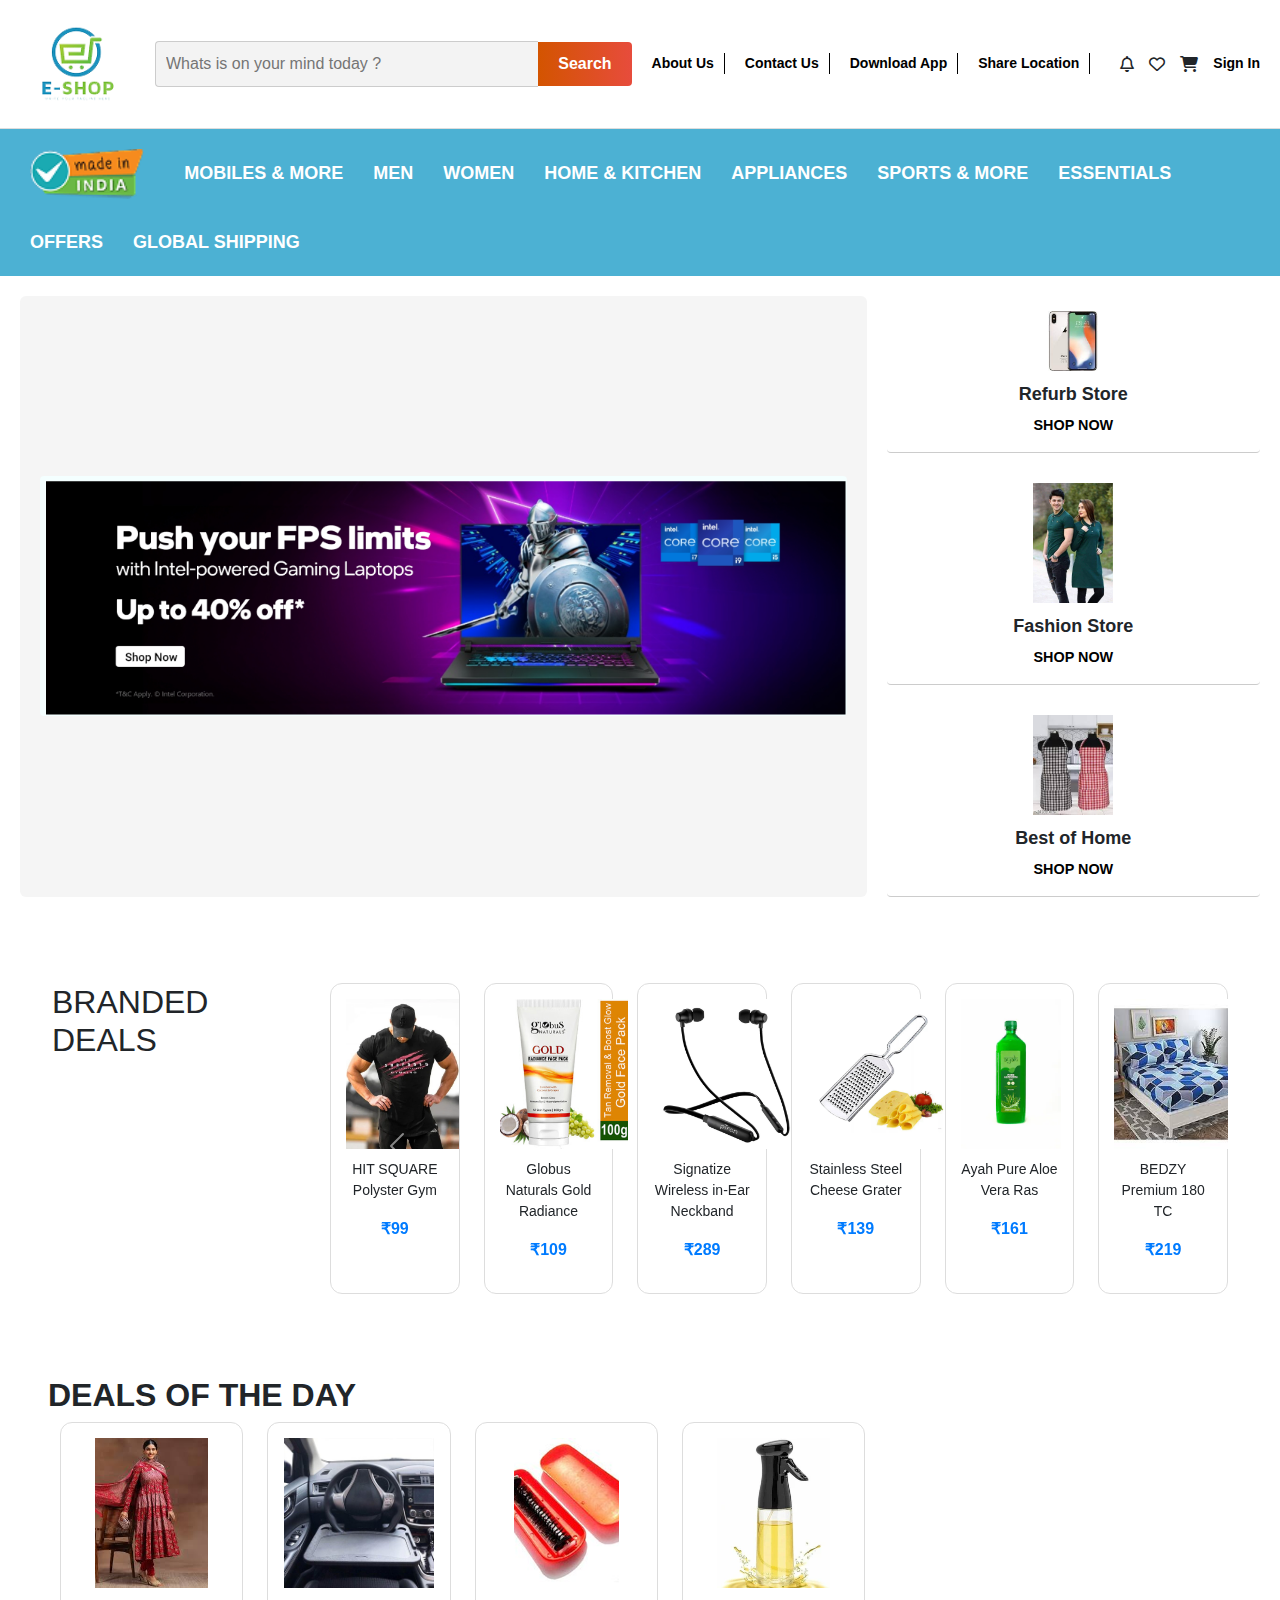
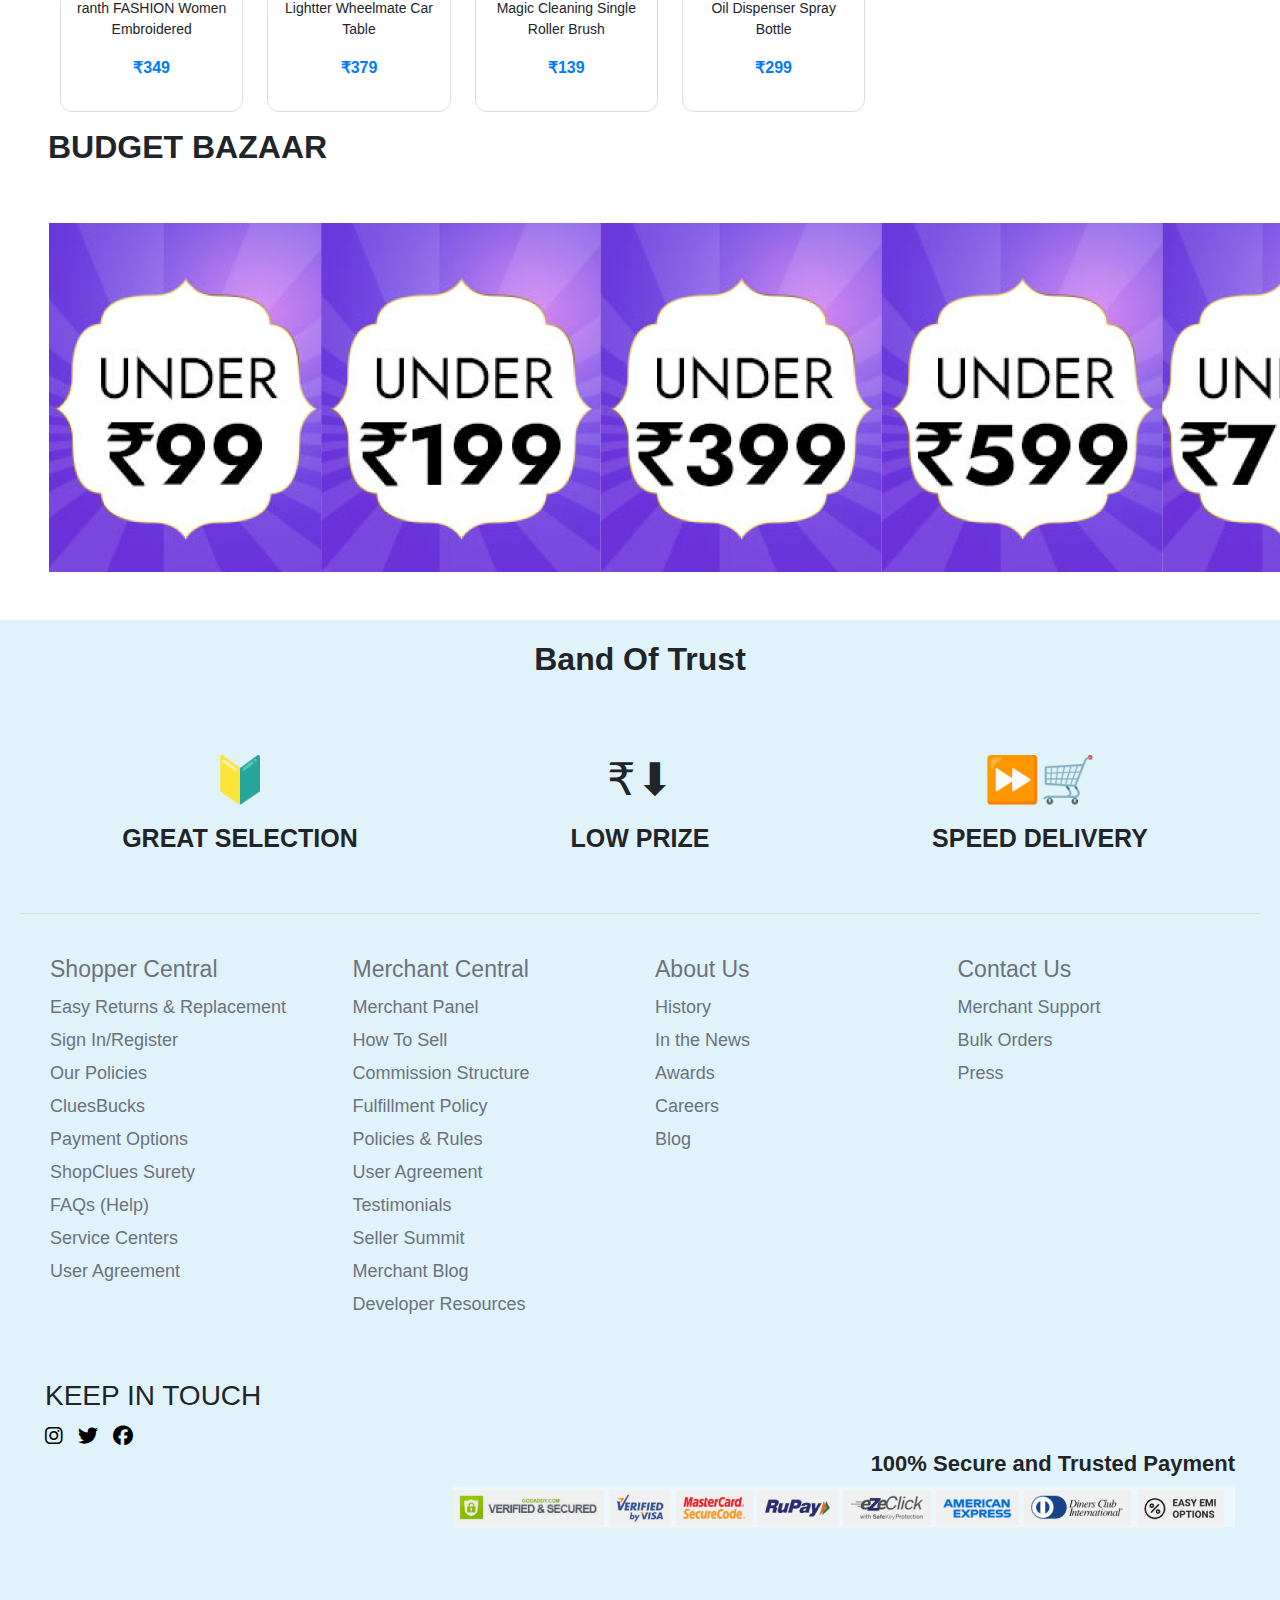
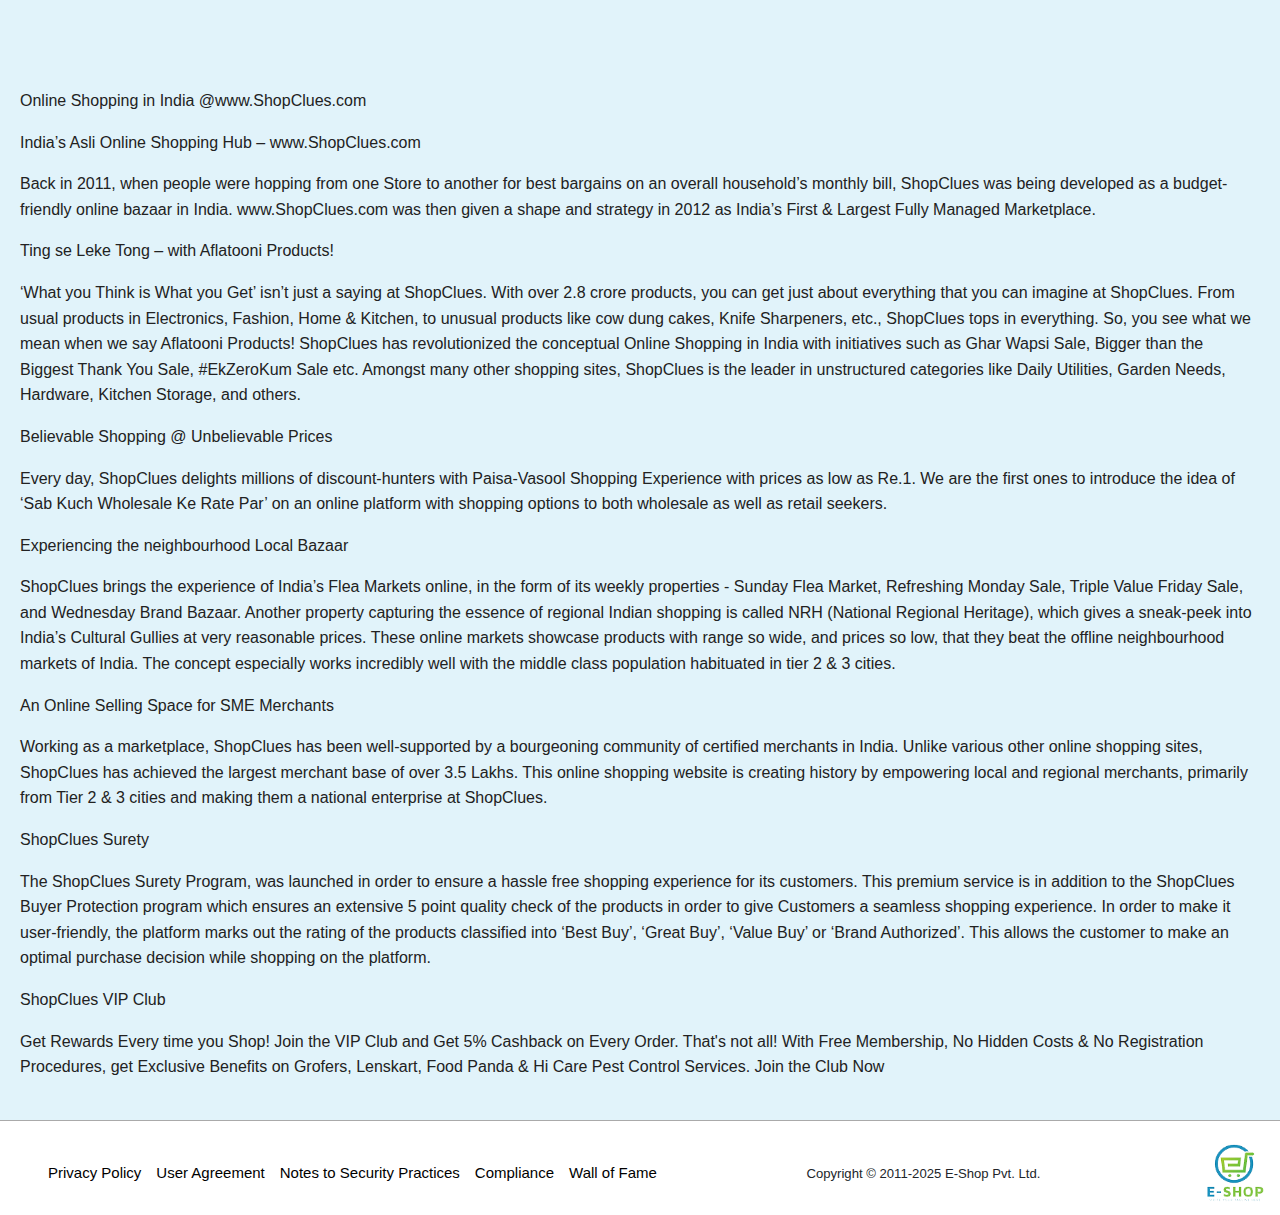
<file: html/index.html>
<!DOCTYPE html>
<html lang="en">
<head>
    <meta charset="UTF-8">
    <meta name="viewport" content="width=device-width, initial-scale=1.0">
    <title>E-SHOP</title>
    <link href="https://cdn.jsdelivr.net/npm/bootstrap@5.3.3/dist/css/bootstrap.min.css" rel="stylesheet">
    <link rel="stylesheet" href="https://cdnjs.cloudflare.com/ajax/libs/font-awesome/6.4.0/css/all.min.css">
    <link rel="stylesheet" href="../css/index.css" />
</head>
<body>
    <!-- HEADER -->
  <header>
    <!-- Logo -->
    <div class="logo">
      <img src="../images/image.png" alt="Logo">
    </div>

    <!-- Search -->
    <div class="search-bar">
      <input type="text" placeholder="Whats is on your mind today ?">
      <button>Search</button>
    </div>

    <!-- Navigation + Icons -->
    <nav>
      <a href="about.html">About Us</a>
      <a href="contact.html">Contact Us</a>
      <a href="#">Download App</a>
      <a href="#">Share Location</a>

      <div class="icons">
        <i class="fa-regular fa-bell"></i>
        <i class="fa-regular fa-heart"></i>
        <i class="fa-solid fa-cart-shopping"></i>
        <a href="#"><strong>Sign In</strong></a>
      </div>
    </nav>
  </header>

  <!-- CATEGORY NAVIGATION -->
  <div class="category-nav">
    <img src="../images/image 1dd.png" alt="Made in India">
    <a href="allmobile.html">MOBILES & MORE</a>
    <a href="#">MEN</a>
    <a href="#">WOMEN</a>
    <a href="#">HOME & KITCHEN</a>
    <a href="#">APPLIANCES</a>
    <a href="#">SPORTS & MORE</a>
    <a href="#">ESSENTIALS</a>
    <a href="#">OFFERS</a>
    <a href="#">GLOBAL SHIPPING</a>
  </div>

    <section class="promo-section">
    <div class="promo-container">
      <!-- Left Big Banner -->
      <div class="big-banner">
        <div class="banner-image">
          <img id="bannerImg" src="../images/home1.png" alt="Smartphones">
        </div>
      </div>

      <!-- Right Categories -->
      <div class="categories">
        <div class="category-card">
          <img src="../images/mobile.jpeg" alt="Refurb">
          <p class="title">Refurb Store</p>
          <a href="mobile.html">SHOP NOW</a>
        </div>
        <div class="category-card">
          <img src="../images/dress.jpg" alt="Fashion">
          <p class="title">Fashion Store</p>
          <a href="#">SHOP NOW</a>
        </div>
        <div class="category-card">
          <img src="../images/april.jpeg" alt="Home">
          <p class="title">Best of Home</p>
          <a href="#">SHOP NOW</a>
        </div>
      </div>
    </div>
  </section>

  <div class="container py-5">
  <h2 class="mb-4">BRANDED DEALS</h2>

  <div id="productCarousel" class="carousel slide" data-bs-ride="carousel">
    <div class="carousel-inner">

      <!-- Slide 1 -->
      <div class="carousel-item active">
        <div class="row">
          <div class="col-md-2 col-sm-6 mb-3">
            <a href="#" class="product-card1">
              <img src="../images/gym.webp" alt="Product">
              <p class="product-name1">HIT SQUARE Polyster Gym</p>
              <p class="product-price1">₹99</p>
            </a>
          </div>
          <div class="col-md-2 col-sm-6 mb-3">
            <a href="gold.html" class="product-card1">
              <img src="../images/hdh.png" alt="Product">
              <p class="product-name1">Globus Naturals Gold Radiance</p>
              <p class="product-price1">₹109</p>
            </a>
          </div>
          <div class="col-md-2 col-sm-6 mb-3">
            <a href="#" class="product-card1">
              <img src="../images/headphone.webp" alt="Product">
              <p class="product-name1">Signatize Wireless in-Ear Neckband</p>
              <p class="product-price1">₹289</p>
            </a>
          </div>
          <div class="col-md-2 col-sm-6 mb-3">
            <a href="#" class="product-card1">
              <img src="../images/steel.jpg" alt="Product">
              <p class="product-name1">Stainless Steel Cheese Grater</p>
              <p class="product-price1">₹139</p>
            </a>
          </div>
           <div class="col-md-2 col-sm-6 mb-3">
            <a href="#" class="product-card1">
              <img src="../images/ayah.webp" alt="Product">
              <p class="product-name1">Ayah Pure Aloe Vera Ras</p>
              <p class="product-price1">₹161</p>
            </a>
          </div>
           <div class="col-md-2 col-sm-6 mb-3">
            <a href="#" class="product-card1">
              <img src="../images/bed.jpeg" alt="Product">
              <p class="product-name1">BEDZY Premium 180 TC</p>
              <p class="product-price1">₹219</p>
            </a>
          </div>
        </div>
      </div>

      <!-- Slide 2 -->
      <div class="carousel-item">
        <div class="row">
          <div class="col-md-2 col-sm-6 mb-3">
            <a href="#" class="product-card1">
              <img src="../images/charger.webp" alt="Product">
              <p class="product-name1">TP TROOPSFast Charger Fusion Charge</p>
              <p class="product-price1">₹99</p>
            </a>
          </div>
          <div class="col-md-2 col-sm-6 mb-3">
            <a href="#" class="product-card1">
              <img src="../images/plier.webp" alt="Product">
              <p class="product-name1">Best Quality Combination Plier 8</p>
              <p class="product-price1">₹99</p>
            </a>
          </div>
          <div class="col-md-2 col-sm-6 mb-3">
            <a href="#" class="product-card1">
              <img src="../images/glass.webp" alt="Product">
              <p class="product-name1">UV Protection, Riding Glasses</p>
              <p class="product-price1">₹169</p>
            </a>
          </div>
          <div class="col-md-2 col-sm-6 mb-3">
            <a href="#" class="product-card1">
              <img src="../images/watch.jpg" alt="Product">
              <p class="product-name1">Miss Perfect Analog Watch</p>
              <p class="product-price1">₹249</p>
            </a>
          </div>
           <div class="col-md-2 col-sm-6 mb-3">
            <a href="#" class="product-card1">
              <img src="../images/mackup.jpeg" alt="Product">
              <p class="product-name1">Lotus Make-Up Botanical Spf - 25</p>
              <p class="product-price1">₹289</p>
            </a>
          </div>
           <div class="col-md-2 col-sm-6 mb-3">
            <a href="#" class="product-card1">
              <img src="../images/green.webp" alt="Product">
              <p class="product-name1">PrintCultr Soild Men Round Neck Polyester Dark Green T-Shirt</p>
              <p class="product-price1">₹99</p>
            </a>
          </div>
        </div>
      </div>
    </div>

    <!-- Controls -->
    <button class="carousel-control-prev" type="button" data-bs-target="#productCarousel" data-bs-slide="prev">
      <span class="carousel-control-prev-icon"></span>
    </button>
    <button class="carousel-control-next" type="button" data-bs-target="#productCarousel" data-bs-slide="next">
      <span class="carousel-control-next-icon"></span>
    </button>
  </div>
</div>

<!-- Bootstrap JS -->
<script src="https://cdn.jsdelivr.net/npm/bootstrap@5.3.2/dist/js/bootstrap.bundle.min.js"></script>

    <h2 class="fw-bold ms-5">DEALS OF THE DAY</h2>
        <div class="row ms-5">
          <div class="col-md-2 col-sm-6 mb-3">
            <a href="#" class="product-card1">
              <img src="../images/churidar.jpeg" alt="Product">
              <p class="product-name1">ranth FASHION Women Embroidered</p>
              <p class="product-price1">₹349</p>
            </a>
          </div>
          <div class="col-md-2 col-sm-6 mb-3">
            <a href="#" class="product-card1">
              <img src="../images/car.jpg" alt="Product">
              <p class="product-name1">Lightter Wheelmate Car Table</p>
              <p class="product-price1">₹379</p>
            </a>
          </div>
          <div class="col-md-2 col-sm-6 mb-3">
            <a href="#" class="product-card1">
              <img src="../images/image jjj.png" alt="Product">
              <p class="product-name1">Magic Cleaning Single Roller Brush </p>
              <p class="product-price1">₹139</p>
            </a>
          </div>
          <div class="col-md-2 col-sm-6 mb-3">
            <a href="#" class="product-card1">
              <img src="../images/oil.webp" alt="Product">
              <p class="product-name1">Oil Dispenser Spray Bottle</p>
              <p class="product-price1">₹299</p>
            </a>
          </div>
        </div>
      </div>
    </div>

    <h2 class="fw-bold ms-5">BUDGET BAZAAR</h2>
    <img src="../images/rate.png" alt="rate" class="m-5">

  <footer>
    <div class="top">
    <!-- Top Band -->
  <h2 class="fw-bold text-center">Band Of Trust</h2>   
  <section class="trust-band">
    <div class="trust-item">
      <div class="icon">🔰</div>
      <h3>GREAT SELECTION</h3>
    </div>
    <div class="trust-item">
      <div class="icon">₹⬇</div>
      <h3>LOW PRIZE</h3>
    </div>
    <div class="trust-item">
      <div class="icon">⏩🛒</div>
      <h3>SPEED DELIVERY</h3>
    </div>
  </section>

  <!-- Footer Links -->
  <div class="footer">
    <div class="footer-col">
      <h4>Shopper Central</h4>
      <ul>
        <li>Easy Returns & Replacement</li>
        <li>Sign In/Register</li>
        <li>Our Policies</li>
        <li>CluesBucks</li>
        <li>Payment Options</li>
        <li>ShopClues Surety</li>
        <li>FAQs (Help)</li>
        <li>Service Centers</li>
        <li>User Agreement</li>
      </ul>
    </div>

    <div class="footer-col">
      <h4>Merchant Central</h4>
      <ul>
        <li>Merchant Panel</li>
        <li>How To Sell</li>
        <li>Commission Structure</li>
        <li>Fulfillment Policy</li>
        <li>Policies & Rules</li>
        <li>User Agreement</li>
        <li>Testimonials</li>
        <li>Seller Summit</li>
        <li>Merchant Blog</li>
        <li>Developer Resources</li>
      </ul>
    </div>

    <div class="footer-col">
      <h4>About Us</h4>
      <ul>
        <li>History</li>
        <li>In the News</li>
        <li>Awards</li>
        <li>Careers</li>
        <li>Blog</li>
      </ul>
    </div>

    <div class="footer-col">
      <h4>Contact Us</h4>
      <ul>
        <li>Merchant Support</li>
        <li>Bulk Orders</li>
        <li>Press</li>
      </ul>
    </div>
  </div>
    <!-- Top Section -->
     <div class="back">
      <div>
        <h3>KEEP IN TOUCH</h3>
        <div class="social-icons">
          <a href="#"><i class="fab fa-instagram"></i></a>
          <a href="#"><i class="fab fa-twitter"></i></a>
          <a href="#"><i class="fab fa-facebook"></i></a>
        </div>
      </div>

      <div class="payments">
        <h3>100% Secure and Trusted Payment</h3>
        <img src="../images/footer.png" alt="Payment Methods">
      </div>
    </div>

    <!-- Middle Content -->
    <div class="footer-content">
    <p>Online Shopping in India @www.ShopClues.com</p>
    <p>India’s Asli Online Shopping Hub – www.ShopClues.com</p>
    <p>Back in 2011, when people were hopping from one Store to another for best bargains on an overall household’s 
        monthly bill, ShopClues was being developed as a budget-friendly online bazaar in India. www.ShopClues.com was 
        then given a shape and strategy in 2012 as India’s First & Largest Fully Managed Marketplace.</p>
    <p>Ting se Leke Tong – with Aflatooni Products!</p>
    <p>‘What you Think is What you Get’ isn’t just a saying at ShopClues. With over 2.8 crore products, you can get 
        just about everything that you can imagine at ShopClues. From usual products in Electronics, Fashion, Home & Kitchen, 
        to unusual products like cow dung cakes, Knife Sharpeners, etc., ShopClues tops in everything. So, you see what we mean 
        when we say Aflatooni Products! ShopClues has revolutionized the conceptual Online Shopping in India with initiatives 
        such as Ghar Wapsi Sale, Bigger than the Biggest Thank You Sale, #EkZeroKum Sale etc. Amongst many other shopping sites, 
        ShopClues is the leader in unstructured categories like Daily Utilities, Garden Needs, Hardware, Kitchen Storage, and 
        others.</p>
    <p>Believable Shopping @ Unbelievable Prices</p>
    <p>Every day, ShopClues delights millions of discount-hunters with Paisa-Vasool Shopping Experience with prices as low as 
        Re.1. We are the first ones to introduce the idea of ‘Sab Kuch Wholesale Ke Rate Par’ on an online platform with shopping 
        options to both wholesale as well as retail seekers.</p>
    <p>Experiencing the neighbourhood Local Bazaar</p>
    <p>ShopClues brings the experience of India’s Flea Markets online, in the form of its weekly properties - Sunday Flea Market, 
        Refreshing Monday Sale, Triple Value Friday Sale, and Wednesday Brand Bazaar. Another property capturing the essence of 
        regional Indian shopping is called NRH (National Regional Heritage), which gives a sneak-peek into India’s Cultural 
        Gullies at very reasonable prices. These online markets showcase products with range so wide, and prices so low, that 
        they beat the offline neighbourhood markets of India. The concept especially works incredibly well with the middle class 
        population habituated in tier 2 & 3 cities.</p>
    <p>An Online Selling Space for SME Merchants</p>
    <p>Working as a marketplace, ShopClues has been well-supported by a bourgeoning community of certified merchants in India. 
        Unlike various other online shopping sites, ShopClues has achieved the largest merchant base of over 3.5 Lakhs. This 
        online shopping website is creating history by empowering local and regional merchants, primarily from Tier 2 & 3 cities 
        and making them a national enterprise at ShopClues.</p>
    <p>ShopClues Surety</p>
    <p>The ShopClues Surety Program, was launched in order to ensure a hassle free shopping experience for its customers. 
        This premium service is in addition to the ShopClues Buyer Protection program which ensures an extensive 5 point quality 
        check of the products in order to give Customers a seamless shopping experience. In order to make it user-friendly, 
        the platform marks out the rating of the products classified into ‘Best Buy’, ‘Great Buy’, ‘Value Buy’ or ‘Brand 
        Authorized’. This allows the customer to make an optimal purchase decision while shopping on the platform.</p>
    <p>ShopClues VIP Club</p>
    <p>Get Rewards Every time you Shop! Join the VIP Club and Get 5% Cashback on Every Order. That's not all! With Free 
        Membership, No Hidden Costs & No Registration Procedures, get Exclusive Benefits on Grofers, Lenskart, Food Panda & 
        Hi Care Pest Control Services. Join the Club Now
      </p>
    </div>
    </div>

    <!-- Bottom Section -->
    <div class="footer-bottom ps-5">
      <div class="footer-links">
        <a href="#">Privacy Policy</a>
        <a href="#">User Agreement</a>
        <a href="#">Notes to Security Practices</a>
        <a href="#">Compliance</a>
        <a href="#">Wall of Fame</a>
      </div>
      <div>
        <small>Copyright © 2011-2025 E-Shop Pvt. Ltd.</small>
      </div>
      <div class="footer-logo">
        <img src="../images/image.png" alt="E-Shop Logo">
      </div>
    </div>
  </div>

  <script>
    // List of banner images to rotate
const images = [
  '../images/home1.png',
  '../images/home2.png',
  '../images/home3.png',
  '../images/home4.png'
];

let index = 0;
const imgElement = document.getElementById('bannerImg');

setInterval(() => {
  index = (index + 1) % images.length;
  imgElement.style.opacity = 0;             // fade out
  setTimeout(() => {
    imgElement.src = images[index];
    imgElement.style.opacity = 1;           // fade in
  }, 300);
}, 3000); // changes every 3 seconds

</script>

</body>
</html>
</file>
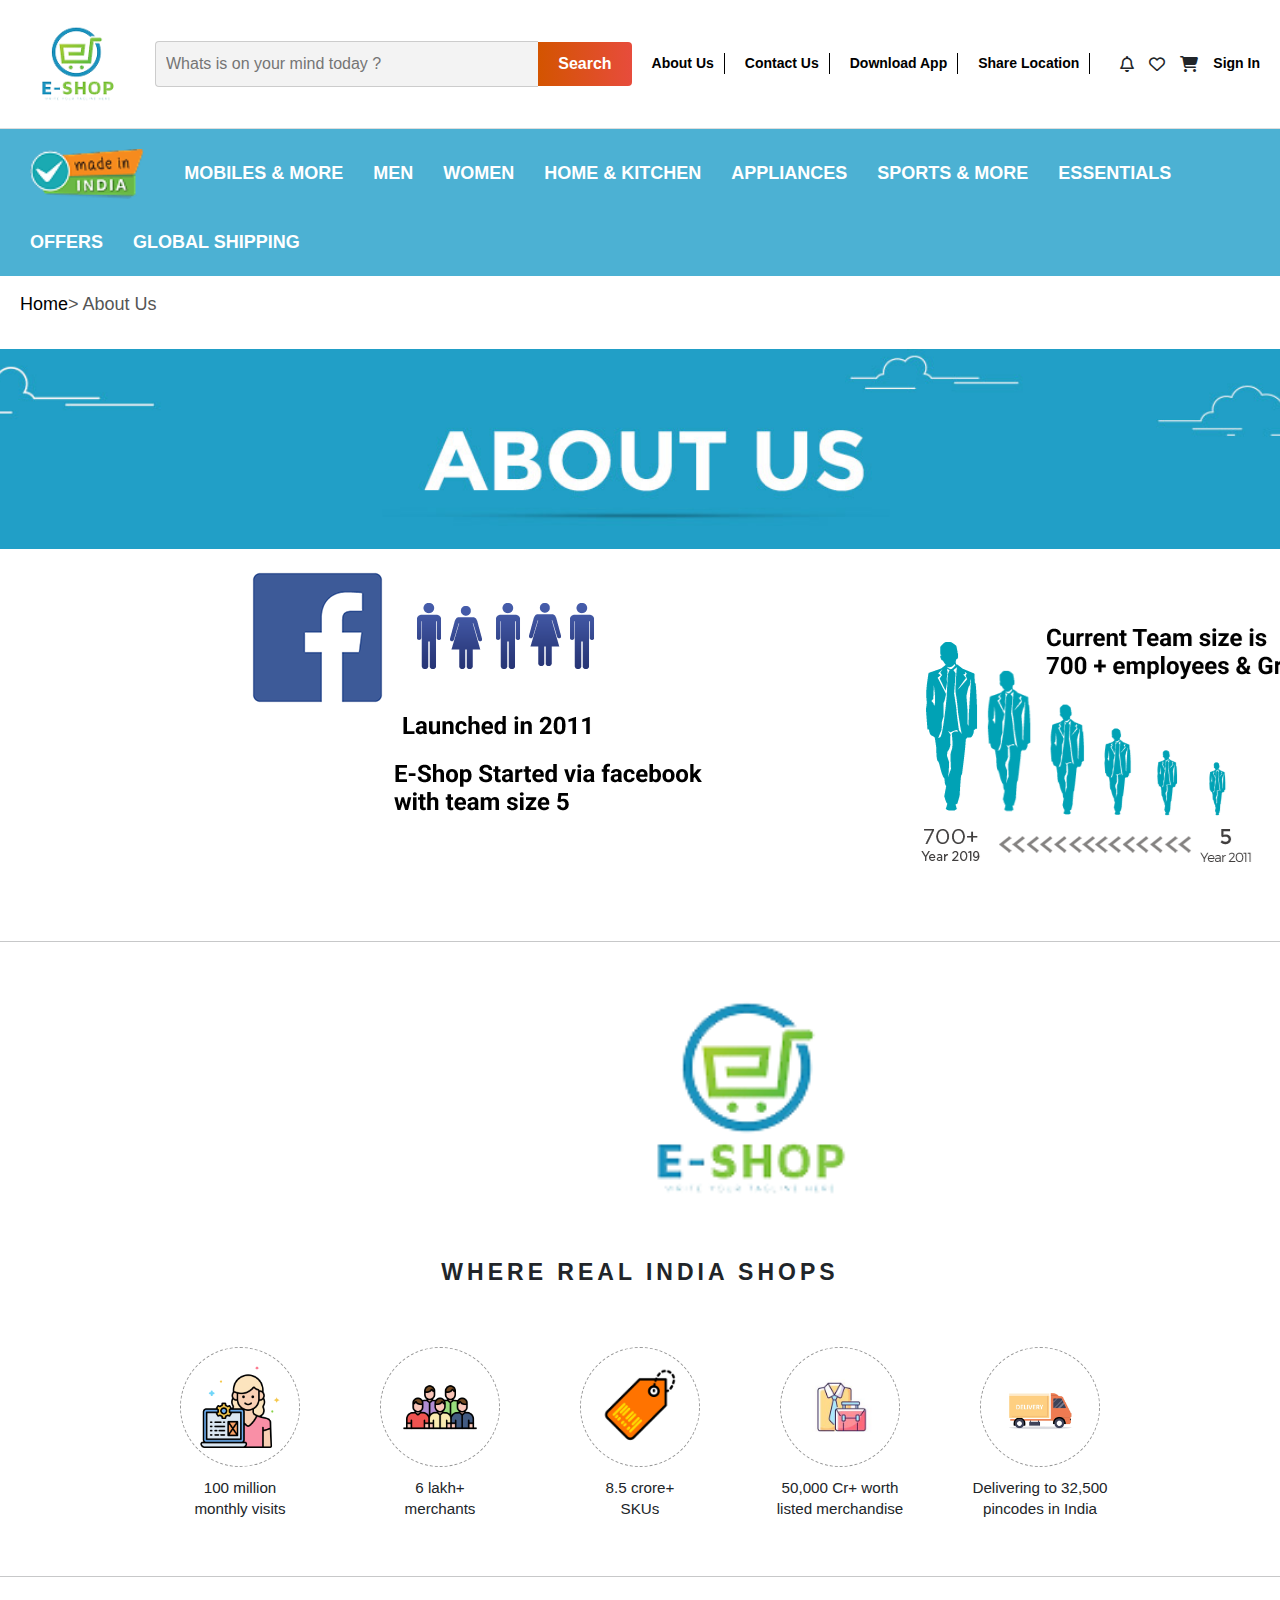
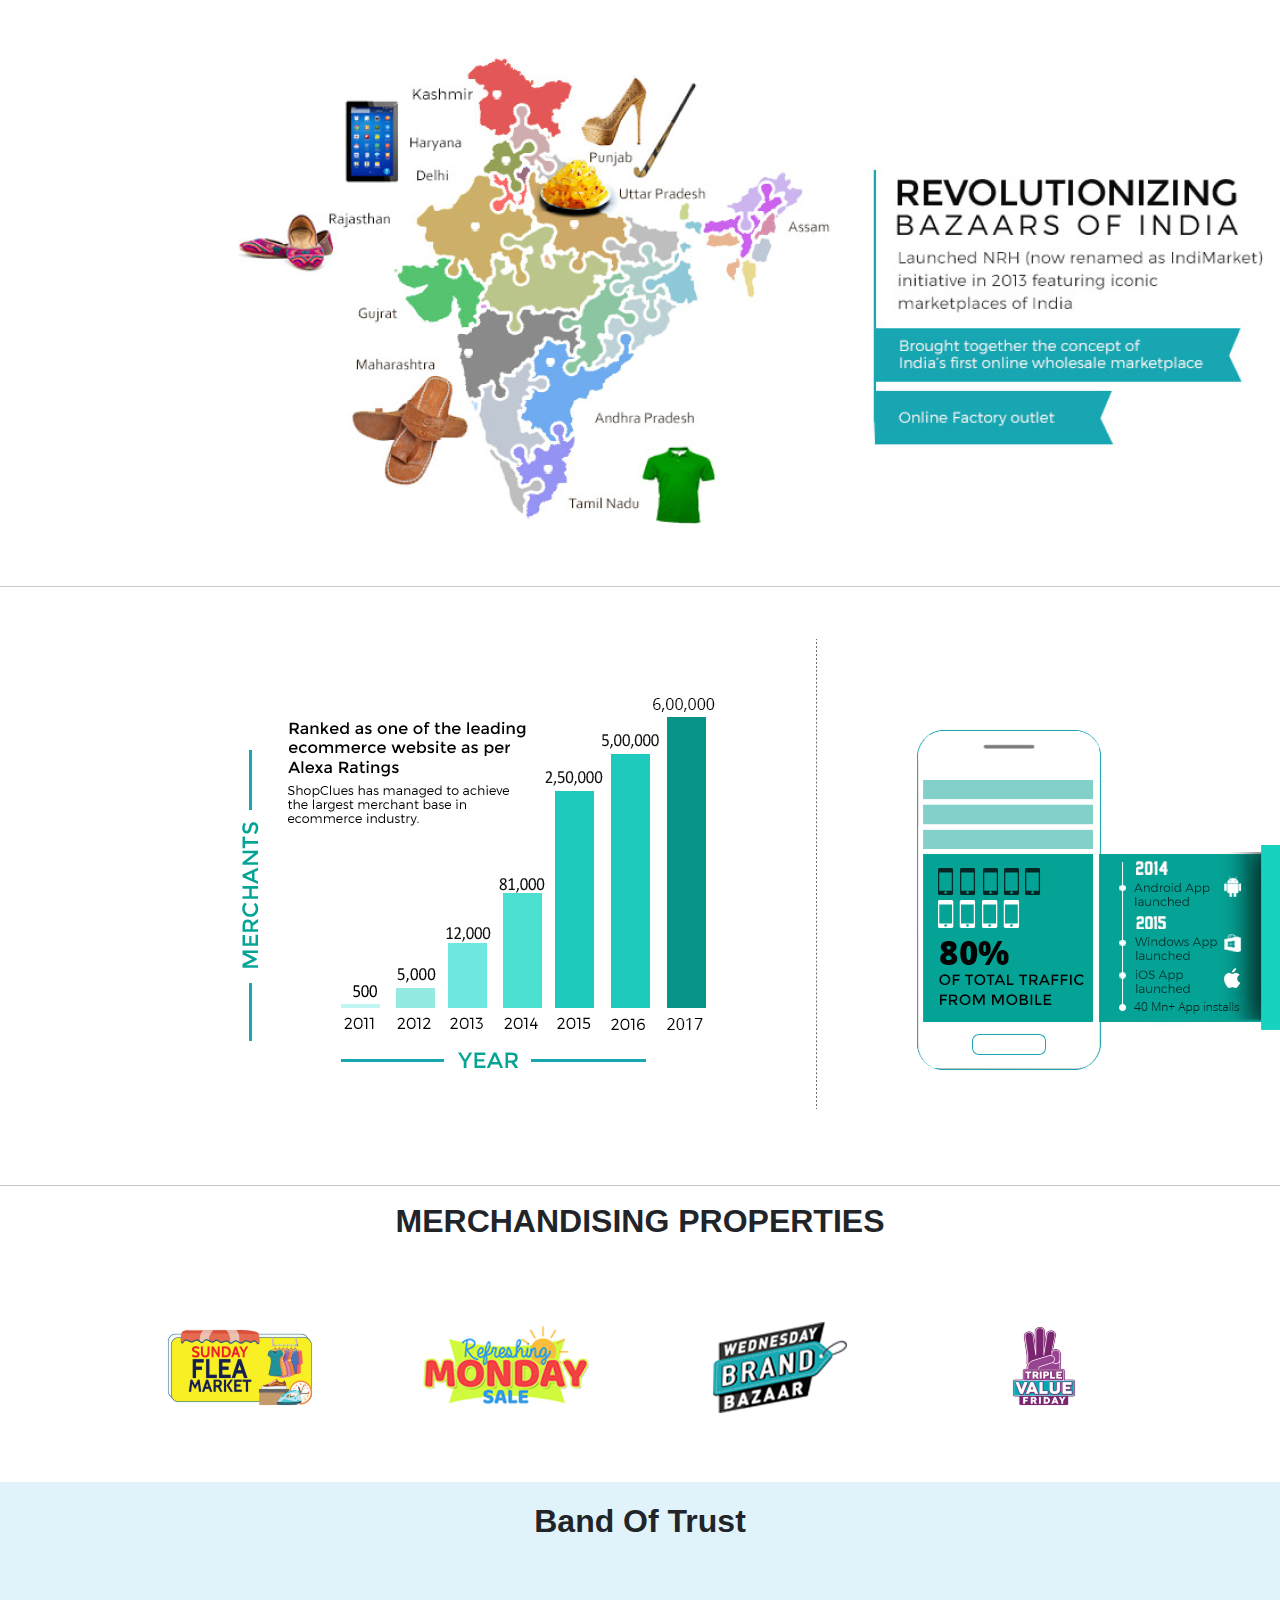
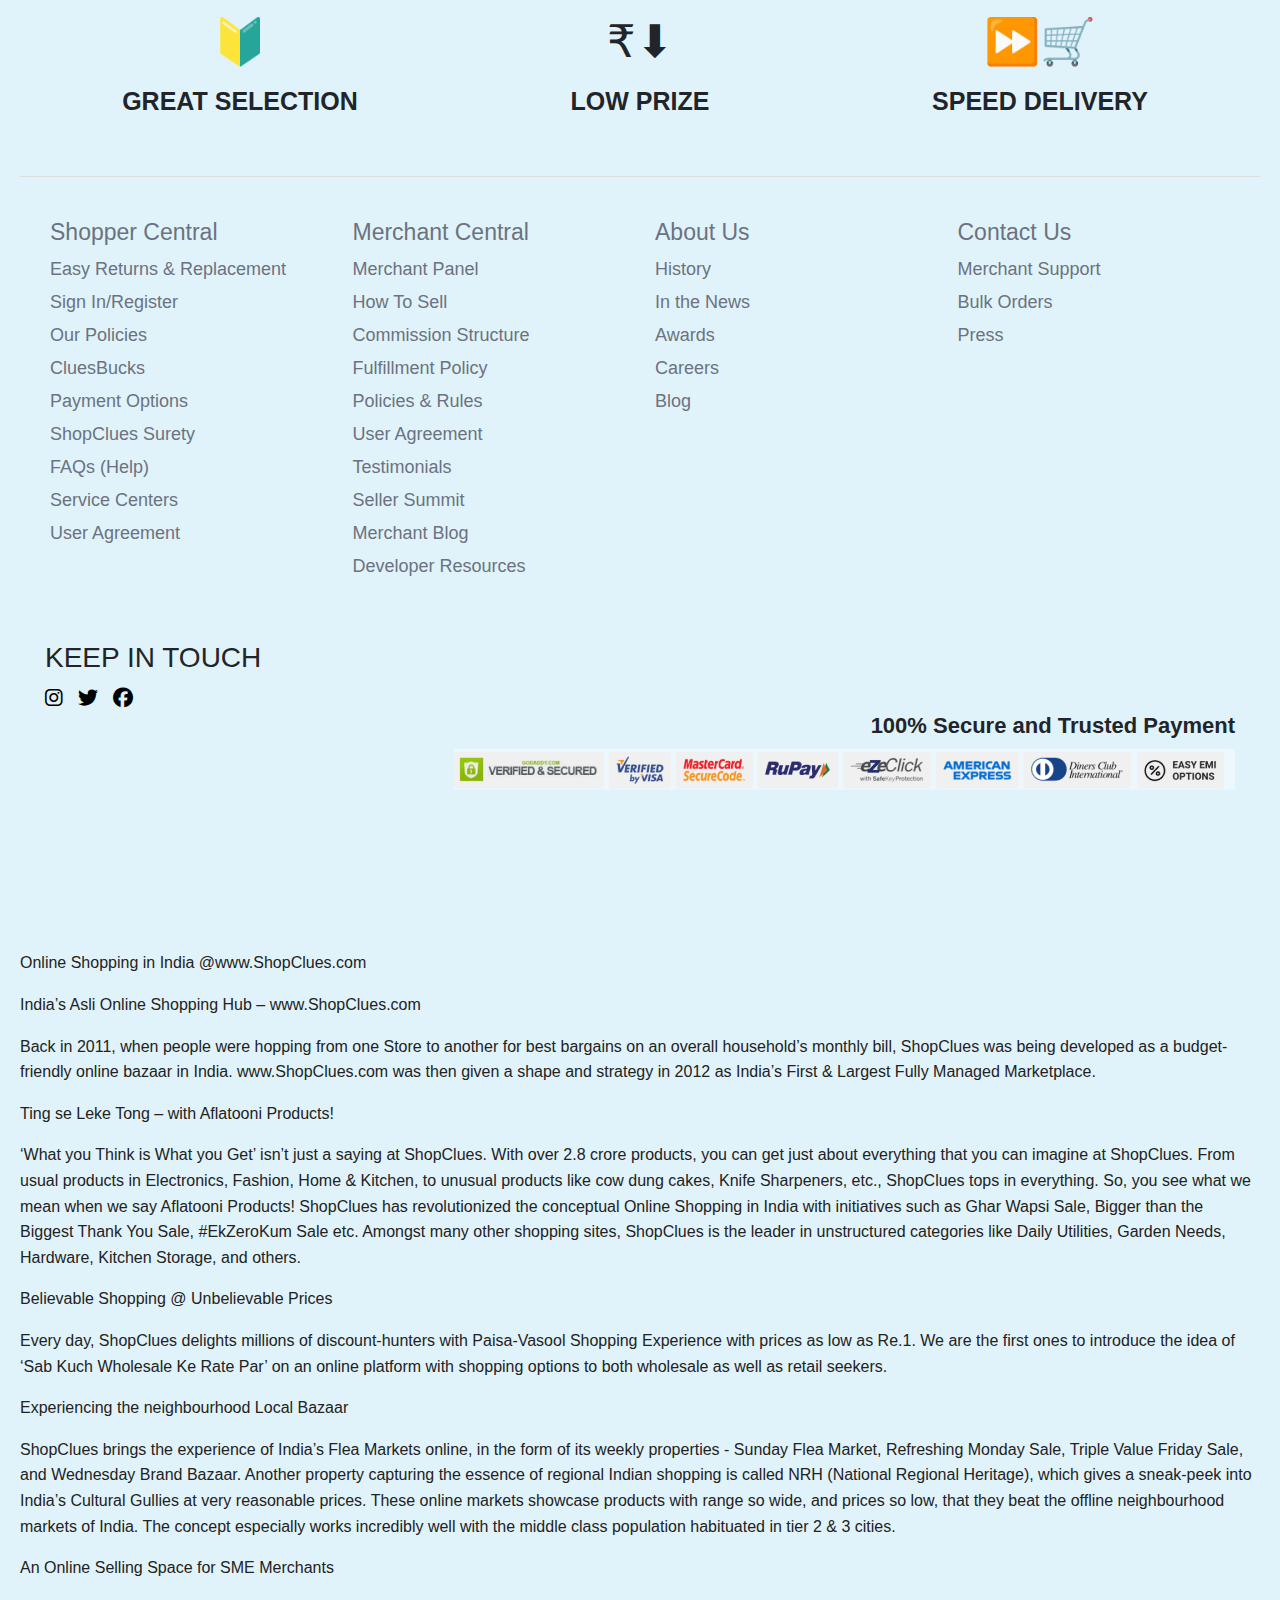
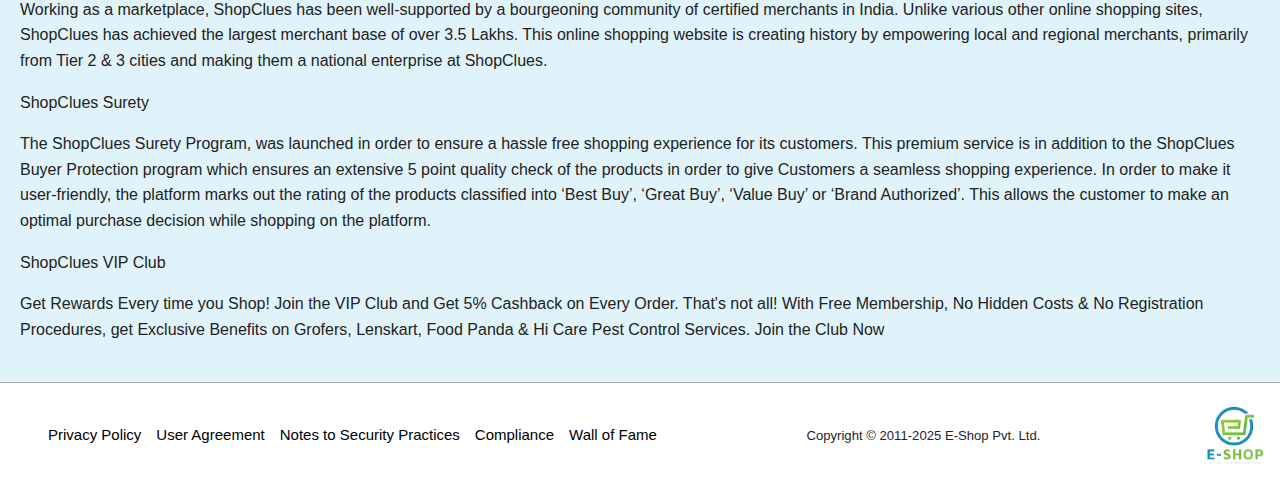
<file: html/about.html>
<!DOCTYPE html>
<html lang="en">
<head>
    <meta charset="UTF-8">
    <meta name="viewport" content="width=device-width, initial-scale=1.0">
    <title>About Us</title>
    <link href="https://cdn.jsdelivr.net/npm/bootstrap@5.3.3/dist/css/bootstrap.min.css" rel="stylesheet">
    <link rel="stylesheet" href="https://cdnjs.cloudflare.com/ajax/libs/font-awesome/6.4.0/css/all.min.css">
    <link rel="stylesheet" href="../css/index.css" />
</head>
<body>
    <!-- HEADER -->
  <header>
    <!-- Logo -->
    <div class="logo">
      <img src="../images/image.png" alt="Logo">
    </div>

    <!-- Search -->
    <div class="search-bar">
      <input type="text" placeholder="Whats is on your mind today ?">
      <button>Search</button>
    </div>

    <!-- Navigation + Icons -->
    <nav>
      <a href="about.html">About Us</a>
      <a href="contact.html">Contact Us</a>
      <a href="#">Download App</a>
      <a href="#">Share Location</a>

      <div class="icons">
        <i class="fa-regular fa-bell"></i>
        <i class="fa-regular fa-heart"></i>
        <i class="fa-solid fa-cart-shopping"></i>
        <a href="#"><strong>Sign In</strong></a>
      </div>
    </nav>
  </header>

  <!-- CATEGORY NAVIGATION -->
  <div class="category-nav">
    <img src="../images/image 1dd.png" alt="Made in India">
    <a href="allmobile.html">MOBILES & MORE</a>
    <a href="#">MEN</a>
    <a href="#">WOMEN</a>
    <a href="#">HOME & KITCHEN</a>
    <a href="#">APPLIANCES</a>
    <a href="#">SPORTS & MORE</a>
    <a href="#">ESSENTIALS</a>
    <a href="#">OFFERS</a>
    <a href="#">GLOBAL SHIPPING</a>
  </div>

  <!-- BREADCRUMB -->
  <div class="breadcrumb">
    <a href="index.html">Home</a> > About Us
  </div>

  <!-- ABOUT US BANNER -->
  <div class="about-banner">
  </div>

  <div>
    <img src="../images/about 1.png" alt="About Us Banner">
  </div>
  <hr>

  <div class="about-logo">
  <img src="../images/image.png" alt="E-Shop Logo">
  <h2>WHERE REAL INDIA SHOPS</h2>
  </div>
  <section class="stats">
  <div class="stat-item">
    <div class="circle">
      <img src="../images/women.png" alt="Monthly Visits">
    </div>
    <p>100 million<br>monthly visits</p>
  </div>

  <div class="stat-item">
    <div class="circle">
      <img src="../images/groupabout.png" alt="Merchants">
    </div>
    <p>6 lakh+<br>merchants</p>
  </div>

  <div class="stat-item">
    <div class="circle">
      <img src="../images/tag.jpg" alt="SKUs">
    </div>
    <p>8.5 crore+<br>SKUs</p>
  </div>

  <div class="stat-item">
    <div class="circle">
      <img src="../images/bag.jpg" alt="Merchandise">
    </div>
    <p>50,000 Cr+ worth<br>listed merchandise</p>
  </div>

  <div class="stat-item">
    <div class="circle">
      <img src="../images/delivery.png" alt="Delivery">
    </div>
    <p>Delivering to 32,500<br>pincodes in India</p>
  </div>
</section>
<hr>

<div>
    <img src="../images/about 2.png" alt="About Us Banner">
</div>
<hr>

<div>
    <img src="../images/about 3.png" alt="About Us Banner">
</div>
<hr>
<h2 class="fw-bold text-center">MERCHANDISING PROPERTIES</h2>
<div class="d-flex justify-content-center p-5">
    <img src="../images/image 38.png" alt="logo 1">
    <img src="../images/image 39.png" alt="logo 2">
    <img src="../images/image 40.png" alt="logo 3">
    <img src="../images/image 41.png" alt="logo 4">
</div>

  <footer>
    <div class="top">
    <!-- Top Band -->
  <h2 class="fw-bold text-center">Band Of Trust</h2>   
  <section class="trust-band">
    <div class="trust-item">
      <div class="icon">🔰</div>
      <h3>GREAT SELECTION</h3>
    </div>
    <div class="trust-item">
      <div class="icon">₹⬇</div>
      <h3>LOW PRIZE</h3>
    </div>
    <div class="trust-item">
      <div class="icon">⏩🛒</div>
      <h3>SPEED DELIVERY</h3>
    </div>
  </section>

  <!-- Footer Links -->
  <div class="footer">
    <div class="footer-col">
      <h4>Shopper Central</h4>
      <ul>
        <li>Easy Returns & Replacement</li>
        <li>Sign In/Register</li>
        <li>Our Policies</li>
        <li>CluesBucks</li>
        <li>Payment Options</li>
        <li>ShopClues Surety</li>
        <li>FAQs (Help)</li>
        <li>Service Centers</li>
        <li>User Agreement</li>
      </ul>
    </div>

    <div class="footer-col">
      <h4>Merchant Central</h4>
      <ul>
        <li>Merchant Panel</li>
        <li>How To Sell</li>
        <li>Commission Structure</li>
        <li>Fulfillment Policy</li>
        <li>Policies & Rules</li>
        <li>User Agreement</li>
        <li>Testimonials</li>
        <li>Seller Summit</li>
        <li>Merchant Blog</li>
        <li>Developer Resources</li>
      </ul>
    </div>

    <div class="footer-col">
      <h4>About Us</h4>
      <ul>
        <li>History</li>
        <li>In the News</li>
        <li>Awards</li>
        <li>Careers</li>
        <li>Blog</li>
      </ul>
    </div>

    <div class="footer-col">
      <h4>Contact Us</h4>
      <ul>
        <li>Merchant Support</li>
        <li>Bulk Orders</li>
        <li>Press</li>
      </ul>
    </div>
  </div>
    <!-- Top Section -->
     <div class="back">
      <div>
        <h3>KEEP IN TOUCH</h3>
        <div class="social-icons">
          <a href="#"><i class="fab fa-instagram"></i></a>
          <a href="#"><i class="fab fa-twitter"></i></a>
          <a href="#"><i class="fab fa-facebook"></i></a>
        </div>
      </div>

      <div class="payments">
        <h3>100% Secure and Trusted Payment</h3>
        <img src="../images/footer.png" alt="Payment Methods">
      </div>
    </div>

    <!-- Middle Content -->
    <div class="footer-content">
    <p>Online Shopping in India @www.ShopClues.com</p>
    <p>India’s Asli Online Shopping Hub – www.ShopClues.com</p>
    <p>Back in 2011, when people were hopping from one Store to another for best bargains on an overall household’s 
        monthly bill, ShopClues was being developed as a budget-friendly online bazaar in India. www.ShopClues.com was 
        then given a shape and strategy in 2012 as India’s First & Largest Fully Managed Marketplace.</p>
    <p>Ting se Leke Tong – with Aflatooni Products!</p>
    <p>‘What you Think is What you Get’ isn’t just a saying at ShopClues. With over 2.8 crore products, you can get 
        just about everything that you can imagine at ShopClues. From usual products in Electronics, Fashion, Home & Kitchen, 
        to unusual products like cow dung cakes, Knife Sharpeners, etc., ShopClues tops in everything. So, you see what we mean 
        when we say Aflatooni Products! ShopClues has revolutionized the conceptual Online Shopping in India with initiatives 
        such as Ghar Wapsi Sale, Bigger than the Biggest Thank You Sale, #EkZeroKum Sale etc. Amongst many other shopping sites, 
        ShopClues is the leader in unstructured categories like Daily Utilities, Garden Needs, Hardware, Kitchen Storage, and 
        others.</p>
    <p>Believable Shopping @ Unbelievable Prices</p>
    <p>Every day, ShopClues delights millions of discount-hunters with Paisa-Vasool Shopping Experience with prices as low as 
        Re.1. We are the first ones to introduce the idea of ‘Sab Kuch Wholesale Ke Rate Par’ on an online platform with shopping 
        options to both wholesale as well as retail seekers.</p>
    <p>Experiencing the neighbourhood Local Bazaar</p>
    <p>ShopClues brings the experience of India’s Flea Markets online, in the form of its weekly properties - Sunday Flea Market, 
        Refreshing Monday Sale, Triple Value Friday Sale, and Wednesday Brand Bazaar. Another property capturing the essence of 
        regional Indian shopping is called NRH (National Regional Heritage), which gives a sneak-peek into India’s Cultural 
        Gullies at very reasonable prices. These online markets showcase products with range so wide, and prices so low, that 
        they beat the offline neighbourhood markets of India. The concept especially works incredibly well with the middle class 
        population habituated in tier 2 & 3 cities.</p>
    <p>An Online Selling Space for SME Merchants</p>
    <p>Working as a marketplace, ShopClues has been well-supported by a bourgeoning community of certified merchants in India. 
        Unlike various other online shopping sites, ShopClues has achieved the largest merchant base of over 3.5 Lakhs. This 
        online shopping website is creating history by empowering local and regional merchants, primarily from Tier 2 & 3 cities 
        and making them a national enterprise at ShopClues.</p>
    <p>ShopClues Surety</p>
    <p>The ShopClues Surety Program, was launched in order to ensure a hassle free shopping experience for its customers. 
        This premium service is in addition to the ShopClues Buyer Protection program which ensures an extensive 5 point quality 
        check of the products in order to give Customers a seamless shopping experience. In order to make it user-friendly, 
        the platform marks out the rating of the products classified into ‘Best Buy’, ‘Great Buy’, ‘Value Buy’ or ‘Brand 
        Authorized’. This allows the customer to make an optimal purchase decision while shopping on the platform.</p>
    <p>ShopClues VIP Club</p>
    <p>Get Rewards Every time you Shop! Join the VIP Club and Get 5% Cashback on Every Order. That's not all! With Free 
        Membership, No Hidden Costs & No Registration Procedures, get Exclusive Benefits on Grofers, Lenskart, Food Panda & 
        Hi Care Pest Control Services. Join the Club Now
      </p>
    </div>
    </div>

    <!-- Bottom Section -->
    <div class="footer-bottom ps-5">
      <div class="footer-links">
        <a href="#">Privacy Policy</a>
        <a href="#">User Agreement</a>
        <a href="#">Notes to Security Practices</a>
        <a href="#">Compliance</a>
        <a href="#">Wall of Fame</a>
      </div>
      <div>
        <small>Copyright © 2011-2025 E-Shop Pvt. Ltd.</small>
      </div>
      <div class="footer-logo">
        <img src="../images/image.png" alt="E-Shop Logo">
      </div>
    </div>
  </div>

</body>
</html>
</file>
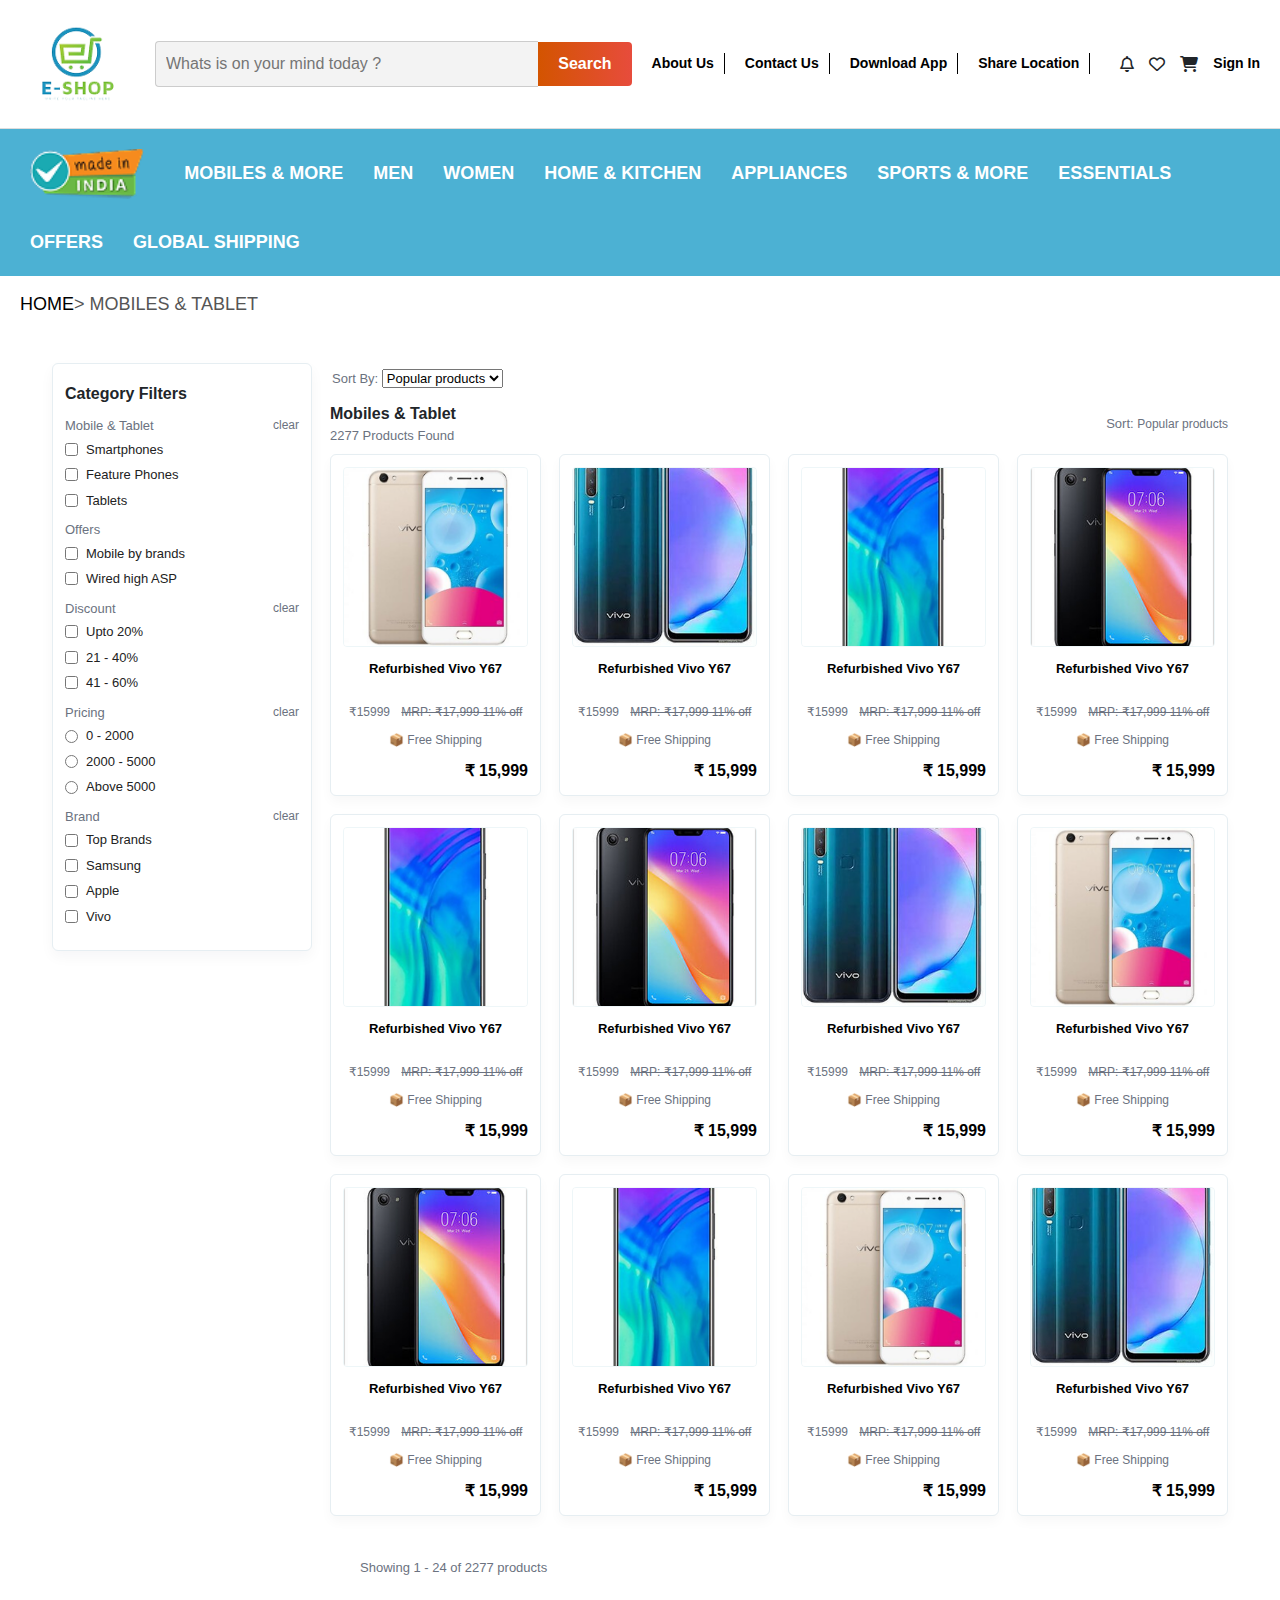
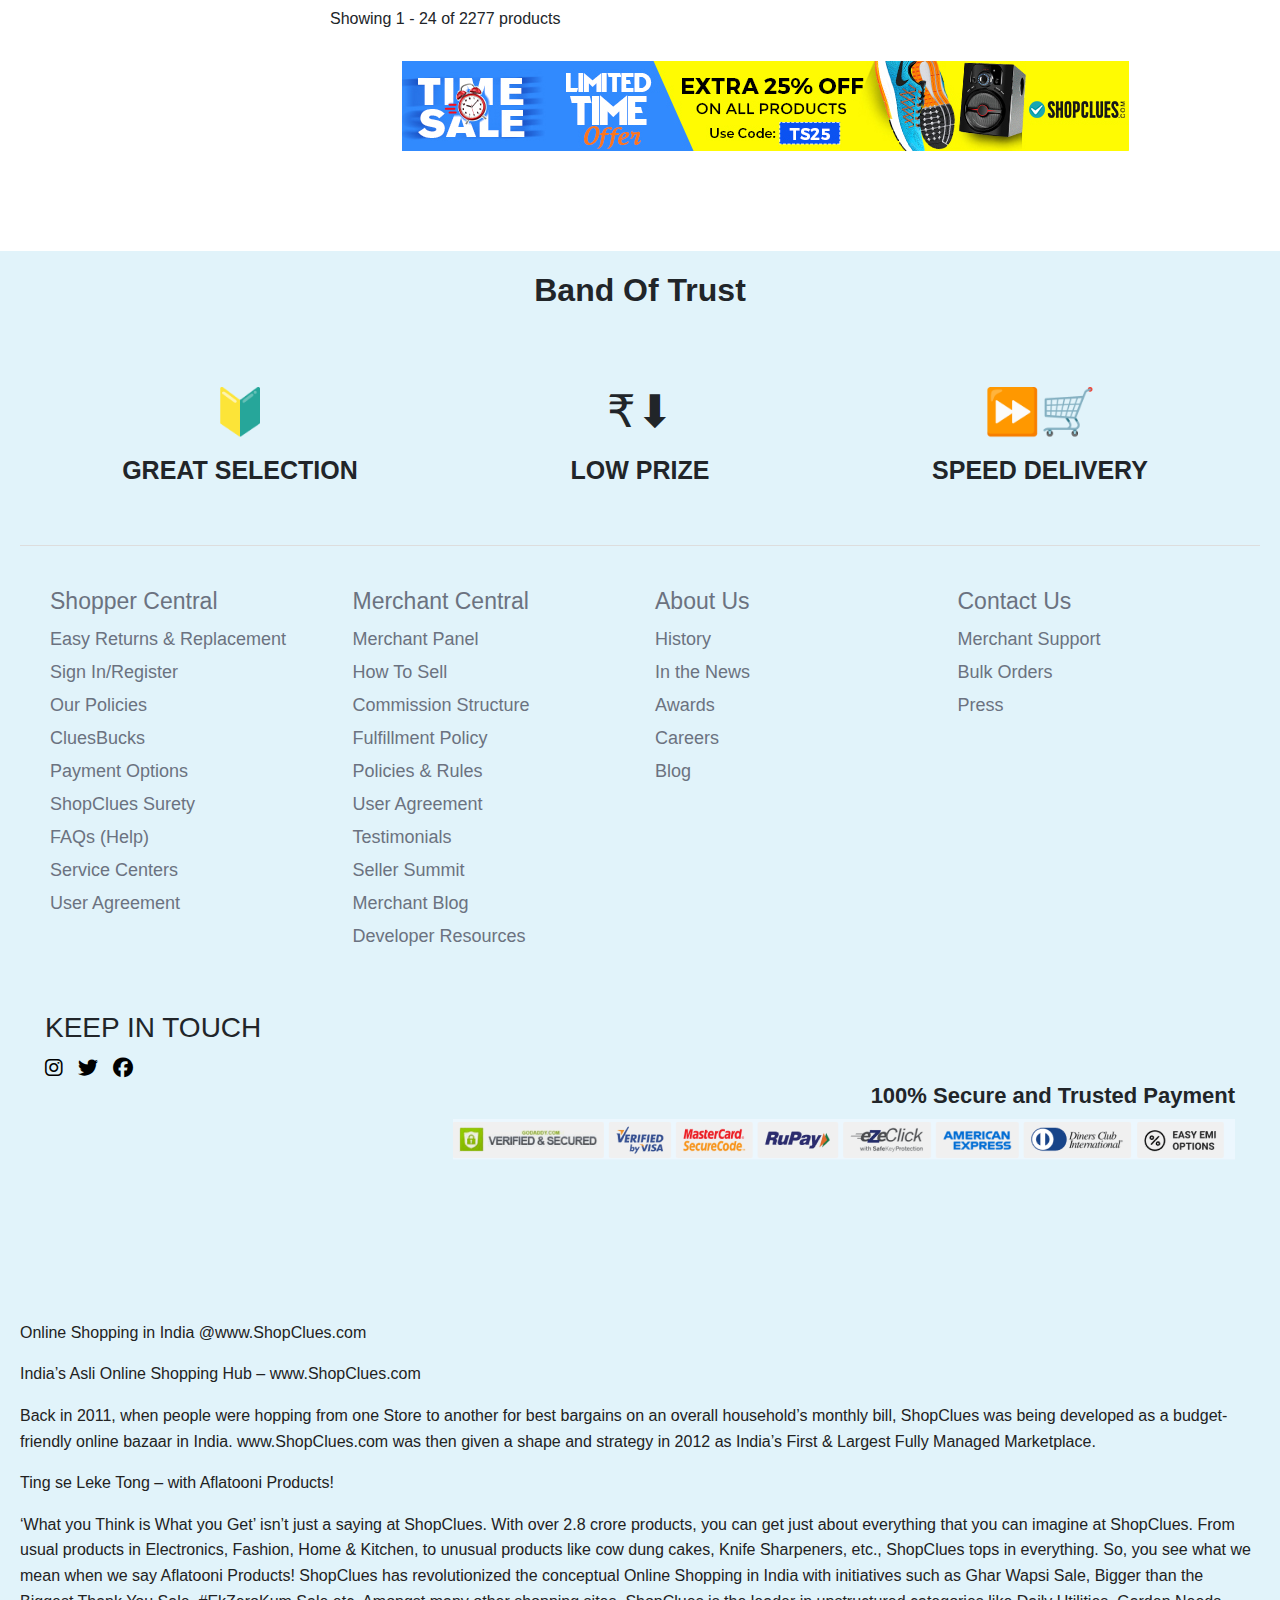
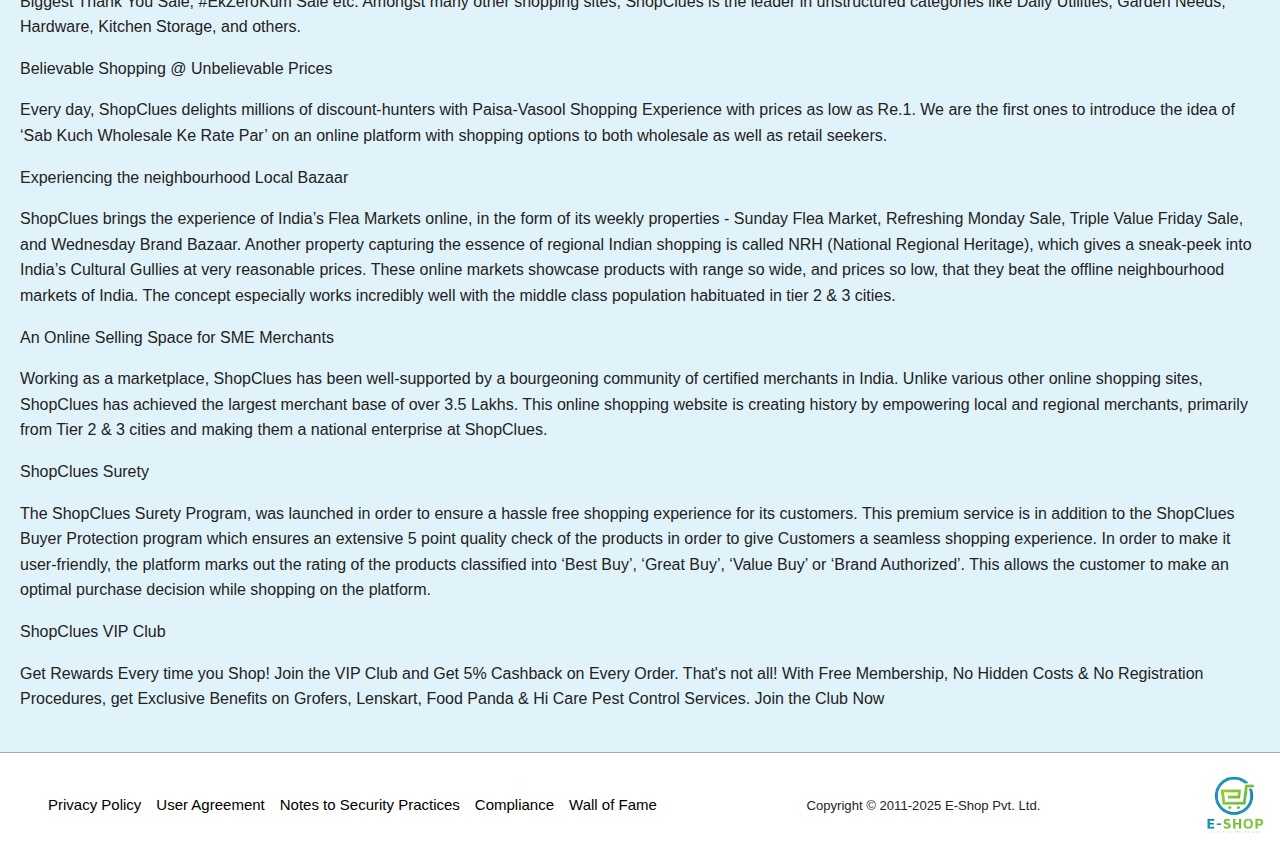
<file: html/allmobile.html>
<!DOCTYPE html>
<html lang="en">
<head>
    <meta charset="UTF-8">
    <meta name="viewport" content="width=device-width, initial-scale=1.0">
    <title>Mobiles</title>
    <link href="https://cdn.jsdelivr.net/npm/bootstrap@5.3.3/dist/css/bootstrap.min.css" rel="stylesheet">
    <link rel="stylesheet" href="https://cdnjs.cloudflare.com/ajax/libs/font-awesome/6.4.0/css/all.min.css">
    <link rel="stylesheet" href="../css/index.css" />
</head>
<body>
    <!-- HEADER -->
  <header>
    <!-- Logo -->
    <div class="logo">
      <img src="../images/image.png" alt="Logo">
    </div>

    <!-- Search -->
    <div class="search-bar">
      <input type="text" placeholder="Whats is on your mind today ?">
      <button>Search</button>
    </div>

    <!-- Navigation + Icons -->
    <nav>
      <a href="about.html">About Us</a>
      <a href="contact.html">Contact Us</a>
      <a href="#">Download App</a>
      <a href="#">Share Location</a>

      <div class="icons">
        <i class="fa-regular fa-bell"></i>
        <i class="fa-regular fa-heart"></i>
        <i class="fa-solid fa-cart-shopping"></i>
        <a href="#"><strong>Sign In</strong></a>
      </div>
    </nav>
  </header>

  <!-- CATEGORY NAVIGATION -->
  <div class="category-nav">
    <img src="../images/image 1dd.png" alt="Made in India">
    <a href="allmobile.html">MOBILES & MORE</a>
    <a href="#">MEN</a>
    <a href="#">WOMEN</a>
    <a href="#">HOME & KITCHEN</a>
    <a href="#">APPLIANCES</a>
    <a href="#">SPORTS & MORE</a>
    <a href="#">ESSENTIALS</a>
    <a href="#">OFFERS</a>
    <a href="#">GLOBAL SHIPPING</a>
  </div>

  <!-- BREADCRUMB -->
  <div class="breadcrumb">
    <a href="index.html">HOME</a> > MOBILES & TABLET 
  </div>

<div class="container">
  <!-- Sidebar filters -->
  <aside class="sidebar" aria-label="Category filters">
    <div class="filter-title">Category Filters</div>

    <div class="filter-section">
      <h4>Mobile & Tablet <span class="clear" onclick="clearSection(this)">clear</span></h4>
      <label><input type="checkbox"> Smartphones</label>
      <label><input type="checkbox"> Feature Phones</label>
      <label><input type="checkbox"> Tablets</label>
    </div>

    <div class="filter-section">
      <h4>Offers</h4>
      <label><input type="checkbox"> Mobile by brands</label>
      <label><input type="checkbox"> Wired high ASP</label>
    </div>

    <div class="filter-section">
      <h4>Discount <span class="clear" onclick="clearSection(this)">clear</span></h4>
      <label><input type="checkbox"> Upto 20%</label>
      <label><input type="checkbox"> 21 - 40%</label>
      <label><input type="checkbox"> 41 - 60%</label>
    </div>

    <div class="filter-section">
      <h4>Pricing <span class="clear" onclick="clearSection(this)">clear</span></h4>
      <label><input type="radio" name="price"> 0 - 2000</label>
      <label><input type="radio" name="price"> 2000 - 5000</label>
      <label><input type="radio" name="price"> Above 5000</label>
    </div>

    <div class="filter-section">
      <h4>Brand <span class="clear" onclick="clearSection(this)">clear</span></h4>
      <label><input type="checkbox"> Top Brands</label>
      <label><input type="checkbox"> Samsung</label>
      <label><input type="checkbox"> Apple</label>
      <label><input type="checkbox"> Vivo</label>
    </div>
  </aside>

  <!-- Main content -->
  <div>
    <div class="topbar">
      <div class="sort">
        Sort By:
        <select onchange="applySort(this.value)">
          <option>Popular products</option>
          <option>High Price</option>
          <option>Low Price</option>
          <option>New Arrivals</option>
        </select>
      </div>
    </div>

    <!-- Main content -->
    <main>
      <div class="main-head">
        <div>
          <div class="title">Mobiles & Tablet</div>
          <div class="meta">2277 Products Found</div>
        </div>
        <div class="meta">Sort: <span class="muted-sm">Popular products</span></div>
      </div>

      <section class="grid" aria-label="Product grid">
        <!-- Card 1 -->
        <article class="card">
          <div class="thumb">
            <a href="mobile.html">
            <img src="../images/image 7.png" alt="Refurbished Vivo Y67">
          </div>
          <div class="pname">Refurbished Vivo Y67</div>
          <div class="pmisc">₹15999 <span class="mrp">MRP: ₹17,999 11% off</span></div>
          <div class="pmisc muted-sm">📦 Free Shipping</div>
          <div class="price-row"><div></div><div class="price">₹ 15,999</div></div></a>
        </article>

        <!-- Card 2 (copy) -->
        <article class="card">
          <div class="thumb"><a href="#">
            <img src="../images/image 11.png" alt="Refurbished Vivo Y67">
          </div>
          <div class="pname">Refurbished Vivo Y67</div>
          <div class="pmisc">₹15999 <span class="mrp">MRP: ₹17,999 11% off</span></div>
          <div class="pmisc muted-sm">📦 Free Shipping</div>
          <div class="price-row"><div></div><div class="price">₹ 15,999</div></div></a>
        </article>

        <!-- Card 3 -->
        <article class="card">
          <div class="thumb"><a href="#">
            <img src="../images/image 44.png" alt="Refurbished Vivo Y67">
          </div>
          <div class="pname">Refurbished Vivo Y67</div>
          <div class="pmisc">₹15999 <span class="mrp">MRP: ₹17,999 11% off</span></div>
          <div class="pmisc muted-sm">📦 Free Shipping</div>
          <div class="price-row"><div></div><div class="price">₹ 15,999</div></div></a>
        </article>

        <!-- Card 4 -->
        <article class="card">
          <div class="thumb"><a href="#">
            <img src="../images/image 66.png" alt="Refurbished Vivo Y67">
          </div>
          <div class="pname">Refurbished Vivo Y67</div>
          <div class="pmisc">₹15999 <span class="mrp">MRP: ₹17,999 11% off</span></div>
          <div class="pmisc muted-sm">📦 Free Shipping</div>
          <div class="price-row"><div></div><div class="price">₹ 15,999</div></div></a>
        </article>

        <!-- Card 5 -->
        <article class="card">
          <div class="thumb"><a href="#">
            <img src="../images/image 44.png" alt="Refurbished Vivo Y67">
          </div>
          <div class="pname">Refurbished Vivo Y67</div>
          <div class="pmisc">₹15999 <span class="mrp">MRP: ₹17,999 11% off</span></div>
          <div class="pmisc muted-sm">📦 Free Shipping</div>
          <div class="price-row"><div></div><div class="price">₹ 15,999</div></div></a>
        </article>

        <!-- Card 6 -->
        <article class="card">
          <div class="thumb"><a href="#">
            <img src="../images/image 66.png" alt="Refurbished Vivo Y67">
          </div>
          <div class="pname">Refurbished Vivo Y67</div>
          <div class="pmisc">₹15999 <span class="mrp">MRP: ₹17,999 11% off</span></div>
          <div class="pmisc muted-sm">📦 Free Shipping</div>
          <div class="price-row"><div></div><div class="price">₹ 15,999</div></div></a>
        </article>

        <!-- Card 7 -->
        <article class="card">
          <div class="thumb"><a href="#">
            <img src="../images/image 11.png" alt="Refurbished Vivo Y67">
          </div>
          <div class="pname">Refurbished Vivo Y67</div>
          <div class="pmisc">₹15999 <span class="mrp">MRP: ₹17,999 11% off</span></div>
          <div class="pmisc muted-sm">📦 Free Shipping</div>
          <div class="price-row"><div></div><div class="price">₹ 15,999</div></div></a>
        </article>

        <!-- Card 8 -->
        <article class="card">
          <div class="thumb"><a href="#">
            <img src="../images/image 7.png" alt="Refurbished Vivo Y67">
          </div>
          <div class="pname">Refurbished Vivo Y67</div>
          <div class="pmisc">₹15999 <span class="mrp">MRP: ₹17,999 11% off</span></div>
          <div class="pmisc muted-sm">📦 Free Shipping</div>
          <div class="price-row"><div></div><div class="price">₹ 15,999</div></div></a>
        </article>

        <!-- Card 9 -->
        <article class="card">
          <div class="thumb"><a href="#">
            <img src="../images/image 66.png" alt="Refurbished Vivo Y67">
          </div>
          <div class="pname">Refurbished Vivo Y67</div>
          <div class="pmisc">₹15999 <span class="mrp">MRP: ₹17,999 11% off</span></div>
          <div class="pmisc muted-sm">📦 Free Shipping</div>
          <div class="price-row"><div></div><div class="price">₹ 15,999</div></div></a>
        </article>

        <!-- Card 10 -->
        <article class="card">
          <div class="thumb"><a href="#">
            <img src="../images/image 44.png" alt="Refurbished Vivo Y67">
          </div>
          <div class="pname">Refurbished Vivo Y67</div>
          <div class="pmisc">₹15999 <span class="mrp">MRP: ₹17,999 11% off</span></div>
          <div class="pmisc muted-sm">📦 Free Shipping</div>
          <div class="price-row"><div></div><div class="price">₹ 15,999</div></div></a>
        </article>

        <!-- Card 11 -->
        <article class="card">
          <div class="thumb"><a href="#">
            <img src="../images/image 7.png" alt="Refurbished Vivo Y67">
          </div>
          <div class="pname">Refurbished Vivo Y67</div>
          <div class="pmisc">₹15999 <span class="mrp">MRP: ₹17,999 11% off</span></div>
          <div class="pmisc muted-sm">📦 Free Shipping</div>
          <div class="price-row"><div></div><div class="price">₹ 15,999</div></div></a>
        </article>

        <!-- Card 12 -->
        <article class="card">
          <div class="thumb"><a href="#">
            <img src="../images/image 11.png" alt="Refurbished Vivo Y67">
          </div>
          <div class="pname">Refurbished Vivo Y67</div>
          <div class="pmisc">₹15999 <span class="mrp">MRP: ₹17,999 11% off</span></div>
          <div class="pmisc muted-sm">📦 Free Shipping</div>
          <div class="price-row"><div></div><div class="price">₹ 15,999</div></div></a>
        </article>
      </section>

      <div class="footer">Showing 1 - 24 of 2277 products</div>
    </main>

    <div class="footerbar">Showing 1 - 24 of 2277 products</div>
  </div>
</div>

<div class="timesale">
<img src="../images/timesale.png" alt="Timesale Banner">
</div>
  <footer>
    <div class="top">
    <!-- Top Band -->
  <h2 class="fw-bold text-center">Band Of Trust</h2>   
  <section class="trust-band">
    <div class="trust-item">
      <div class="icon">🔰</div>
      <h3>GREAT SELECTION</h3>
    </div>
    <div class="trust-item">
      <div class="icon">₹⬇</div>
      <h3>LOW PRIZE</h3>
    </div>
    <div class="trust-item">
      <div class="icon">⏩🛒</div>
      <h3>SPEED DELIVERY</h3>
    </div>
  </section>

  <!-- Footer Links -->
  <div class="footer">
    <div class="footer-col">
      <h4>Shopper Central</h4>
      <ul>
        <li>Easy Returns & Replacement</li>
        <li>Sign In/Register</li>
        <li>Our Policies</li>
        <li>CluesBucks</li>
        <li>Payment Options</li>
        <li>ShopClues Surety</li>
        <li>FAQs (Help)</li>
        <li>Service Centers</li>
        <li>User Agreement</li>
      </ul>
    </div>

    <div class="footer-col">
      <h4>Merchant Central</h4>
      <ul>
        <li>Merchant Panel</li>
        <li>How To Sell</li>
        <li>Commission Structure</li>
        <li>Fulfillment Policy</li>
        <li>Policies & Rules</li>
        <li>User Agreement</li>
        <li>Testimonials</li>
        <li>Seller Summit</li>
        <li>Merchant Blog</li>
        <li>Developer Resources</li>
      </ul>
    </div>

    <div class="footer-col">
      <h4>About Us</h4>
      <ul>
        <li>History</li>
        <li>In the News</li>
        <li>Awards</li>
        <li>Careers</li>
        <li>Blog</li>
      </ul>
    </div>

    <div class="footer-col">
      <h4>Contact Us</h4>
      <ul>
        <li>Merchant Support</li>
        <li>Bulk Orders</li>
        <li>Press</li>
      </ul>
    </div>
  </div>
    <!-- Top Section -->
     <div class="back">
      <div>
        <h3>KEEP IN TOUCH</h3>
        <div class="social-icons">
          <a href="#"><i class="fab fa-instagram"></i></a>
          <a href="#"><i class="fab fa-twitter"></i></a>
          <a href="#"><i class="fab fa-facebook"></i></a>
        </div>
      </div>

      <div class="payments">
        <h3>100% Secure and Trusted Payment</h3>
        <img src="../images/footer.png" alt="Payment Methods">
      </div>
    </div>

    <!-- Middle Content -->
    <div class="footer-content">
    <p>Online Shopping in India @www.ShopClues.com</p>
    <p>India’s Asli Online Shopping Hub – www.ShopClues.com</p>
    <p>Back in 2011, when people were hopping from one Store to another for best bargains on an overall household’s 
        monthly bill, ShopClues was being developed as a budget-friendly online bazaar in India. www.ShopClues.com was 
        then given a shape and strategy in 2012 as India’s First & Largest Fully Managed Marketplace.</p>
    <p>Ting se Leke Tong – with Aflatooni Products!</p>
    <p>‘What you Think is What you Get’ isn’t just a saying at ShopClues. With over 2.8 crore products, you can get 
        just about everything that you can imagine at ShopClues. From usual products in Electronics, Fashion, Home & Kitchen, 
        to unusual products like cow dung cakes, Knife Sharpeners, etc., ShopClues tops in everything. So, you see what we mean 
        when we say Aflatooni Products! ShopClues has revolutionized the conceptual Online Shopping in India with initiatives 
        such as Ghar Wapsi Sale, Bigger than the Biggest Thank You Sale, #EkZeroKum Sale etc. Amongst many other shopping sites, 
        ShopClues is the leader in unstructured categories like Daily Utilities, Garden Needs, Hardware, Kitchen Storage, and 
        others.</p>
    <p>Believable Shopping @ Unbelievable Prices</p>
    <p>Every day, ShopClues delights millions of discount-hunters with Paisa-Vasool Shopping Experience with prices as low as 
        Re.1. We are the first ones to introduce the idea of ‘Sab Kuch Wholesale Ke Rate Par’ on an online platform with shopping 
        options to both wholesale as well as retail seekers.</p>
    <p>Experiencing the neighbourhood Local Bazaar</p>
    <p>ShopClues brings the experience of India’s Flea Markets online, in the form of its weekly properties - Sunday Flea Market, 
        Refreshing Monday Sale, Triple Value Friday Sale, and Wednesday Brand Bazaar. Another property capturing the essence of 
        regional Indian shopping is called NRH (National Regional Heritage), which gives a sneak-peek into India’s Cultural 
        Gullies at very reasonable prices. These online markets showcase products with range so wide, and prices so low, that 
        they beat the offline neighbourhood markets of India. The concept especially works incredibly well with the middle class 
        population habituated in tier 2 & 3 cities.</p>
    <p>An Online Selling Space for SME Merchants</p>
    <p>Working as a marketplace, ShopClues has been well-supported by a bourgeoning community of certified merchants in India. 
        Unlike various other online shopping sites, ShopClues has achieved the largest merchant base of over 3.5 Lakhs. This 
        online shopping website is creating history by empowering local and regional merchants, primarily from Tier 2 & 3 cities 
        and making them a national enterprise at ShopClues.</p>
    <p>ShopClues Surety</p>
    <p>The ShopClues Surety Program, was launched in order to ensure a hassle free shopping experience for its customers. 
        This premium service is in addition to the ShopClues Buyer Protection program which ensures an extensive 5 point quality 
        check of the products in order to give Customers a seamless shopping experience. In order to make it user-friendly, 
        the platform marks out the rating of the products classified into ‘Best Buy’, ‘Great Buy’, ‘Value Buy’ or ‘Brand 
        Authorized’. This allows the customer to make an optimal purchase decision while shopping on the platform.</p>
    <p>ShopClues VIP Club</p>
    <p>Get Rewards Every time you Shop! Join the VIP Club and Get 5% Cashback on Every Order. That's not all! With Free 
        Membership, No Hidden Costs & No Registration Procedures, get Exclusive Benefits on Grofers, Lenskart, Food Panda & 
        Hi Care Pest Control Services. Join the Club Now
      </p>
    </div>
    </div>

    <!-- Bottom Section -->
    <div class="footer-bottom ps-5">
      <div class="footer-links">
        <a href="#">Privacy Policy</a>
        <a href="#">User Agreement</a>
        <a href="#">Notes to Security Practices</a>
        <a href="#">Compliance</a>
        <a href="#">Wall of Fame</a>
      </div>
      <div>
        <small>Copyright © 2011-2025 E-Shop Pvt. Ltd.</small>
      </div>
      <div class="footer-logo">
        <img src="../images/image.png" alt="E-Shop Logo">
      </div>
    </div>
  </div>

  
</body>
</html>
</file>
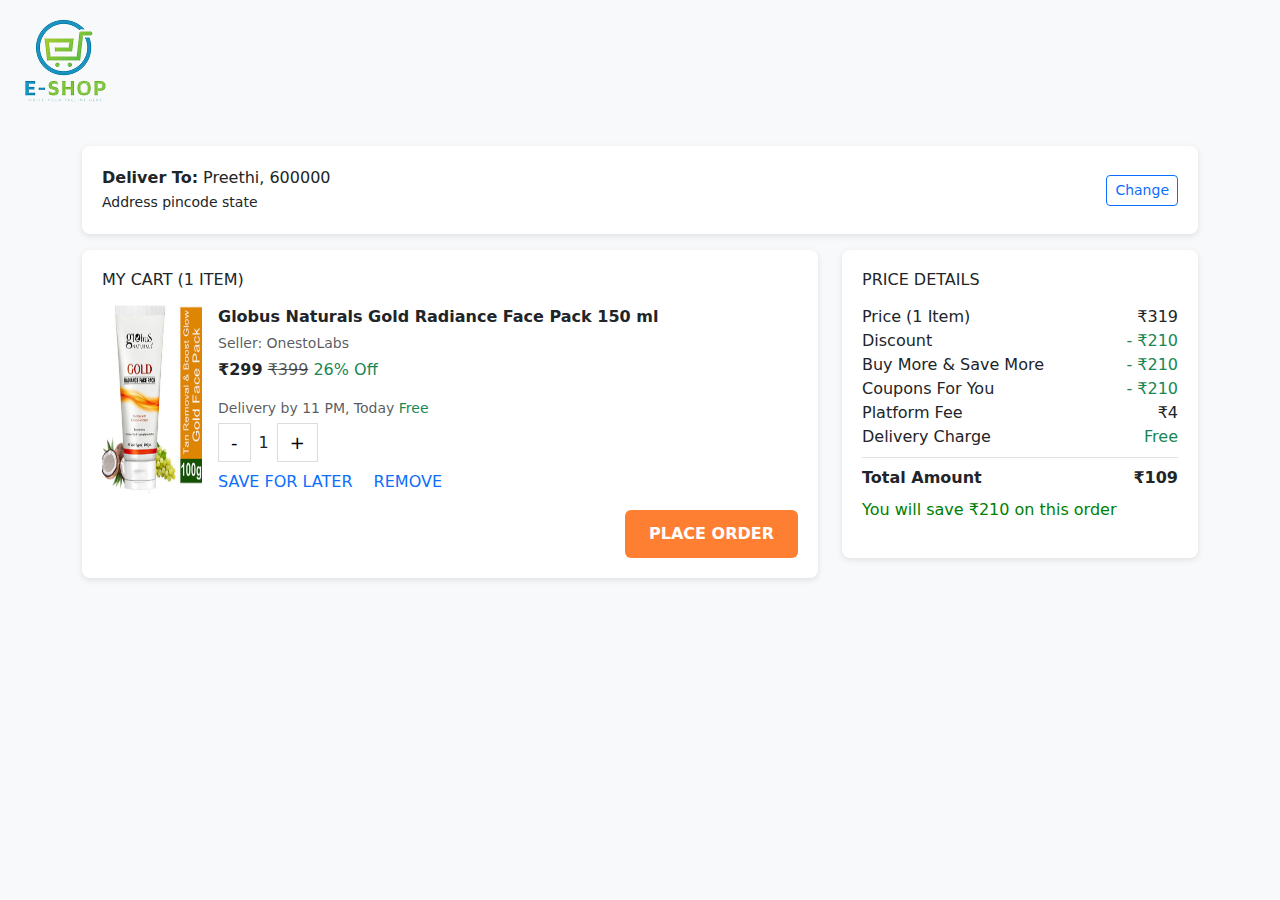
<file: html/cart.html>
<!DOCTYPE html>
<html lang="en">
<head>
  <meta charset="UTF-8">
  <meta name="viewport" content="width=device-width, initial-scale=1.0">
  <title>Shopping Cart</title>
  <link href="https://cdn.jsdelivr.net/npm/bootstrap@5.3.2/dist/css/bootstrap.min.css" rel="stylesheet">
  <style>
    body { background-color: #f8f9fa; }
    .cart-box {
      background: #fff;
      border-radius: 8px;
      padding: 20px;
      margin-bottom: 20px;
      box-shadow: 0 2px 6px rgba(0,0,0,0.1);
    }
    .price-details {
      background: #fff;
      border-radius: 8px;
      padding: 20px;
      box-shadow: 0 2px 6px rgba(0,0,0,0.1);
    }
    .product-img {
      max-width: 100px;
    }
    .btn-qty {
      border: 1px solid #ddd;
      padding: 5px 12px;
      font-size: 18px;
      background: #fff;
      cursor: pointer;
    }
    .btn-place-order {
      background-color: #ff7f32;
      color: #fff;
      font-weight: 600;
      border: none;
      padding: 12px 24px;
      border-radius: 6px;
    }
    .btn-place-order:hover {
      background-color: #e66a1e;
    }
    .total-save {
      color: green;
      font-weight: 500;
    }
  </style>
</head>
<body>
<img src="../images/image.png" alt="E-Shop Logo">
<div class="container py-4">
  
  <!-- Delivery Section -->
  <div class="cart-box mb-3">
    <div class="d-flex justify-content-between align-items-center">
      <div>
        <strong>Deliver To:</strong> Preethi, 600000 <br>
        <small>Address pincode state</small>
      </div>
      <button class="btn btn-outline-primary btn-sm">Change</button>
    </div>
  </div>

  <div class="row">
    <!-- Cart Items -->
    <div class="col-md-8">
      <div class="cart-box">
        <h6 class="mb-3">MY CART (1 ITEM)</h6>
        <div class="d-flex">
          <img src="../images/imagebb.png" alt="Product" class="product-img me-3">
          <div class="flex-grow-1">
            <p class="mb-1 fw-bold">Globus Naturals Gold Radiance Face Pack 150 ml</p>
            <p class="text-muted small mb-1">Seller: OnestoLabs</p>
            <p>
              <span class="fw-bold">₹299</span> 
              <del class="text-muted">₹399</del> 
              <span class="text-success">26% Off</span>
            </p>
            <p class="small text-muted mb-1">Delivery by 11 PM, Today <span class="text-success">Free</span></p>

            <!-- Quantity -->
            <div class="d-flex align-items-center mb-2">
              <button class="btn-qty">-</button>
              <span class="mx-2">1</span>
              <button class="btn-qty">+</button>
            </div>

            <!-- Actions -->
            <div>
              <a href="#" class="me-3 text-decoration-none">SAVE FOR LATER</a>
              <a href="#" class="text-decoration-none">REMOVE</a>
            </div>
          </div>
        </div>

        <!-- Place Order Button -->
        <div class="mt-3 text-end">
          <a href="shipping.html"><button class="btn-place-order">PLACE ORDER</button></a>
        </div>
      </div>
    </div>

    <!-- Price Details -->
    <div class="col-md-4">
      <div class="price-details">
        <h6 class="mb-3">PRICE DETAILS</h6>
        <div class="d-flex justify-content-between">
          <span>Price (1 Item)</span><span>₹319</span>
        </div>
        <div class="d-flex justify-content-between">
          <span>Discount</span><span class="text-success">- ₹210</span>
        </div>
        <div class="d-flex justify-content-between">
          <span>Buy More & Save More</span><span class="text-success">- ₹210</span>
        </div>
        <div class="d-flex justify-content-between">
          <span>Coupons For You</span><span class="text-success">- ₹210</span>
        </div>
        <div class="d-flex justify-content-between">
          <span>Platform Fee</span><span>₹4</span>
        </div>
        <div class="d-flex justify-content-between border-bottom pb-2">
          <span>Delivery Charge</span><span class="text-success">Free</span>
        </div>
        <div class="d-flex justify-content-between mt-2 fw-bold">
          <span>Total Amount</span><span>₹109</span>
        </div>
        <p class="mt-2 total-save">You will save ₹210 on this order</p>
      </div>
    </div>
  </div>

</div>

</body>
</html>
</file>
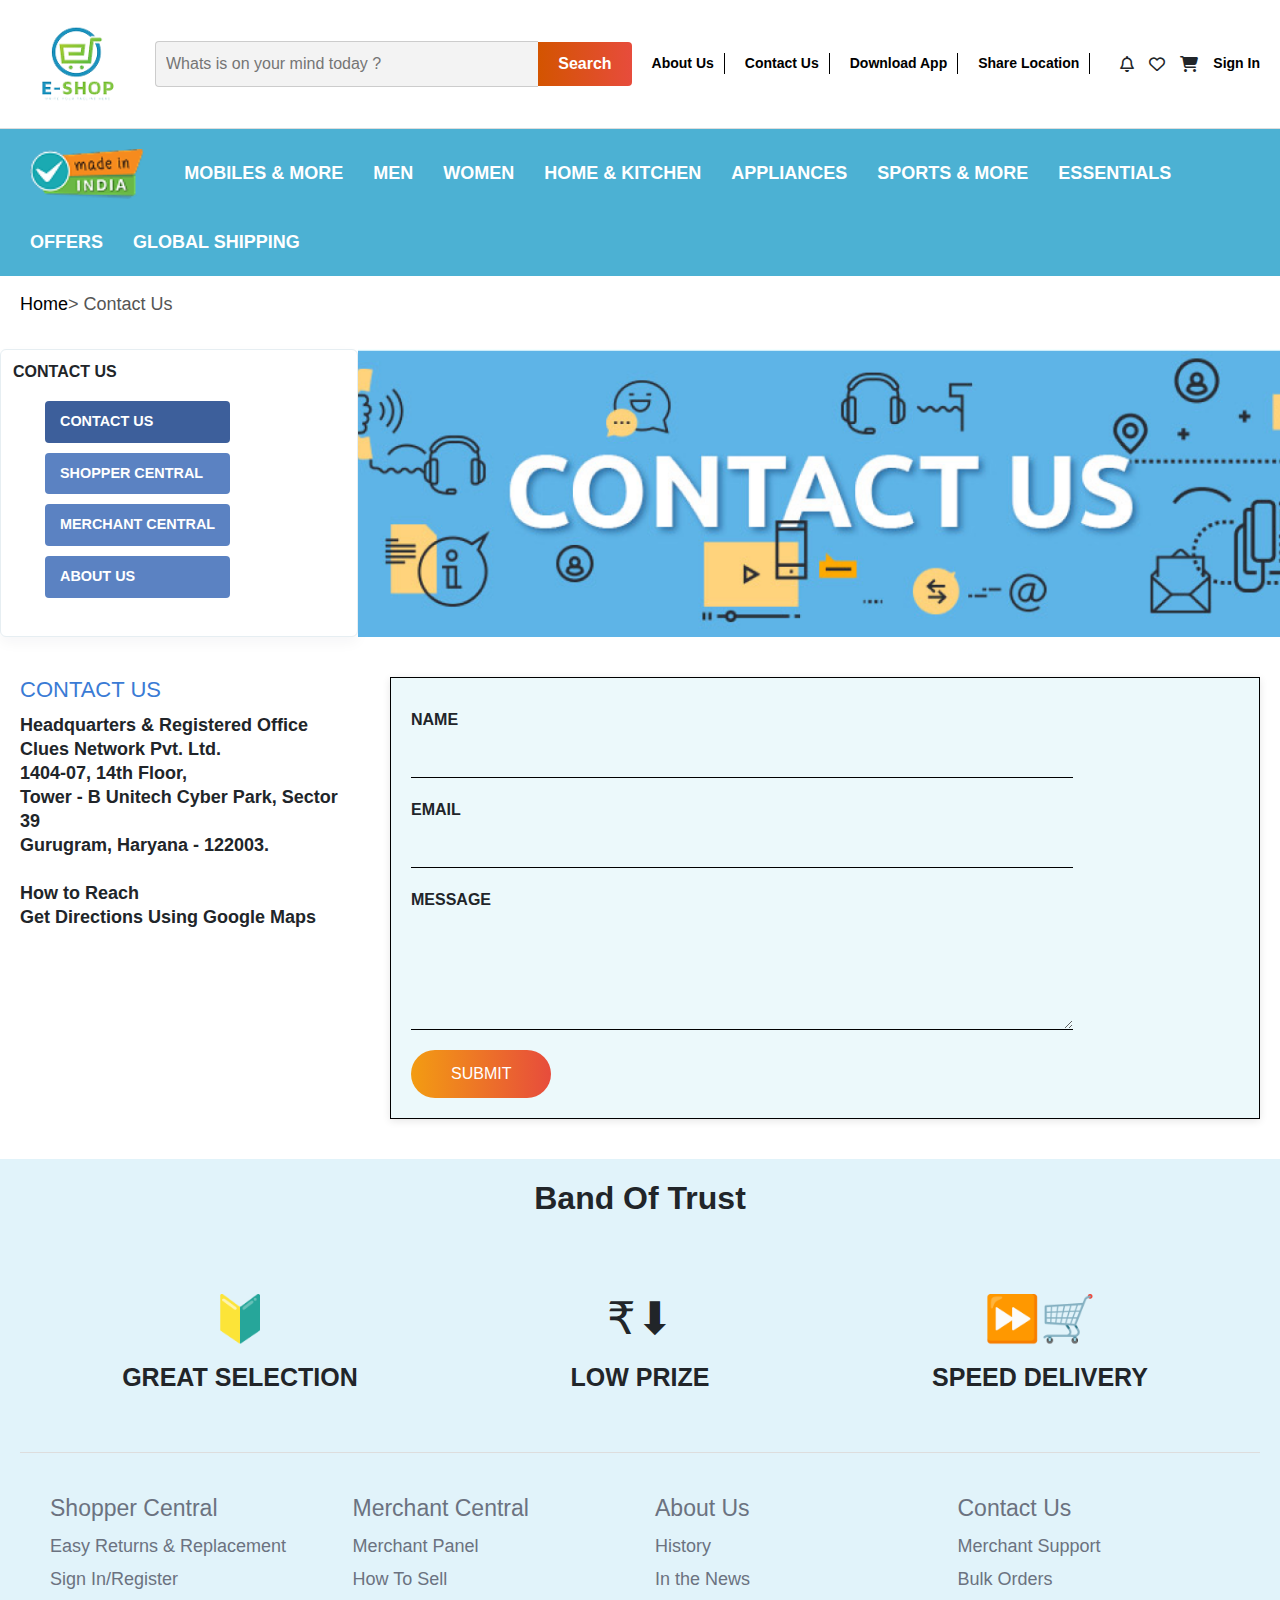
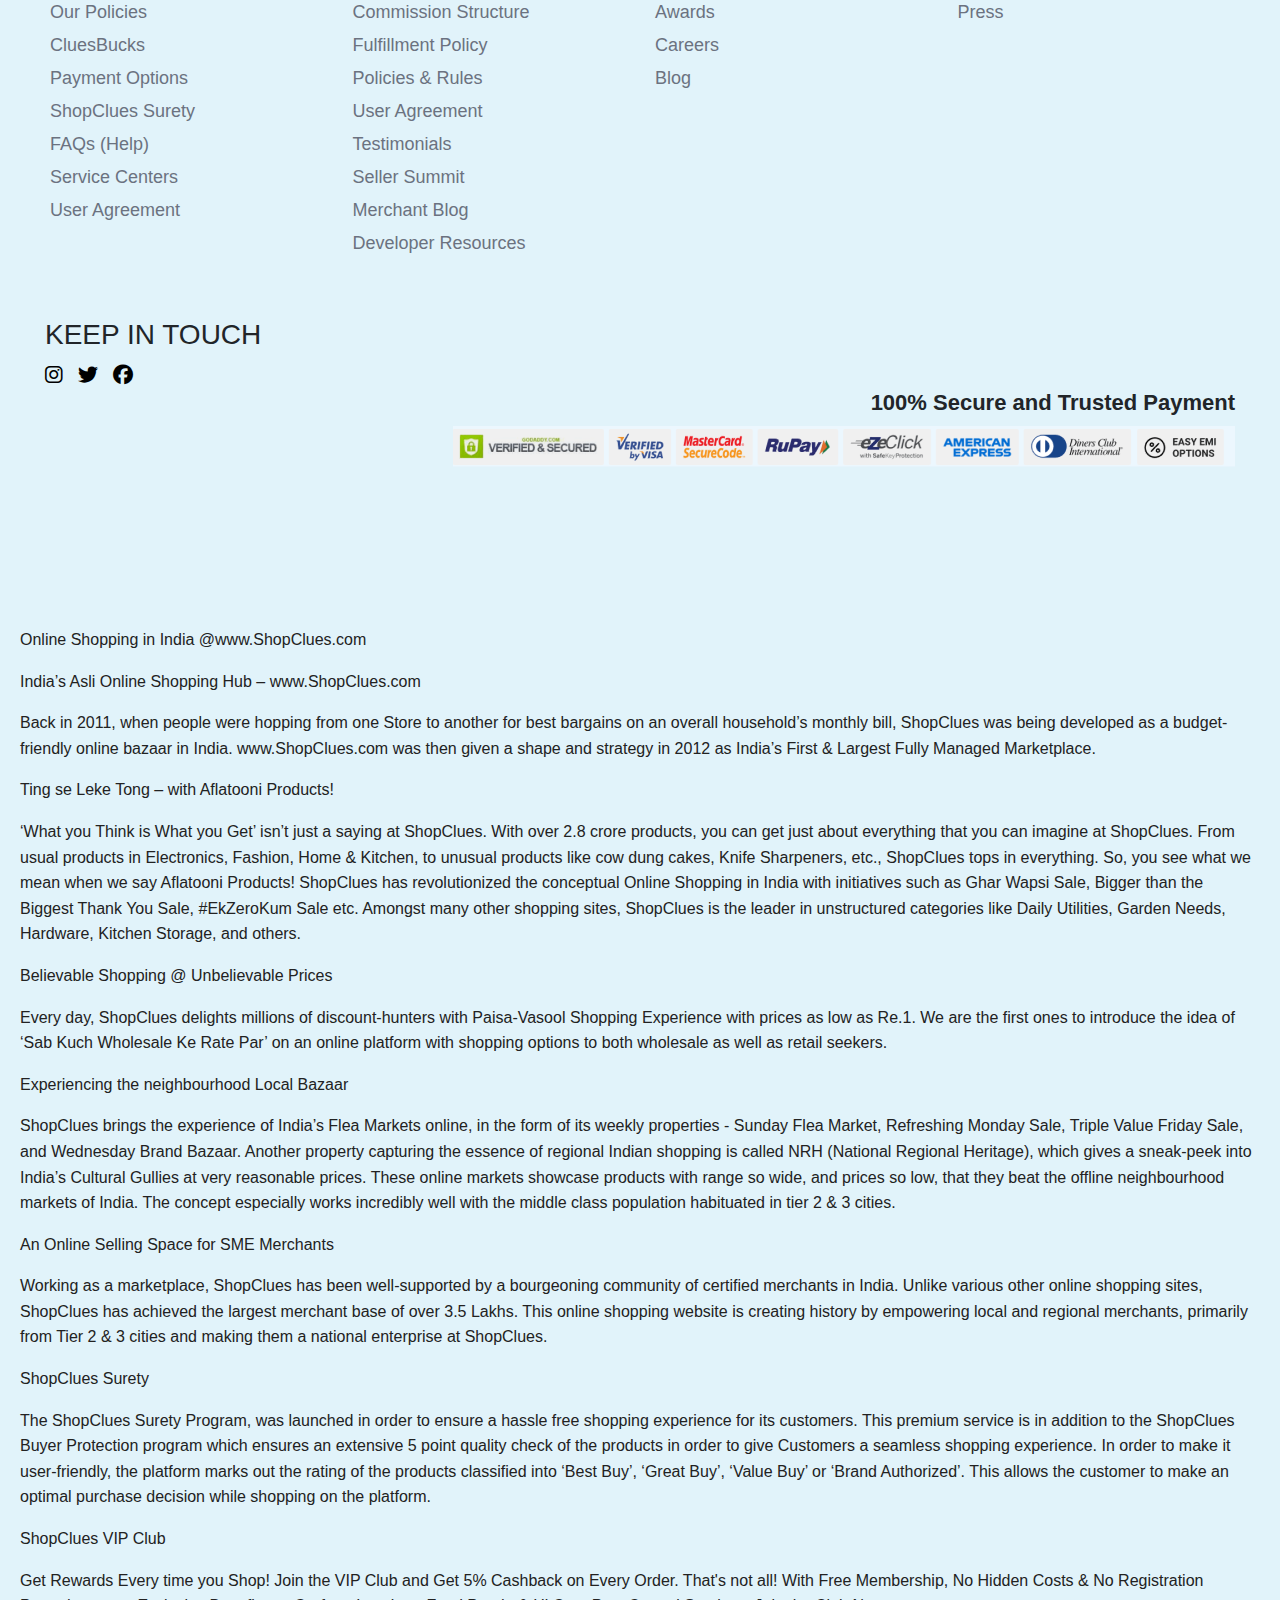
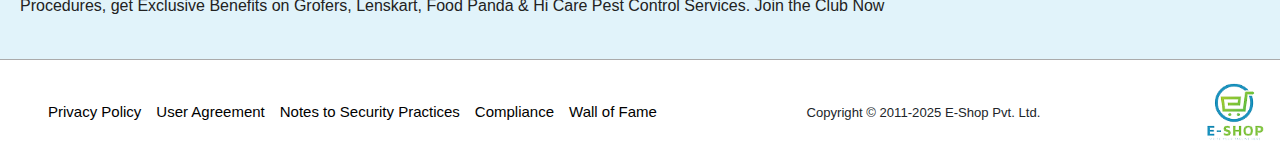
<file: html/contact.html>
<!DOCTYPE html>
<html lang="en">
<head>
    <meta charset="UTF-8">
    <meta name="viewport" content="width=device-width, initial-scale=1.0">
    <title>Contact Us</title>
    <link href="https://cdn.jsdelivr.net/npm/bootstrap@5.3.3/dist/css/bootstrap.min.css" rel="stylesheet">
    <link rel="stylesheet" href="https://cdnjs.cloudflare.com/ajax/libs/font-awesome/6.4.0/css/all.min.css">
    <link rel="stylesheet" href="../css/index.css" />
</head>
<body>
    <!-- HEADER -->
  <header>
    <!-- Logo -->
    <div class="logo">
      <img src="../images/image.png" alt="Logo">
    </div>

    <!-- Search -->
    <div class="search-bar">
      <input type="text" placeholder="Whats is on your mind today ?">
      <button>Search</button>
    </div>

    <!-- Navigation + Icons -->
    <nav>
      <a href="about.html">About Us</a>
      <a href="contact.html">Contact Us</a>
      <a href="#">Download App</a>
      <a href="#">Share Location</a>

      <div class="icons">
        <i class="fa-regular fa-bell"></i>
        <i class="fa-regular fa-heart"></i>
        <i class="fa-solid fa-cart-shopping"></i>
        <a href="#"><strong>Sign In</strong></a>
      </div>
    </nav>
  </header>

  <!-- CATEGORY NAVIGATION -->
  <div class="category-nav">
    <img src="../images/image 1dd.png" alt="Made in India">
    <a href="allmobile.html">MOBILES & MORE</a>
    <a href="#">MEN</a>
    <a href="#">WOMEN</a>
    <a href="#">HOME & KITCHEN</a>
    <a href="#">APPLIANCES</a>
    <a href="#">SPORTS & MORE</a>
    <a href="#">ESSENTIALS</a>
    <a href="#">OFFERS</a>
    <a href="#">GLOBAL SHIPPING</a>
  </div>

  <!-- BREADCRUMB -->
  <div class="breadcrumb">
    <a href="index.html">Home</a> > Contact Us
  </div>

  <div class="contact-wrapper">
    <!-- Sidebar -->
    <aside class="sidebar">
      <h2>CONTACT US</h2>
      <nav>
        <ul>
          <li><a class="active" href="#">Contact Us</a></li>
          <li><a href="#">Shopper Central</a></li>
          <li><a href="#">Merchant Central</a></li>
          <li><a href="#">About Us</a></li>
        </ul>
      </nav>
    </aside>

    <!-- Banner Section -->
    <section class="banner">
      <div class="banner-content">
      </div>
    </section>
  </div>

  <section class="contact-section">
    <div class="contact-container">
      <!-- Left Info -->
      <div class="contact-info">
        <h3>CONTACT US</h3>
        <p>
          Headquarters & Registered Office <br>
          Clues Network Pvt. Ltd. <br>
          1404-07, 14th Floor, <br>
          Tower - B Unitech Cyber Park, Sector 39 <br>
          Gurugram, Haryana - 122003. <br><br>
          How to Reach <br>
          Get Directions Using Google Maps
        </p>
      </div>

      <!-- Right Form -->
      <div class="contact-form">
        <form id="form">
          <label for="name">NAME</label>
          <input type="text" id="name" name="name" required>

          <label for="email">EMAIL</label>
          <input type="email" id="email" name="email" required>

          <label for="message">MESSAGE</label>
          <textarea id="message" name="message" rows="4" required></textarea>

          <button type="submit" class="submit-btn">SUBMIT</button>
        </form>
      </div>
    </div>
  </section>

  
  <footer>
    <div class="top">
    <!-- Top Band -->
  <h2 class="fw-bold text-center">Band Of Trust</h2>   
  <section class="trust-band">
    <div class="trust-item">
      <div class="icon">🔰</div>
      <h3>GREAT SELECTION</h3>
    </div>
    <div class="trust-item">
      <div class="icon">₹⬇</div>
      <h3>LOW PRIZE</h3>
    </div>
    <div class="trust-item">
      <div class="icon">⏩🛒</div>
      <h3>SPEED DELIVERY</h3>
    </div>
  </section>

  <!-- Footer Links -->
  <div class="footer">
    <div class="footer-col">
      <h4>Shopper Central</h4>
      <ul>
        <li>Easy Returns & Replacement</li>
        <li>Sign In/Register</li>
        <li>Our Policies</li>
        <li>CluesBucks</li>
        <li>Payment Options</li>
        <li>ShopClues Surety</li>
        <li>FAQs (Help)</li>
        <li>Service Centers</li>
        <li>User Agreement</li>
      </ul>
    </div>

    <div class="footer-col">
      <h4>Merchant Central</h4>
      <ul>
        <li>Merchant Panel</li>
        <li>How To Sell</li>
        <li>Commission Structure</li>
        <li>Fulfillment Policy</li>
        <li>Policies & Rules</li>
        <li>User Agreement</li>
        <li>Testimonials</li>
        <li>Seller Summit</li>
        <li>Merchant Blog</li>
        <li>Developer Resources</li>
      </ul>
    </div>

    <div class="footer-col">
      <h4>About Us</h4>
      <ul>
        <li>History</li>
        <li>In the News</li>
        <li>Awards</li>
        <li>Careers</li>
        <li>Blog</li>
      </ul>
    </div>

    <div class="footer-col">
      <h4>Contact Us</h4>
      <ul>
        <li>Merchant Support</li>
        <li>Bulk Orders</li>
        <li>Press</li>
      </ul>
    </div>
  </div>
    <!-- Top Section -->
     <div class="back">
      <div>
        <h3>KEEP IN TOUCH</h3>
        <div class="social-icons">
          <a href="#"><i class="fab fa-instagram"></i></a>
          <a href="#"><i class="fab fa-twitter"></i></a>
          <a href="#"><i class="fab fa-facebook"></i></a>
        </div>
      </div>

      <div class="payments">
        <h3>100% Secure and Trusted Payment</h3>
        <img src="../images/footer.png" alt="Payment Methods">
      </div>
    </div>

    <!-- Middle Content -->
    <div class="footer-content">
    <p>Online Shopping in India @www.ShopClues.com</p>
    <p>India’s Asli Online Shopping Hub – www.ShopClues.com</p>
    <p>Back in 2011, when people were hopping from one Store to another for best bargains on an overall household’s 
        monthly bill, ShopClues was being developed as a budget-friendly online bazaar in India. www.ShopClues.com was 
        then given a shape and strategy in 2012 as India’s First & Largest Fully Managed Marketplace.</p>
    <p>Ting se Leke Tong – with Aflatooni Products!</p>
    <p>‘What you Think is What you Get’ isn’t just a saying at ShopClues. With over 2.8 crore products, you can get 
        just about everything that you can imagine at ShopClues. From usual products in Electronics, Fashion, Home & Kitchen, 
        to unusual products like cow dung cakes, Knife Sharpeners, etc., ShopClues tops in everything. So, you see what we mean 
        when we say Aflatooni Products! ShopClues has revolutionized the conceptual Online Shopping in India with initiatives 
        such as Ghar Wapsi Sale, Bigger than the Biggest Thank You Sale, #EkZeroKum Sale etc. Amongst many other shopping sites, 
        ShopClues is the leader in unstructured categories like Daily Utilities, Garden Needs, Hardware, Kitchen Storage, and 
        others.</p>
    <p>Believable Shopping @ Unbelievable Prices</p>
    <p>Every day, ShopClues delights millions of discount-hunters with Paisa-Vasool Shopping Experience with prices as low as 
        Re.1. We are the first ones to introduce the idea of ‘Sab Kuch Wholesale Ke Rate Par’ on an online platform with shopping 
        options to both wholesale as well as retail seekers.</p>
    <p>Experiencing the neighbourhood Local Bazaar</p>
    <p>ShopClues brings the experience of India’s Flea Markets online, in the form of its weekly properties - Sunday Flea Market, 
        Refreshing Monday Sale, Triple Value Friday Sale, and Wednesday Brand Bazaar. Another property capturing the essence of 
        regional Indian shopping is called NRH (National Regional Heritage), which gives a sneak-peek into India’s Cultural 
        Gullies at very reasonable prices. These online markets showcase products with range so wide, and prices so low, that 
        they beat the offline neighbourhood markets of India. The concept especially works incredibly well with the middle class 
        population habituated in tier 2 & 3 cities.</p>
    <p>An Online Selling Space for SME Merchants</p>
    <p>Working as a marketplace, ShopClues has been well-supported by a bourgeoning community of certified merchants in India. 
        Unlike various other online shopping sites, ShopClues has achieved the largest merchant base of over 3.5 Lakhs. This 
        online shopping website is creating history by empowering local and regional merchants, primarily from Tier 2 & 3 cities 
        and making them a national enterprise at ShopClues.</p>
    <p>ShopClues Surety</p>
    <p>The ShopClues Surety Program, was launched in order to ensure a hassle free shopping experience for its customers. 
        This premium service is in addition to the ShopClues Buyer Protection program which ensures an extensive 5 point quality 
        check of the products in order to give Customers a seamless shopping experience. In order to make it user-friendly, 
        the platform marks out the rating of the products classified into ‘Best Buy’, ‘Great Buy’, ‘Value Buy’ or ‘Brand 
        Authorized’. This allows the customer to make an optimal purchase decision while shopping on the platform.</p>
    <p>ShopClues VIP Club</p>
    <p>Get Rewards Every time you Shop! Join the VIP Club and Get 5% Cashback on Every Order. That's not all! With Free 
        Membership, No Hidden Costs & No Registration Procedures, get Exclusive Benefits on Grofers, Lenskart, Food Panda & 
        Hi Care Pest Control Services. Join the Club Now
      </p>
    </div>
    </div>

    <!-- Bottom Section -->
    <div class="footer-bottom ps-5">
      <div class="footer-links">
        <a href="#">Privacy Policy</a>
        <a href="#">User Agreement</a>
        <a href="#">Notes to Security Practices</a>
        <a href="#">Compliance</a>
        <a href="#">Wall of Fame</a>
      </div>
      <div>
        <small>Copyright © 2011-2025 E-Shop Pvt. Ltd.</small>
      </div>
      <div class="footer-logo">
        <img src="../images/image.png" alt="E-Shop Logo">
      </div>
    </div>
  </div>

  <script>
    document.getElementById('form').addEventListener('submit', function (e) {
      e.preventDefault();
      alert('Your message has been submitted!');
      this.reset();
    });
  </script>


</body>
</html>
</file>
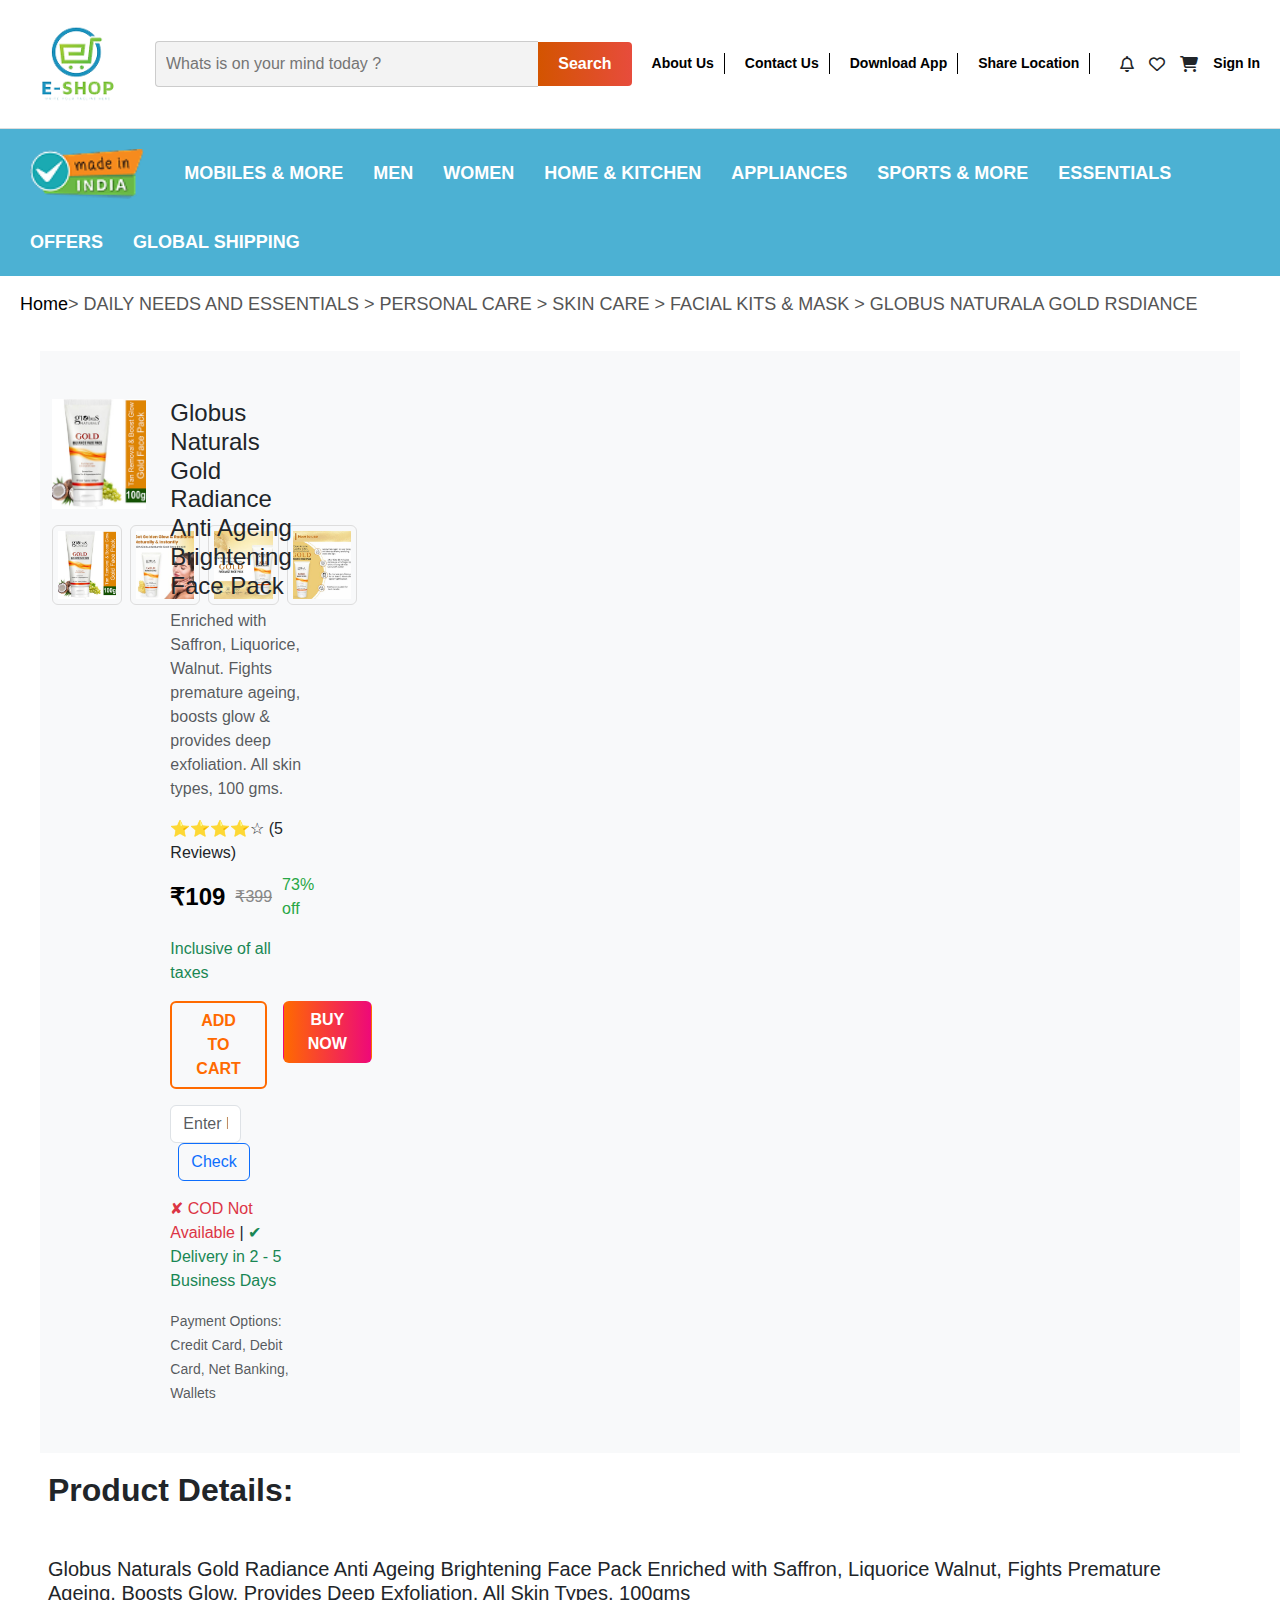
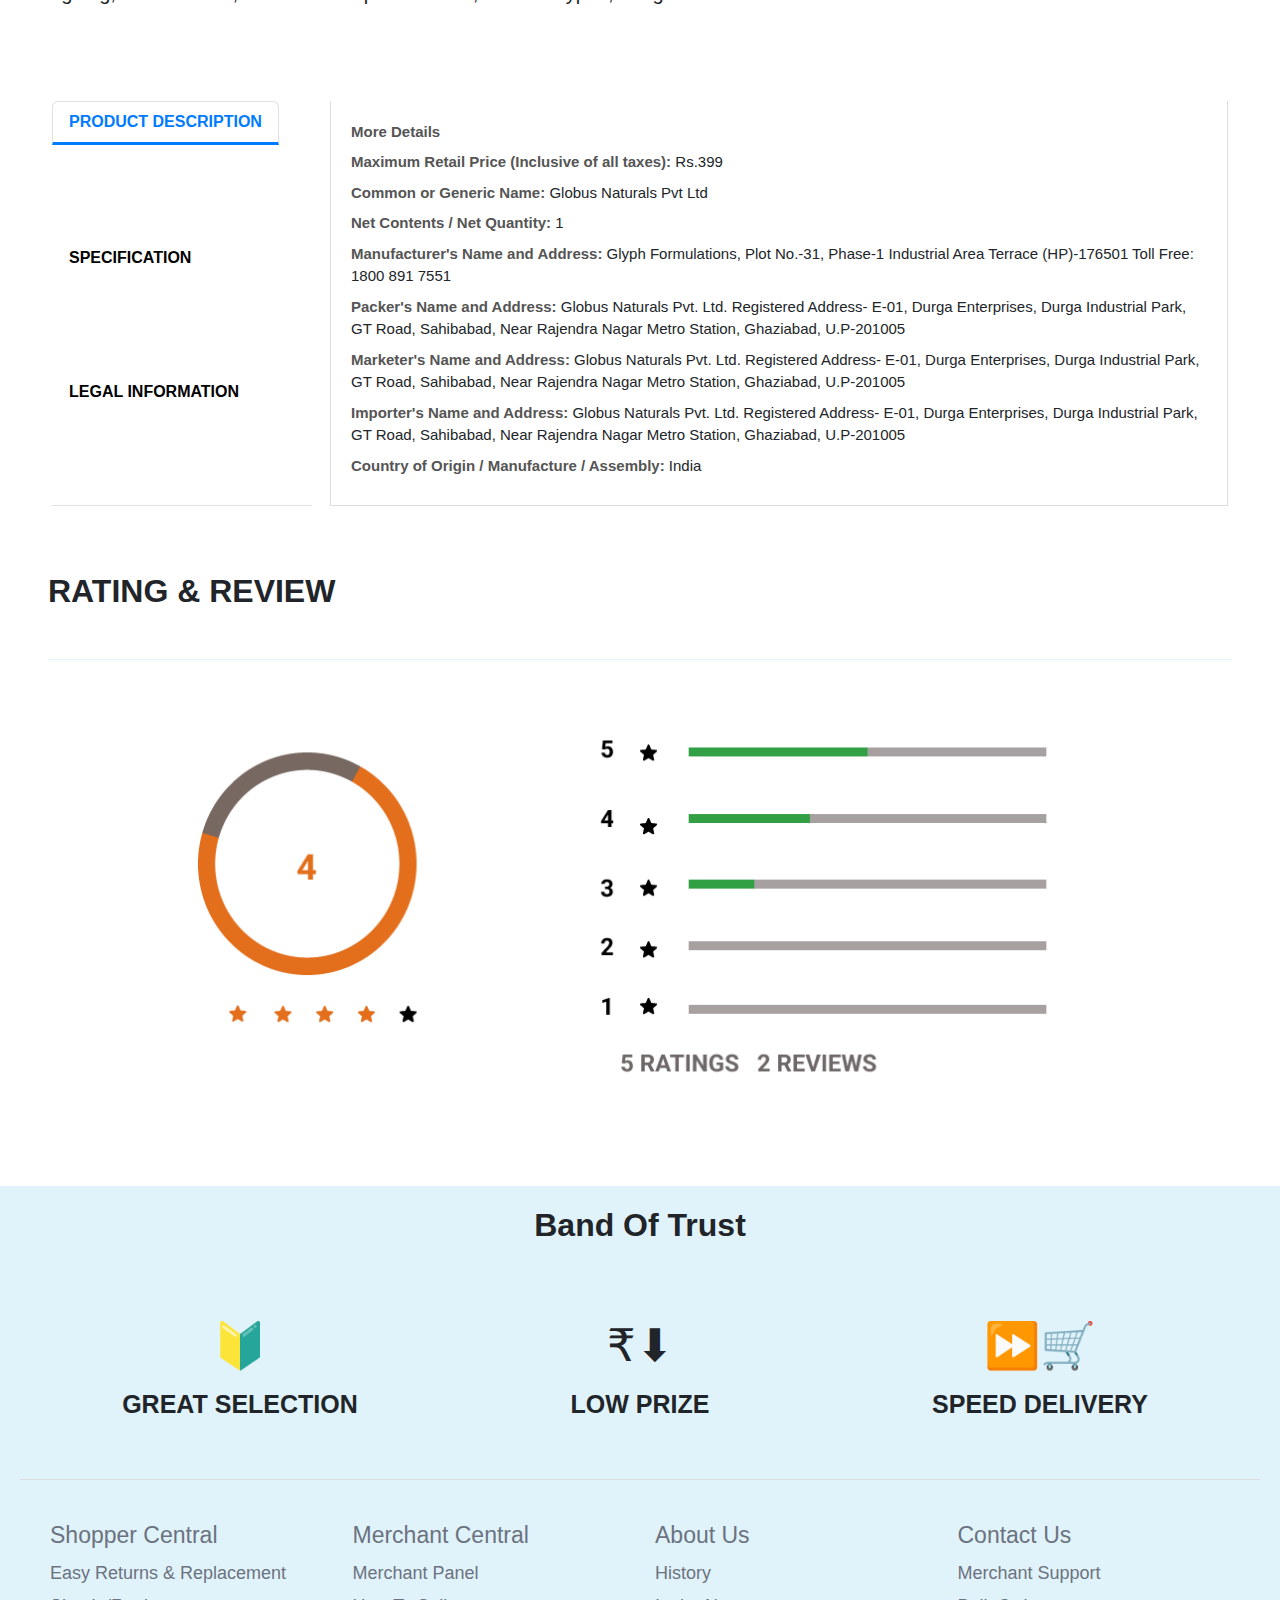
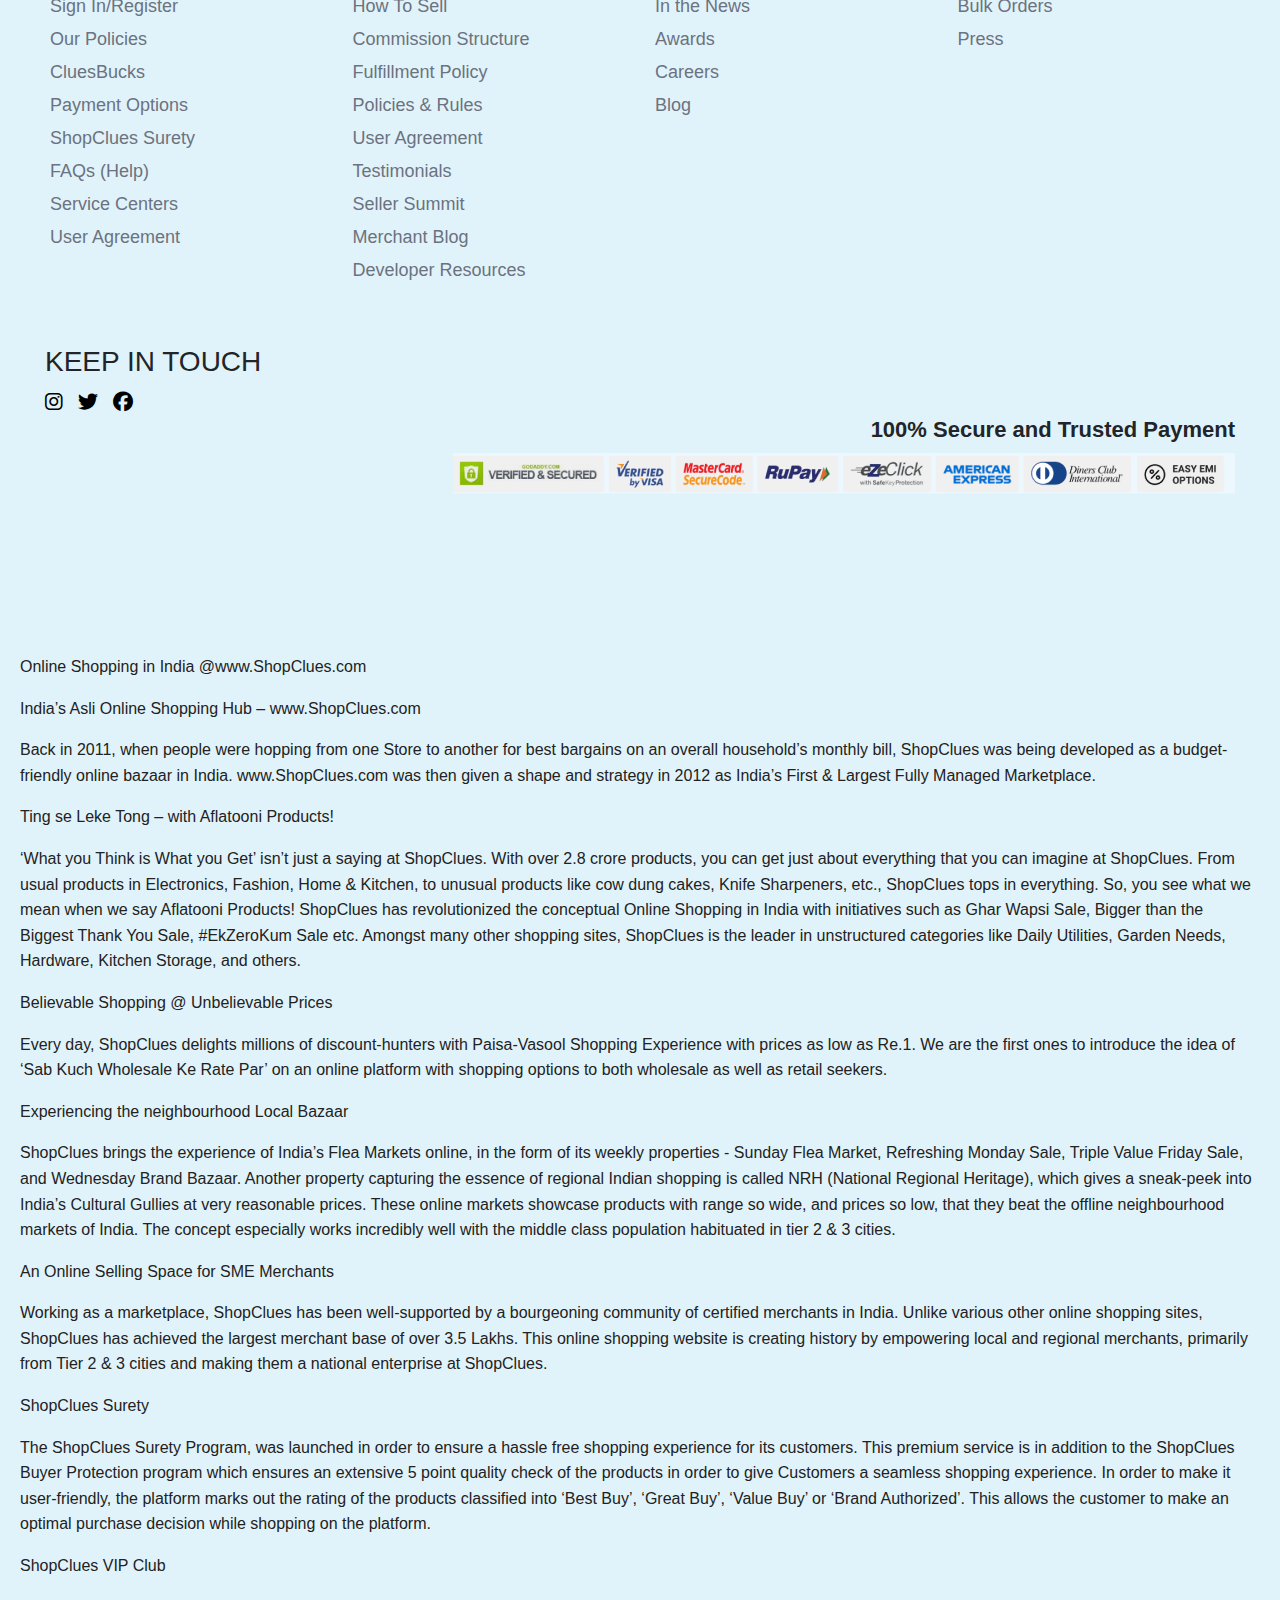
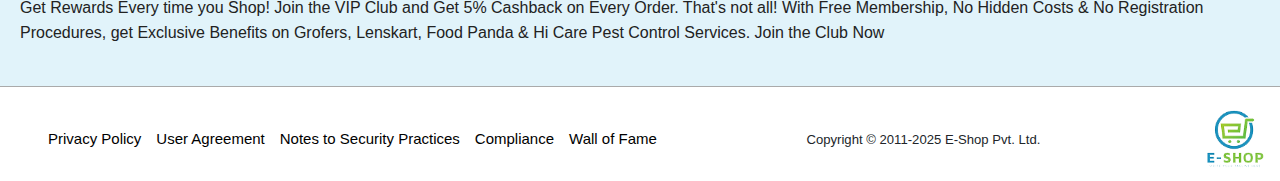
<file: html/gold.html>
<!DOCTYPE html>
<html lang="en">
<head>
    <meta charset="UTF-8">
    <meta name="viewport" content="width=device-width, initial-scale=1.0">
    <title>Globus Naturals Gold Radiance Anti Ageing Brightening Face Pack</title>
    <link href="https://cdn.jsdelivr.net/npm/bootstrap@5.3.3/dist/css/bootstrap.min.css" rel="stylesheet">
    <link rel="stylesheet" href="https://cdnjs.cloudflare.com/ajax/libs/font-awesome/6.4.0/css/all.min.css">
    <link rel="stylesheet" href="../css/index.css" />
</head>
<body>
    <!-- HEADER -->
  <header>
    <!-- Logo -->
    <div class="logo">
      <img src="../images/image.png" alt="Logo">
    </div>

    <!-- Search -->
    <div class="search-bar">
      <input type="text" placeholder="Whats is on your mind today ?">
      <button>Search</button>
    </div>

    <!-- Navigation + Icons -->
    <nav>
      <a href="about.html">About Us</a>
      <a href="contact.html">Contact Us</a>
      <a href="#">Download App</a>
      <a href="#">Share Location</a>

      <div class="icons">
        <i class="fa-regular fa-bell"></i>
        <i class="fa-regular fa-heart"></i>
        <i class="fa-solid fa-cart-shopping"></i>
        <a href="#"><strong>Sign In</strong></a>
      </div>
    </nav>
  </header>

  <!-- CATEGORY NAVIGATION -->
  <div class="category-nav">
    <img src="../images/image 1dd.png" alt="Made in India">
    <a href="allmobile.html">MOBILES & MORE</a>
    <a href="#">MEN</a>
    <a href="#">WOMEN</a>
    <a href="#">HOME & KITCHEN</a>
    <a href="#">APPLIANCES</a>
    <a href="#">SPORTS & MORE</a>
    <a href="#">ESSENTIALS</a>
    <a href="#">OFFERS</a>
    <a href="#">GLOBAL SHIPPING</a>
  </div>

  <!-- BREADCRUMB -->
  <div class="breadcrumb">
    <a href="index.html">Home </a> > DAILY NEEDS AND ESSENTIALS > PERSONAL CARE > SKIN CARE > FACIAL KITS & MASK > GLOBUS NATURALA GOLD RSDIANCE
  </div>

  <div class="container py-5 bg-light">
  <div class="row g-4">

    <!-- Left: Product Images -->
    <div class="col-lg-5 col-md-6">
      <img id="mainImage" src="../images/imagebb.png" alt="Product" class="product-img-main img-fluid mb-3">

      <div class="d-flex">
        <img src="../images/imagebb.png" class="thumb-img" onclick="changeImage(this)">
        <img src="../images/imagehh.png" class="thumb-img" onclick="changeImage(this)">
        <img src="../images/imagekk.png" class="thumb-img" onclick="changeImage(this)">
        <img src="../images/imagevv.png" class="thumb-img" onclick="changeImage(this)">
      </div>
    </div>

    <!-- Right: Product Details -->
    <div class="col-lg-7 col-md-6">
      <h4>Globus Naturals Gold Radiance Anti Ageing Brightening Face Pack</h4>
      <p class="text-muted">Enriched with Saffron, Liquorice, Walnut. Fights premature ageing, boosts glow & provides deep exfoliation. All skin types, 100 gms.</p>
      
      <!-- Ratings -->
      <div class="mb-2">
        ⭐⭐⭐⭐☆ (5 Reviews)
      </div>

      <!-- Price -->
      <div class="d-flex align-items-center mb-3">
        <span class="product-price">₹109</span>
        <span class="product-mrp">₹399</span>
        <span class="product-offer">73% off</span>
      </div>

      <p class="text-success">Inclusive of all taxes</p>

      <!-- Buttons -->
      <div class="d-flex gap-3 mb-3">
        <a href="cart.html"><button class="btn btn-cart px-4">ADD TO CART</button></a>
        <a href="checkout.html"><button class="btn btn-buy px-4">BUY NOW</button></a>
      </div>

      <!-- Delivery -->
      <div class="mb-3">
        <input type="text" class="form-control d-inline w-50" placeholder="Enter Pincode for delivery">
        <button class="btn btn-outline-primary ms-2">Check</button>
      </div>

      <p><span class="text-danger">✘ COD Not Available</span> | <span class="text-success">✔ Delivery in 2 - 5 Business Days</span></p>
      <small class="text-muted">Payment Options: Credit Card, Debit Card, Net Banking, Wallets</small>
    </div>
  </div>
</div>

<h2 class="fw-bold ms-5">Product Details:</h2>
<h5 class="m-5">Globus Naturals Gold Radiance Anti Ageing Brightening Face Pack Enriched with Saffron, Liquorice Walnut, Fights
    Premature Ageing, Boosts Glow, Provides Deep Exfoliation, All Skin Types, 100gms
</h5>

<div class="container py-5">
  <ul class="nav nav-tabs" id="myTab" role="tablist">
    <li class="nav-item" role="presentation">
      <button class="nav-link active" id="desc-tab" data-bs-toggle="tab" data-bs-target="#desc" type="button" role="tab">PRODUCT DESCRIPTION</button>
    </li>
    <li class="nav-item" role="presentation">
      <button class="nav-link" id="spec-tab" data-bs-toggle="tab" data-bs-target="#spec" type="button" role="tab">SPECIFICATION</button>
    </li>
    <li class="nav-item" role="presentation">
      <button class="nav-link" id="legal-tab" data-bs-toggle="tab" data-bs-target="#legal" type="button" role="tab">LEGAL INFORMATION</button>
    </li>
  </ul>

  <div class="bg-light">
  <div class="tab-content" id="myTabContent">
    <!-- Product Description -->
    <div class="tab-pane fade show active" id="desc" role="tabpanel">
      <p class="tab-label">More Details</p>
      <p><span class="tab-label">Maximum Retail Price (Inclusive of all taxes):</span> Rs.399</p>
      <p><span class="tab-label">Common or Generic Name:</span> Globus Naturals Pvt Ltd</p>
      <p><span class="tab-label">Net Contents / Net Quantity:</span> 1</p>
      <p><span class="tab-label">Manufacturer's Name and Address:</span> Glyph Formulations, Plot No.-31, Phase-1 Industrial Area Terrace (HP)-176501 Toll Free: 1800 891 7551</p>
      <p><span class="tab-label">Packer's Name and Address:</span> Globus Naturals Pvt. Ltd. Registered Address- E-01, Durga Enterprises, Durga Industrial Park, GT Road, Sahibabad, Near Rajendra Nagar Metro Station, Ghaziabad, U.P-201005</p>
      <p><span class="tab-label">Marketer's Name and Address:</span> Globus Naturals Pvt. Ltd. Registered Address- E-01, Durga Enterprises, Durga Industrial Park, GT Road, Sahibabad, Near Rajendra Nagar Metro Station, Ghaziabad, U.P-201005</p>
      <p><span class="tab-label">Importer's Name and Address:</span> Globus Naturals Pvt. Ltd. Registered Address- E-01, Durga Enterprises, Durga Industrial Park, GT Road, Sahibabad, Near Rajendra Nagar Metro Station, Ghaziabad, U.P-201005</p>
      <p><span class="tab-label">Country of Origin / Manufacture / Assembly:</span> India</p>
    </div>

    <!-- Specification -->
    <div class="tab-pane fade" id="spec" role="tabpanel">
      <p>✅ Add product specifications here (Weight, Dimensions, Ingredients, etc.).</p>
    </div>

    <!-- Legal Information -->
    <div class="tab-pane fade" id="legal" role="tabpanel">
      <p>✅ Add legal disclaimers, warranty info, and compliance details here.</p>
    </div>
  </div>
</div>
</div>

<h2 class="fw-bold ms-5">RATING & REVIEW</h2>
<div class="bg-light m-5">
    <img src="../images/rating.png" alt="Rating" class="img-fluid">
</div>
  
  <footer>
    <div class="top">
    <!-- Top Band -->
  <h2 class="fw-bold text-center">Band Of Trust</h2>   
  <section class="trust-band">
    <div class="trust-item">
      <div class="icon">🔰</div>
      <h3>GREAT SELECTION</h3>
    </div>
    <div class="trust-item">
      <div class="icon">₹⬇</div>
      <h3>LOW PRIZE</h3>
    </div>
    <div class="trust-item">
      <div class="icon">⏩🛒</div>
      <h3>SPEED DELIVERY</h3>
    </div>
  </section>

  <!-- Footer Links -->
  <div class="footer">
    <div class="footer-col">
      <h4>Shopper Central</h4>
      <ul>
        <li>Easy Returns & Replacement</li>
        <li>Sign In/Register</li>
        <li>Our Policies</li>
        <li>CluesBucks</li>
        <li>Payment Options</li>
        <li>ShopClues Surety</li>
        <li>FAQs (Help)</li>
        <li>Service Centers</li>
        <li>User Agreement</li>
      </ul>
    </div>

    <div class="footer-col">
      <h4>Merchant Central</h4>
      <ul>
        <li>Merchant Panel</li>
        <li>How To Sell</li>
        <li>Commission Structure</li>
        <li>Fulfillment Policy</li>
        <li>Policies & Rules</li>
        <li>User Agreement</li>
        <li>Testimonials</li>
        <li>Seller Summit</li>
        <li>Merchant Blog</li>
        <li>Developer Resources</li>
      </ul>
    </div>

    <div class="footer-col">
      <h4>About Us</h4>
      <ul>
        <li>History</li>
        <li>In the News</li>
        <li>Awards</li>
        <li>Careers</li>
        <li>Blog</li>
      </ul>
    </div>

    <div class="footer-col">
      <h4>Contact Us</h4>
      <ul>
        <li>Merchant Support</li>
        <li>Bulk Orders</li>
        <li>Press</li>
      </ul>
    </div>
  </div>
    <!-- Top Section -->
     <div class="back">
      <div>
        <h3>KEEP IN TOUCH</h3>
        <div class="social-icons">
          <a href="#"><i class="fab fa-instagram"></i></a>
          <a href="#"><i class="fab fa-twitter"></i></a>
          <a href="#"><i class="fab fa-facebook"></i></a>
        </div>
      </div>

      <div class="payments">
        <h3>100% Secure and Trusted Payment</h3>
        <img src="../images/footer.png" alt="Payment Methods">
      </div>
    </div>

    <!-- Middle Content -->
    <div class="footer-content">
    <p>Online Shopping in India @www.ShopClues.com</p>
    <p>India’s Asli Online Shopping Hub – www.ShopClues.com</p>
    <p>Back in 2011, when people were hopping from one Store to another for best bargains on an overall household’s 
        monthly bill, ShopClues was being developed as a budget-friendly online bazaar in India. www.ShopClues.com was 
        then given a shape and strategy in 2012 as India’s First & Largest Fully Managed Marketplace.</p>
    <p>Ting se Leke Tong – with Aflatooni Products!</p>
    <p>‘What you Think is What you Get’ isn’t just a saying at ShopClues. With over 2.8 crore products, you can get 
        just about everything that you can imagine at ShopClues. From usual products in Electronics, Fashion, Home & Kitchen, 
        to unusual products like cow dung cakes, Knife Sharpeners, etc., ShopClues tops in everything. So, you see what we mean 
        when we say Aflatooni Products! ShopClues has revolutionized the conceptual Online Shopping in India with initiatives 
        such as Ghar Wapsi Sale, Bigger than the Biggest Thank You Sale, #EkZeroKum Sale etc. Amongst many other shopping sites, 
        ShopClues is the leader in unstructured categories like Daily Utilities, Garden Needs, Hardware, Kitchen Storage, and 
        others.</p>
    <p>Believable Shopping @ Unbelievable Prices</p>
    <p>Every day, ShopClues delights millions of discount-hunters with Paisa-Vasool Shopping Experience with prices as low as 
        Re.1. We are the first ones to introduce the idea of ‘Sab Kuch Wholesale Ke Rate Par’ on an online platform with shopping 
        options to both wholesale as well as retail seekers.</p>
    <p>Experiencing the neighbourhood Local Bazaar</p>
    <p>ShopClues brings the experience of India’s Flea Markets online, in the form of its weekly properties - Sunday Flea Market, 
        Refreshing Monday Sale, Triple Value Friday Sale, and Wednesday Brand Bazaar. Another property capturing the essence of 
        regional Indian shopping is called NRH (National Regional Heritage), which gives a sneak-peek into India’s Cultural 
        Gullies at very reasonable prices. These online markets showcase products with range so wide, and prices so low, that 
        they beat the offline neighbourhood markets of India. The concept especially works incredibly well with the middle class 
        population habituated in tier 2 & 3 cities.</p>
    <p>An Online Selling Space for SME Merchants</p>
    <p>Working as a marketplace, ShopClues has been well-supported by a bourgeoning community of certified merchants in India. 
        Unlike various other online shopping sites, ShopClues has achieved the largest merchant base of over 3.5 Lakhs. This 
        online shopping website is creating history by empowering local and regional merchants, primarily from Tier 2 & 3 cities 
        and making them a national enterprise at ShopClues.</p>
    <p>ShopClues Surety</p>
    <p>The ShopClues Surety Program, was launched in order to ensure a hassle free shopping experience for its customers. 
        This premium service is in addition to the ShopClues Buyer Protection program which ensures an extensive 5 point quality 
        check of the products in order to give Customers a seamless shopping experience. In order to make it user-friendly, 
        the platform marks out the rating of the products classified into ‘Best Buy’, ‘Great Buy’, ‘Value Buy’ or ‘Brand 
        Authorized’. This allows the customer to make an optimal purchase decision while shopping on the platform.</p>
    <p>ShopClues VIP Club</p>
    <p>Get Rewards Every time you Shop! Join the VIP Club and Get 5% Cashback on Every Order. That's not all! With Free 
        Membership, No Hidden Costs & No Registration Procedures, get Exclusive Benefits on Grofers, Lenskart, Food Panda & 
        Hi Care Pest Control Services. Join the Club Now
      </p>
    </div>
    </div>

    <!-- Bottom Section -->
    <div class="footer-bottom ps-5">
      <div class="footer-links">
        <a href="#">Privacy Policy</a>
        <a href="#">User Agreement</a>
        <a href="#">Notes to Security Practices</a>
        <a href="#">Compliance</a>
        <a href="#">Wall of Fame</a>
      </div>
      <div>
        <small>Copyright © 2011-2025 E-Shop Pvt. Ltd.</small>
      </div>
      <div class="footer-logo">
        <img src="../images/image.png" alt="E-Shop Logo">
      </div>
    </div>
  </div>

  <script>
  function changeImage(e) {
    document.getElementById("mainImage").src = e.src;
  }
</script>

</body>
</html>
</file>
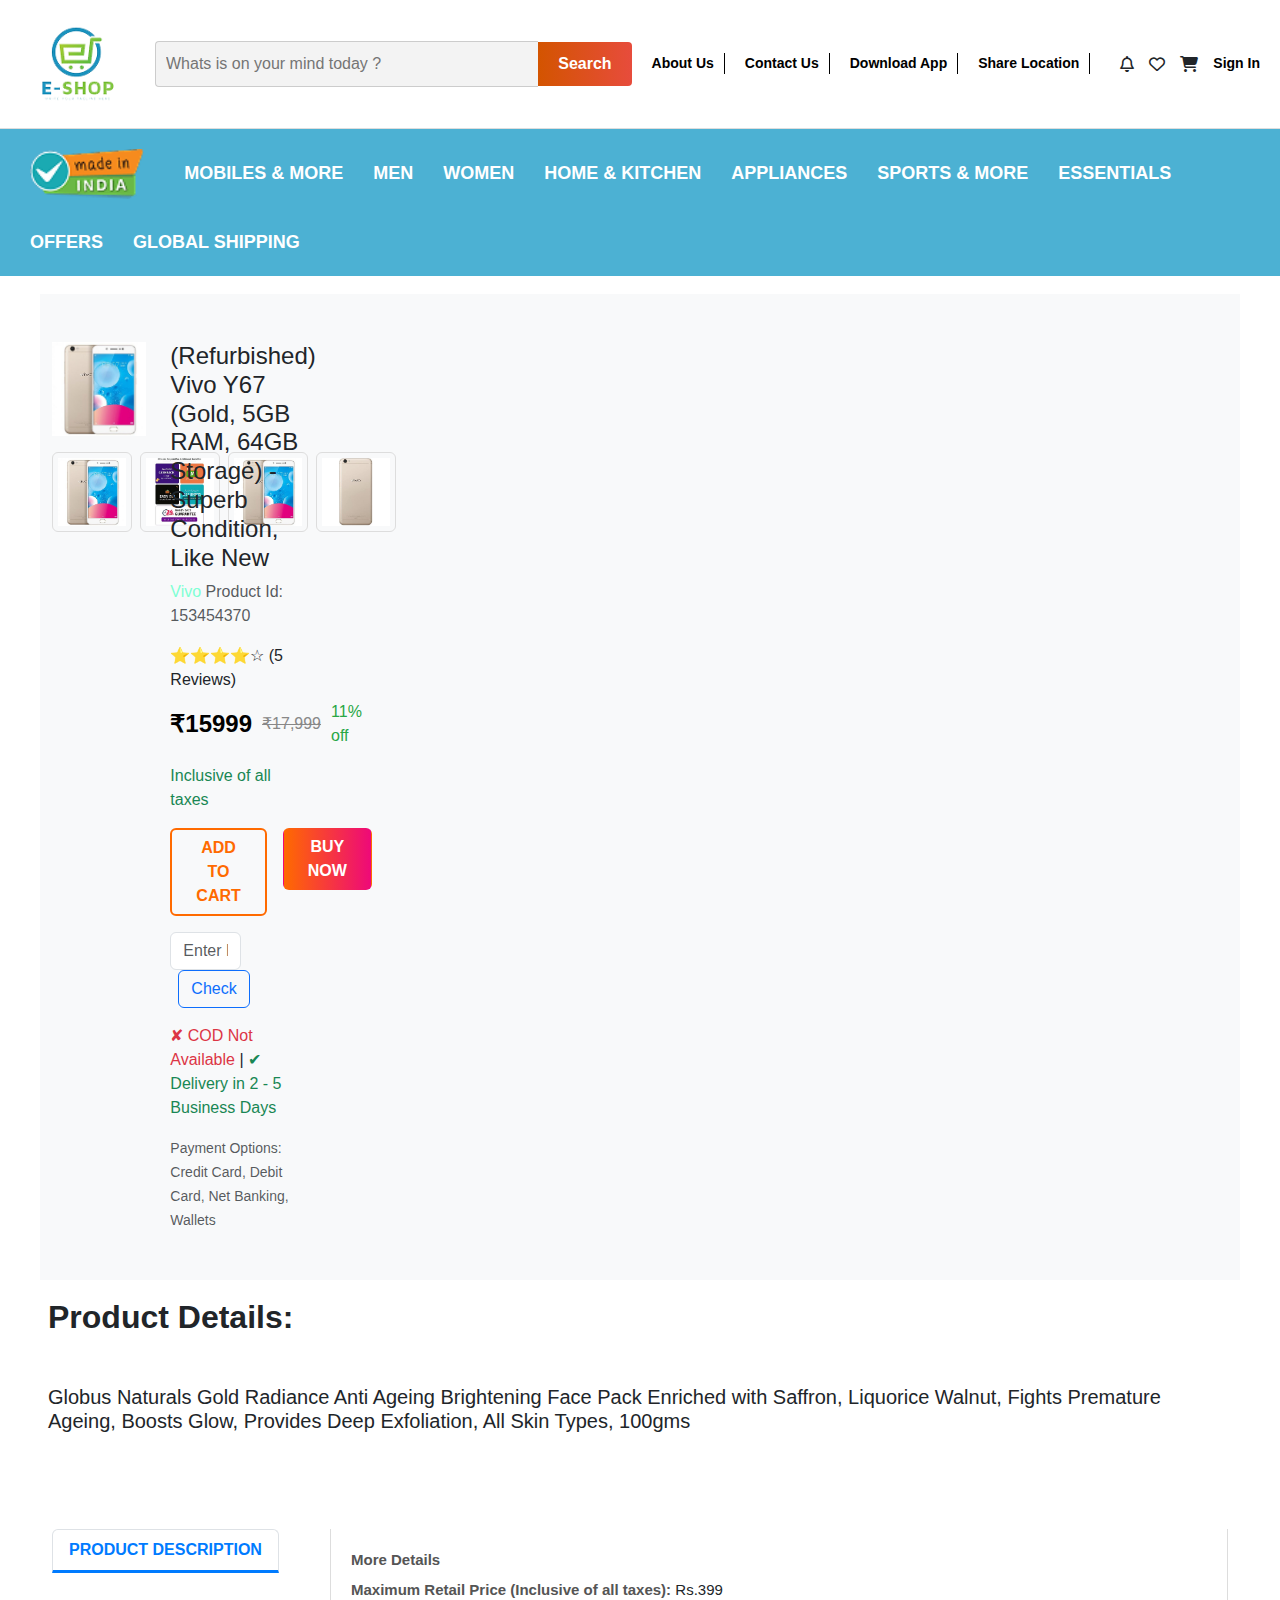
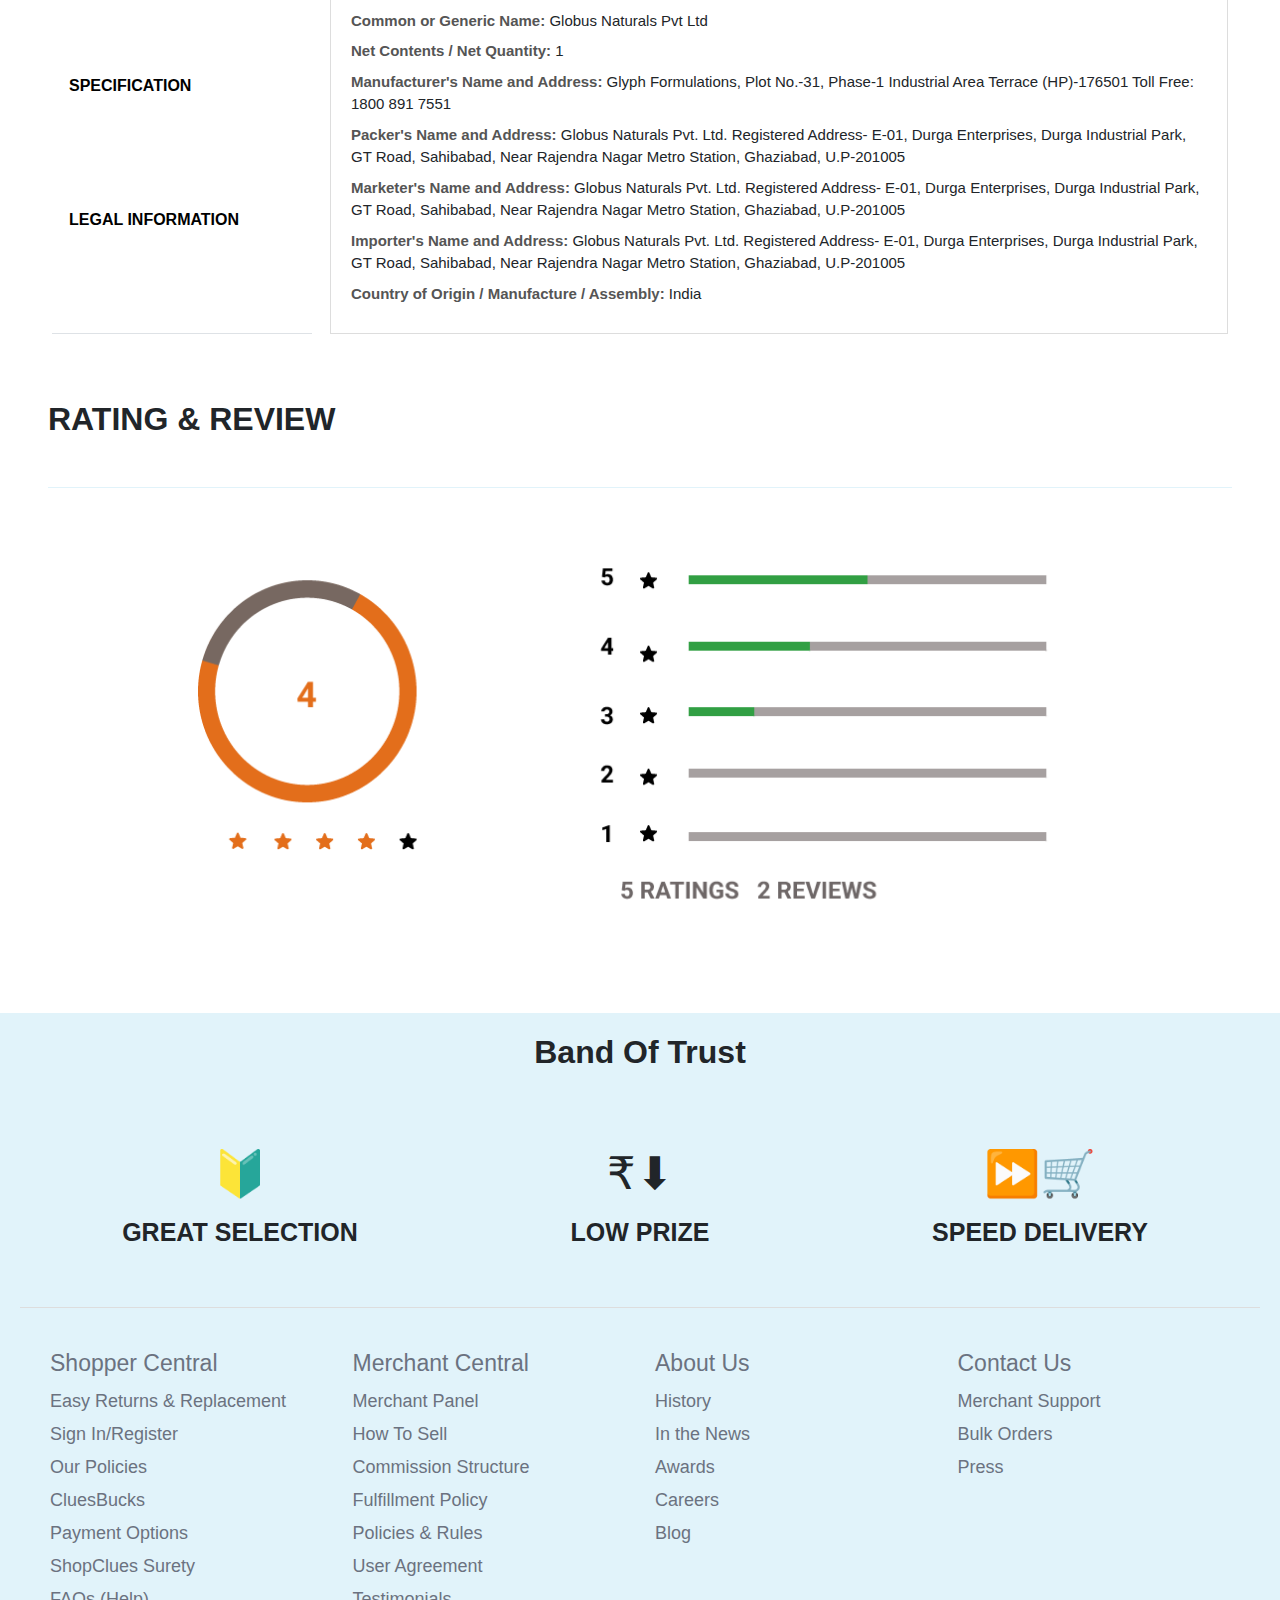
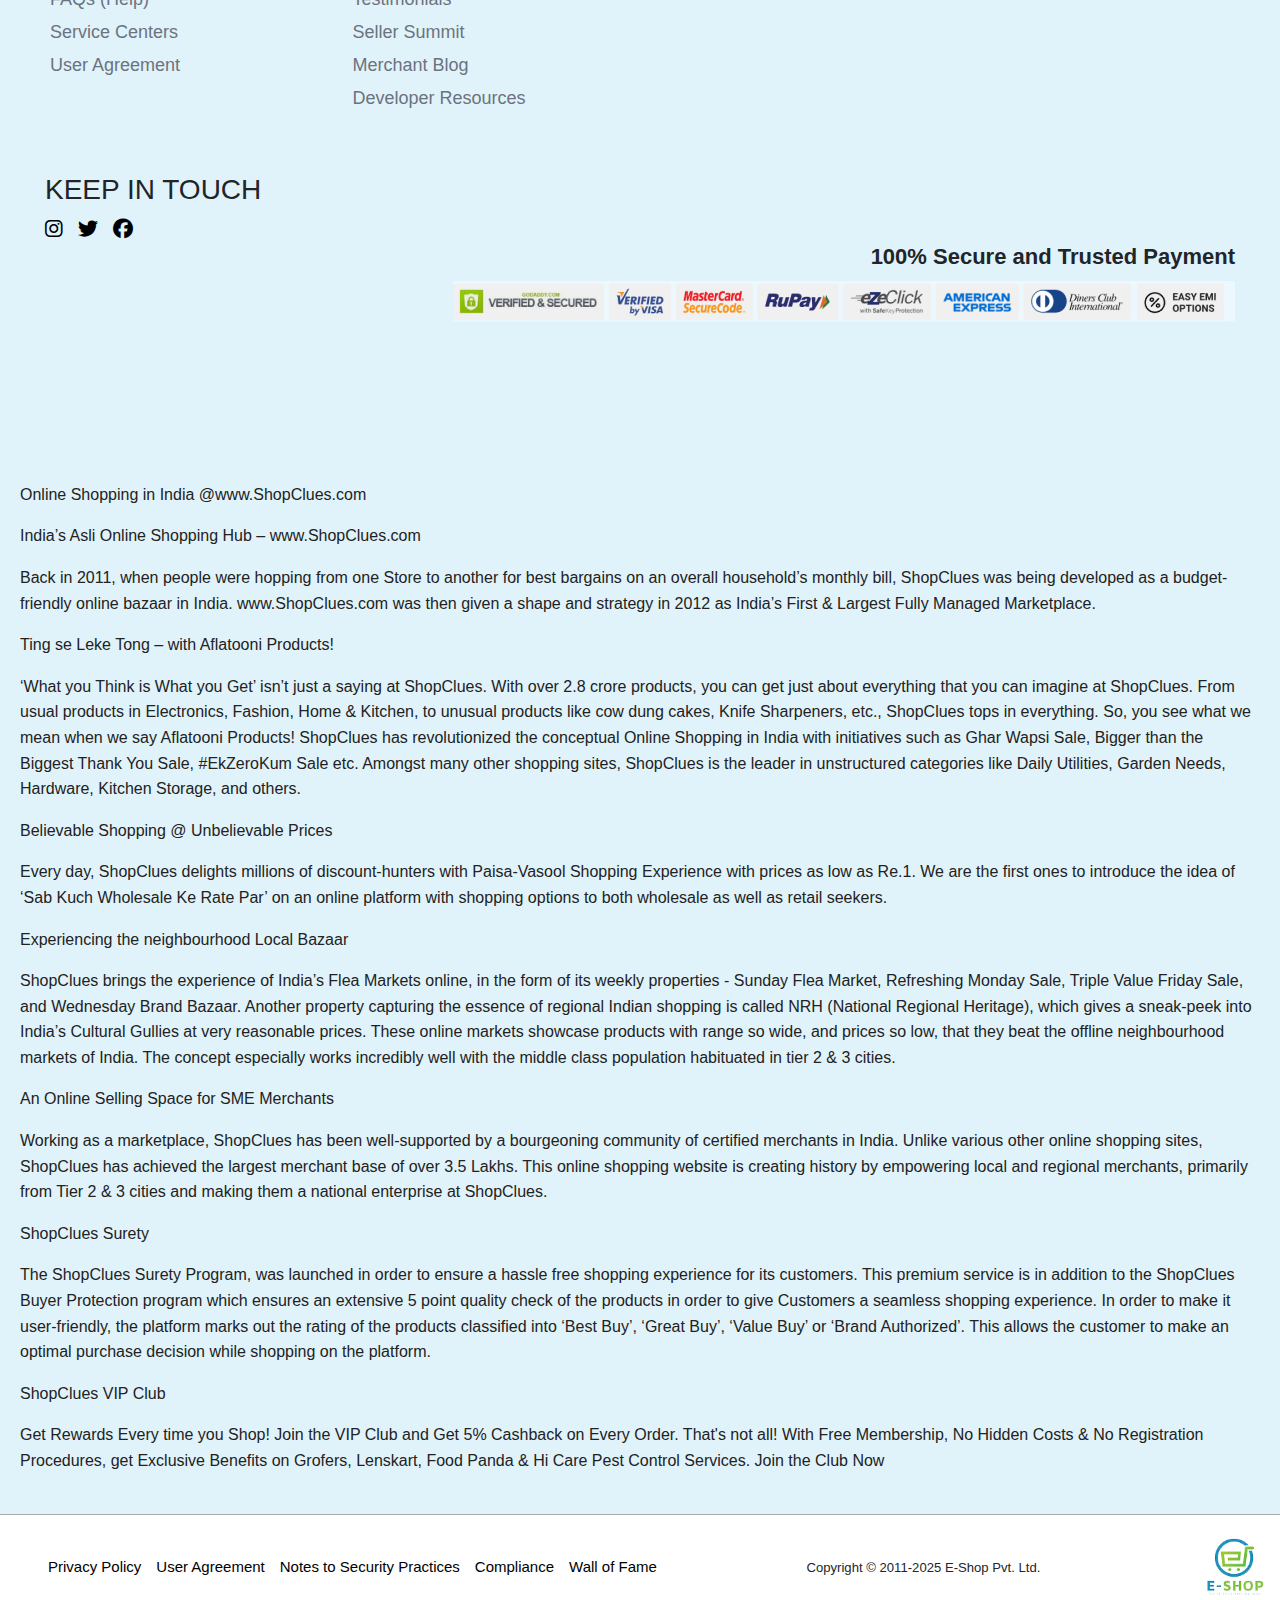
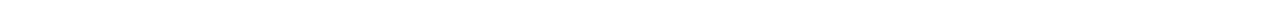
<file: html/mobile.html>
<!DOCTYPE html>
<html lang="en">
<head>
    <meta charset="UTF-8">
    <meta name="viewport" content="width=device-width, initial-scale=1.0">
    <title>Vivo Y67</title>
    <link href="https://cdn.jsdelivr.net/npm/bootstrap@5.3.3/dist/css/bootstrap.min.css" rel="stylesheet">
    <link rel="stylesheet" href="https://cdnjs.cloudflare.com/ajax/libs/font-awesome/6.4.0/css/all.min.css">
    <link rel="stylesheet" href="../css/index.css" />
</head>
<body>
    <!-- HEADER -->
  <header>
    <!-- Logo -->
    <div class="logo">
      <img src="../images/image.png" alt="Logo">
    </div>

    <!-- Search -->
    <div class="search-bar">
      <input type="text" placeholder="Whats is on your mind today ?">
      <button>Search</button>
    </div>

    <!-- Navigation + Icons -->
    <nav>
      <a href="about.html">About Us</a>
      <a href="contact.html">Contact Us</a>
      <a href="#">Download App</a>
      <a href="#">Share Location</a>

      <div class="icons">
        <i class="fa-regular fa-bell"></i>
        <i class="fa-regular fa-heart"></i>
        <i class="fa-solid fa-cart-shopping"></i>
        <a href="#"><strong>Sign In</strong></a>
      </div>
    </nav>
  </header>

  <!-- CATEGORY NAVIGATION -->
  <div class="category-nav">
    <img src="../images/image 1dd.png" alt="Made in India">
    <a href="allmobile.html">MOBILES & MORE</a>
    <a href="#">MEN</a>
    <a href="#">WOMEN</a>
    <a href="#">HOME & KITCHEN</a>
    <a href="#">APPLIANCES</a>
    <a href="#">SPORTS & MORE</a>
    <a href="#">ESSENTIALS</a>
    <a href="#">OFFERS</a>
    <a href="#">GLOBAL SHIPPING</a>
  </div>

  <div class="container py-5 bg-light">
  <div class="row g-4">

    <!-- Left: Product Images -->
    <div class="col-lg-5 col-md-6">
      <img id="mainImage" src="../images/image 7.png" alt="Product" class="product-img-main img-fluid mb-3">

      <div class="d-flex">
        <img src="../images/image 7.png" class="thumb-img" onclick="changeImage(this)">
        <img src="../images/image 6.png" class="thumb-img" onclick="changeImage(this)">
        <img src="../images/image 7.png" class="thumb-img" onclick="changeImage(this)">
        <img src="../images/image 8.png" class="thumb-img" onclick="changeImage(this)">
      </div>
    </div>

    <!-- Right: Product Details -->
    <div class="col-lg-7 col-md-6">
      <h4>(Refurbished) Vivo Y67 (Gold, 5GB RAM, 64GB Storage) - Superb Condition, Like New</h4>
      <p class="text-muted"><span style="color: aquamarine;">Vivo </span>Product Id: 153454370</p>
      
      <!-- Ratings -->
      <div class="mb-2">
        ⭐⭐⭐⭐☆ (5 Reviews)
      </div>

      <!-- Price -->
      <div class="d-flex align-items-center mb-3">
        <span class="product-price">₹15999</span>
        <span class="product-mrp">₹17,999</span>
        <span class="product-offer">11% off</span>
      </div>

      <p class="text-success">Inclusive of all taxes</p>

      <!-- Buttons -->
      <div class="d-flex gap-3 mb-3">
        <a href="cart.html"><button class="btn btn-cart px-4">ADD TO CART</button></a>
        <a href="checkout.html"><button class="btn btn-buy px-4">BUY NOW</button></a>
      </div>

      <!-- Delivery -->
      <div class="mb-3">
        <input type="text" class="form-control d-inline w-50" placeholder="Enter Pincode for delivery">
        <button class="btn btn-outline-primary ms-2">Check</button>
      </div>

      <p><span class="text-danger">✘ COD Not Available</span> | <span class="text-success">✔ Delivery in 2 - 5 Business Days</span></p>
      <small class="text-muted">Payment Options: Credit Card, Debit Card, Net Banking, Wallets</small>
    </div>
  </div>
</div>

<h2 class="fw-bold ms-5">Product Details:</h2>
<h5 class="m-5">Globus Naturals Gold Radiance Anti Ageing Brightening Face Pack Enriched with Saffron, Liquorice Walnut, Fights
    Premature Ageing, Boosts Glow, Provides Deep Exfoliation, All Skin Types, 100gms
</h5>

<div class="container py-5">
  <ul class="nav nav-tabs" id="myTab" role="tablist">
    <li class="nav-item" role="presentation">
      <button class="nav-link active" id="desc-tab" data-bs-toggle="tab" data-bs-target="#desc" type="button" role="tab">PRODUCT DESCRIPTION</button>
    </li>
    <li class="nav-item" role="presentation">
      <button class="nav-link" id="spec-tab" data-bs-toggle="tab" data-bs-target="#spec" type="button" role="tab">SPECIFICATION</button>
    </li>
    <li class="nav-item" role="presentation">
      <button class="nav-link" id="legal-tab" data-bs-toggle="tab" data-bs-target="#legal" type="button" role="tab">LEGAL INFORMATION</button>
    </li>
  </ul>

  <div class="bg-light">
  <div class="tab-content" id="myTabContent">
    <!-- Product Description -->
    <div class="tab-pane fade show active" id="desc" role="tabpanel">
      <p class="tab-label">More Details</p>
      <p><span class="tab-label">Maximum Retail Price (Inclusive of all taxes):</span> Rs.399</p>
      <p><span class="tab-label">Common or Generic Name:</span> Globus Naturals Pvt Ltd</p>
      <p><span class="tab-label">Net Contents / Net Quantity:</span> 1</p>
      <p><span class="tab-label">Manufacturer's Name and Address:</span> Glyph Formulations, Plot No.-31, Phase-1 Industrial Area Terrace (HP)-176501 Toll Free: 1800 891 7551</p>
      <p><span class="tab-label">Packer's Name and Address:</span> Globus Naturals Pvt. Ltd. Registered Address- E-01, Durga Enterprises, Durga Industrial Park, GT Road, Sahibabad, Near Rajendra Nagar Metro Station, Ghaziabad, U.P-201005</p>
      <p><span class="tab-label">Marketer's Name and Address:</span> Globus Naturals Pvt. Ltd. Registered Address- E-01, Durga Enterprises, Durga Industrial Park, GT Road, Sahibabad, Near Rajendra Nagar Metro Station, Ghaziabad, U.P-201005</p>
      <p><span class="tab-label">Importer's Name and Address:</span> Globus Naturals Pvt. Ltd. Registered Address- E-01, Durga Enterprises, Durga Industrial Park, GT Road, Sahibabad, Near Rajendra Nagar Metro Station, Ghaziabad, U.P-201005</p>
      <p><span class="tab-label">Country of Origin / Manufacture / Assembly:</span> India</p>
    </div>

    <!-- Specification -->
    <div class="tab-pane fade" id="spec" role="tabpanel">
      <p>✅ Add product specifications here (Weight, Dimensions, Ingredients, etc.).</p>
    </div>

    <!-- Legal Information -->
    <div class="tab-pane fade" id="legal" role="tabpanel">
      <p>✅ Add legal disclaimers, warranty info, and compliance details here.</p>
    </div>
  </div>
</div>
</div>

<h2 class="fw-bold ms-5">RATING & REVIEW</h2>
<div class="bg-light m-5">
    <img src="../images/rating.png" alt="Rating" class="img-fluid">
</div>
  
  <footer>
    <div class="top">
    <!-- Top Band -->
  <h2 class="fw-bold text-center">Band Of Trust</h2>   
  <section class="trust-band">
    <div class="trust-item">
      <div class="icon">🔰</div>
      <h3>GREAT SELECTION</h3>
    </div>
    <div class="trust-item">
      <div class="icon">₹⬇</div>
      <h3>LOW PRIZE</h3>
    </div>
    <div class="trust-item">
      <div class="icon">⏩🛒</div>
      <h3>SPEED DELIVERY</h3>
    </div>
  </section>

  <!-- Footer Links -->
  <div class="footer">
    <div class="footer-col">
      <h4>Shopper Central</h4>
      <ul>
        <li>Easy Returns & Replacement</li>
        <li>Sign In/Register</li>
        <li>Our Policies</li>
        <li>CluesBucks</li>
        <li>Payment Options</li>
        <li>ShopClues Surety</li>
        <li>FAQs (Help)</li>
        <li>Service Centers</li>
        <li>User Agreement</li>
      </ul>
    </div>

    <div class="footer-col">
      <h4>Merchant Central</h4>
      <ul>
        <li>Merchant Panel</li>
        <li>How To Sell</li>
        <li>Commission Structure</li>
        <li>Fulfillment Policy</li>
        <li>Policies & Rules</li>
        <li>User Agreement</li>
        <li>Testimonials</li>
        <li>Seller Summit</li>
        <li>Merchant Blog</li>
        <li>Developer Resources</li>
      </ul>
    </div>

    <div class="footer-col">
      <h4>About Us</h4>
      <ul>
        <li>History</li>
        <li>In the News</li>
        <li>Awards</li>
        <li>Careers</li>
        <li>Blog</li>
      </ul>
    </div>

    <div class="footer-col">
      <h4>Contact Us</h4>
      <ul>
        <li>Merchant Support</li>
        <li>Bulk Orders</li>
        <li>Press</li>
      </ul>
    </div>
  </div>
    <!-- Top Section -->
     <div class="back">
      <div>
        <h3>KEEP IN TOUCH</h3>
        <div class="social-icons">
          <a href="#"><i class="fab fa-instagram"></i></a>
          <a href="#"><i class="fab fa-twitter"></i></a>
          <a href="#"><i class="fab fa-facebook"></i></a>
        </div>
      </div>

      <div class="payments">
        <h3>100% Secure and Trusted Payment</h3>
        <img src="../images/footer.png" alt="Payment Methods">
      </div>
    </div>

    <!-- Middle Content -->
    <div class="footer-content">
    <p>Online Shopping in India @www.ShopClues.com</p>
    <p>India’s Asli Online Shopping Hub – www.ShopClues.com</p>
    <p>Back in 2011, when people were hopping from one Store to another for best bargains on an overall household’s 
        monthly bill, ShopClues was being developed as a budget-friendly online bazaar in India. www.ShopClues.com was 
        then given a shape and strategy in 2012 as India’s First & Largest Fully Managed Marketplace.</p>
    <p>Ting se Leke Tong – with Aflatooni Products!</p>
    <p>‘What you Think is What you Get’ isn’t just a saying at ShopClues. With over 2.8 crore products, you can get 
        just about everything that you can imagine at ShopClues. From usual products in Electronics, Fashion, Home & Kitchen, 
        to unusual products like cow dung cakes, Knife Sharpeners, etc., ShopClues tops in everything. So, you see what we mean 
        when we say Aflatooni Products! ShopClues has revolutionized the conceptual Online Shopping in India with initiatives 
        such as Ghar Wapsi Sale, Bigger than the Biggest Thank You Sale, #EkZeroKum Sale etc. Amongst many other shopping sites, 
        ShopClues is the leader in unstructured categories like Daily Utilities, Garden Needs, Hardware, Kitchen Storage, and 
        others.</p>
    <p>Believable Shopping @ Unbelievable Prices</p>
    <p>Every day, ShopClues delights millions of discount-hunters with Paisa-Vasool Shopping Experience with prices as low as 
        Re.1. We are the first ones to introduce the idea of ‘Sab Kuch Wholesale Ke Rate Par’ on an online platform with shopping 
        options to both wholesale as well as retail seekers.</p>
    <p>Experiencing the neighbourhood Local Bazaar</p>
    <p>ShopClues brings the experience of India’s Flea Markets online, in the form of its weekly properties - Sunday Flea Market, 
        Refreshing Monday Sale, Triple Value Friday Sale, and Wednesday Brand Bazaar. Another property capturing the essence of 
        regional Indian shopping is called NRH (National Regional Heritage), which gives a sneak-peek into India’s Cultural 
        Gullies at very reasonable prices. These online markets showcase products with range so wide, and prices so low, that 
        they beat the offline neighbourhood markets of India. The concept especially works incredibly well with the middle class 
        population habituated in tier 2 & 3 cities.</p>
    <p>An Online Selling Space for SME Merchants</p>
    <p>Working as a marketplace, ShopClues has been well-supported by a bourgeoning community of certified merchants in India. 
        Unlike various other online shopping sites, ShopClues has achieved the largest merchant base of over 3.5 Lakhs. This 
        online shopping website is creating history by empowering local and regional merchants, primarily from Tier 2 & 3 cities 
        and making them a national enterprise at ShopClues.</p>
    <p>ShopClues Surety</p>
    <p>The ShopClues Surety Program, was launched in order to ensure a hassle free shopping experience for its customers. 
        This premium service is in addition to the ShopClues Buyer Protection program which ensures an extensive 5 point quality 
        check of the products in order to give Customers a seamless shopping experience. In order to make it user-friendly, 
        the platform marks out the rating of the products classified into ‘Best Buy’, ‘Great Buy’, ‘Value Buy’ or ‘Brand 
        Authorized’. This allows the customer to make an optimal purchase decision while shopping on the platform.</p>
    <p>ShopClues VIP Club</p>
    <p>Get Rewards Every time you Shop! Join the VIP Club and Get 5% Cashback on Every Order. That's not all! With Free 
        Membership, No Hidden Costs & No Registration Procedures, get Exclusive Benefits on Grofers, Lenskart, Food Panda & 
        Hi Care Pest Control Services. Join the Club Now
      </p>
    </div>
    </div>

    <!-- Bottom Section -->
    <div class="footer-bottom ps-5">
      <div class="footer-links">
        <a href="#">Privacy Policy</a>
        <a href="#">User Agreement</a>
        <a href="#">Notes to Security Practices</a>
        <a href="#">Compliance</a>
        <a href="#">Wall of Fame</a>
      </div>
      <div>
        <small>Copyright © 2011-2025 E-Shop Pvt. Ltd.</small>
      </div>
      <div class="footer-logo">
        <img src="../images/image.png" alt="E-Shop Logo">
      </div>
    </div>
  </div>

  <script>
  function changeImage(e) {
    document.getElementById("mainImage").src = e.src;
  }
</script>

</body>
</html>
</file>
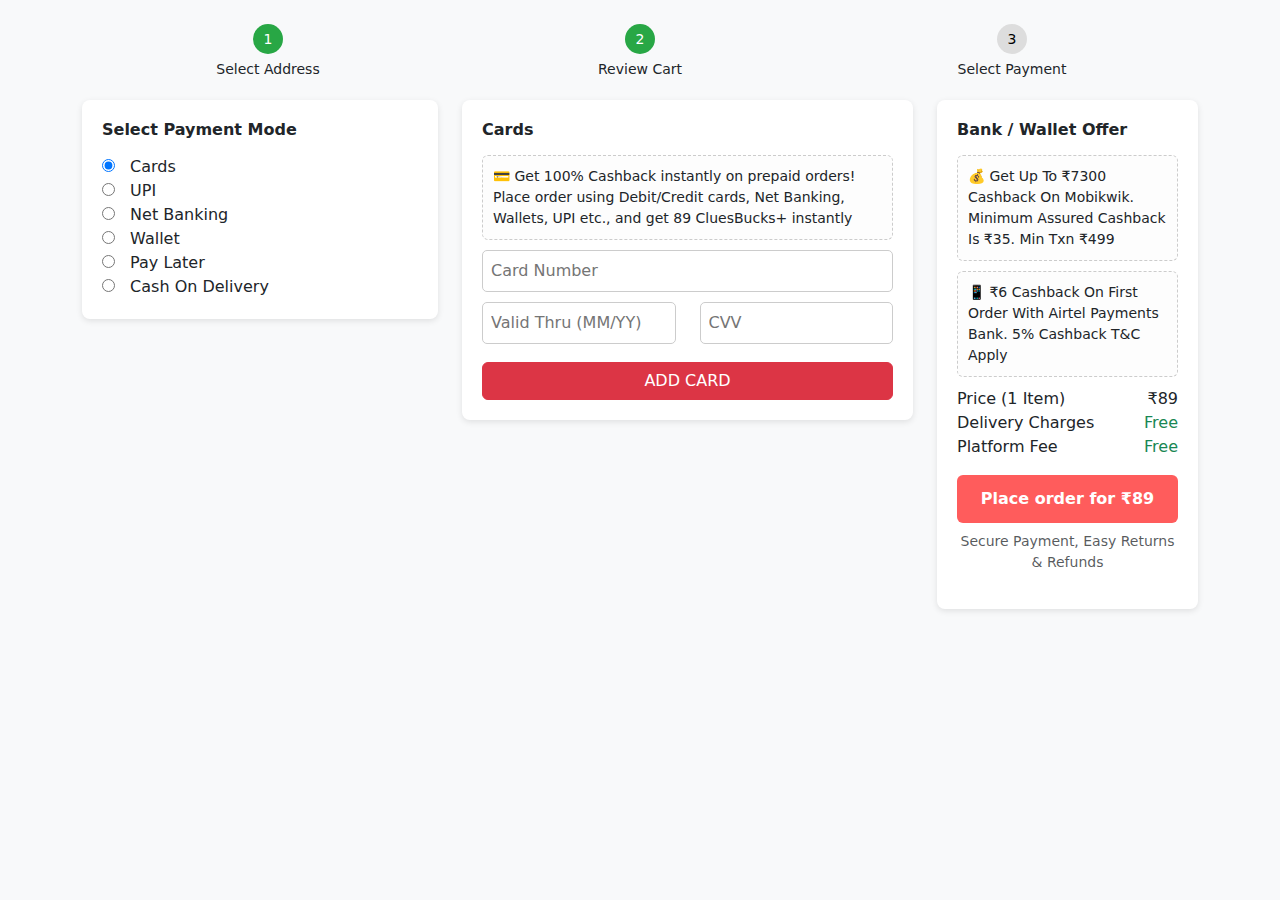
<file: html/payment.html>
<!DOCTYPE html>
<html lang="en">
<head>
  <meta charset="UTF-8">
  <meta name="viewport" content="width=device-width, initial-scale=1.0">
  <title>Payment Page</title>
  <link href="https://cdn.jsdelivr.net/npm/bootstrap@5.3.2/dist/css/bootstrap.min.css" rel="stylesheet">
  <style>
    body { background-color: #f8f9fa; }
    .checkout-box {
      background: #fff;
      border-radius: 8px;
      padding: 20px;
      margin-bottom: 20px;
      box-shadow: 0 2px 6px rgba(0,0,0,0.1);
    }
    .stepper {
      display: flex;
      justify-content: center;
      margin-bottom: 20px;
    }
    .step {
      text-align: center;
      flex: 1;
      font-size: 14px;
    }
    .step span {
      display: inline-block;
      width: 30px;
      height: 30px;
      line-height: 30px;
      border-radius: 50%;
      background: #ddd;
      color: #000;
      margin-bottom: 5px;
    }
    .step.active span {
      background: #28a745;
      color: #fff;
    }
    .payment-options input {
      margin-right: 10px;
    }
    .btn-payment {
      background-color: #ff5c5c;
      color: #fff;
      font-weight: 600;
      border: none;
      padding: 12px;
      width: 100%;
      border-radius: 6px;
    }
    .btn-payment:hover {
      background-color: #e14a4a;
    }
    .offer-box {
      border: 1px dashed #ccc;
      padding: 10px;
      font-size: 14px;
      margin-bottom: 10px;
      border-radius: 6px;
      background: #fdfdfd;
    }
    .input-card {
      border-radius: 5px;
      border: 1px solid #ccc;
      padding: 8px;
      width: 100%;
      margin-bottom: 10px;
    }
  </style>
</head>
<body>

<div class="container py-4">

  <!-- Stepper -->
  <div class="stepper">
    <div class="step active">
      <span>1</span><br>
      Select Address
    </div>
    <div class="step active">
      <span>2</span><br>
      Review Cart
    </div>
    <div class="step">
      <span>3</span><br>
      Select Payment
    </div>
  </div>

  <div class="row">
    <!-- Left Column: Payment Modes -->
    <div class="col-md-4">
      <div class="checkout-box">
        <h6 class="fw-bold mb-3">Select Payment Mode</h6>
        <div class="payment-options">
          <div><input type="radio" name="pay" checked> Cards</div>
          <div><input type="radio" name="pay"> UPI</div>
          <div><input type="radio" name="pay"> Net Banking</div>
          <div><input type="radio" name="pay"> Wallet</div>
          <div><input type="radio" name="pay"> Pay Later</div>
          <div><input type="radio" name="pay"> Cash On Delivery</div>
        </div>
      </div>
    </div>

    <!-- Middle Column: Card Details -->
    <div class="col-md-5">
      <div class="checkout-box">
        <h6 class="fw-bold mb-3">Cards</h6>
        <div class="offer-box">
          💳 Get 100% Cashback instantly on prepaid orders! Place order using Debit/Credit cards, 
          Net Banking, Wallets, UPI etc., and get 89 CluesBucks+ instantly
        </div>

        <input type="text" class="input-card" placeholder="Card Number">
        <div class="row">
          <div class="col-md-6">
            <input type="text" class="input-card" placeholder="Valid Thru (MM/YY)">
          </div>
          <div class="col-md-6">
            <input type="password" class="input-card" placeholder="CVV">
          </div>
        </div>
        <button class="btn btn-danger w-100 mt-2">ADD CARD</button>
      </div>
    </div>

    <!-- Right Column: Price Details -->
    <div class="col-md-3">
      <div class="checkout-box">
        <h6 class="fw-bold mb-3">Bank / Wallet Offer</h6>
        <div class="offer-box">
          💰 Get Up To ₹7300 Cashback On Mobikwik. Minimum Assured Cashback Is ₹35. Min Txn ₹499
        </div>
        <div class="offer-box">
          📱 ₹6 Cashback On First Order With Airtel Payments Bank. 5% Cashback T&C Apply
        </div>

        <div class="d-flex justify-content-between">
          <span>Price (1 Item)</span><span>₹89</span>
        </div>
        <div class="d-flex justify-content-between">
          <span>Delivery Charges</span><span class="text-success">Free</span>
        </div>
        <div class="d-flex justify-content-between">
          <span>Platform Fee</span><span class="text-success">Free</span>
        </div>

        <a href="sucess.html"><button class="btn-payment mt-3">Place order for ₹89</button></a>
        <p class="small text-center text-muted mt-2">
          Secure Payment, Easy Returns & Refunds
        </p>
      </div>
    </div>
  </div>

</div>

</body>
</html>
</file>
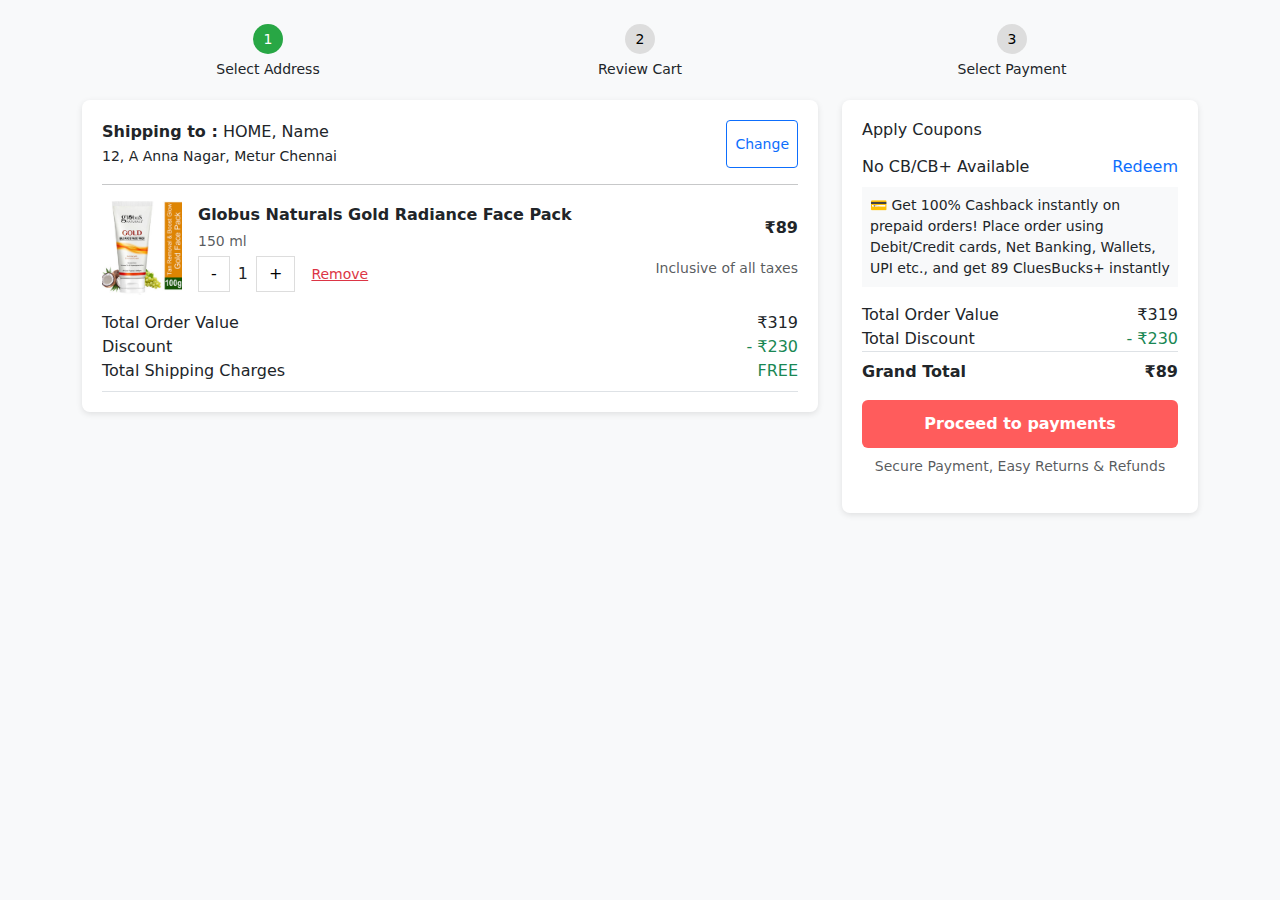
<file: html/shipping.html>
<!DOCTYPE html>
<html lang="en">
<head>
  <meta charset="UTF-8">
  <meta name="viewport" content="width=device-width, initial-scale=1.0">
  <title>Checkout Page</title>
  <link href="https://cdn.jsdelivr.net/npm/bootstrap@5.3.2/dist/css/bootstrap.min.css" rel="stylesheet">
  <style>
    body { background-color: #f8f9fa; }
    .checkout-box {
      background: #fff;
      border-radius: 8px;
      padding: 20px;
      margin-bottom: 20px;
      box-shadow: 0 2px 6px rgba(0,0,0,0.1);
    }
    .stepper {
      display: flex;
      justify-content: center;
      margin-bottom: 20px;
    }
    .step {
      text-align: center;
      flex: 1;
      font-size: 14px;
    }
    .step span {
      display: inline-block;
      width: 30px;
      height: 30px;
      line-height: 30px;
      border-radius: 50%;
      background: #ddd;
      color: #000;
      margin-bottom: 5px;
    }
    .step.active span {
      background: #28a745;
      color: #fff;
    }
    .product-img {
      max-width: 80px;
    }
    .btn-qty {
      border: 1px solid #ddd;
      padding: 5px 12px;
      font-size: 16px;
      background: #fff;
      cursor: pointer;
    }
    .btn-payment {
      background-color: #ff5c5c;
      color: #fff;
      font-weight: 600;
      border: none;
      padding: 12px;
      width: 100%;
      border-radius: 6px;
    }
    .btn-payment:hover {
      background-color: #e14a4a;
    }
  </style>
</head>
<body>

<div class="container py-4">
  
  <!-- Stepper -->
  <div class="stepper">
    <div class="step active">
      <span>1</span><br>
      Select Address
    </div>
    <div class="step">
      <span>2</span><br>
      Review Cart
    </div>
    <div class="step">
      <span>3</span><br>
      Select Payment
    </div>
  </div>

  <div class="row">
    <!-- Left: Cart -->
    <div class="col-md-8">
      <div class="checkout-box">
        <!-- Address -->
        <div class="d-flex justify-content-between mb-3">
          <div>
            <strong>Shipping to :</strong> HOME, Name <br>
            <small>12, A Anna Nagar, Metur Chennai</small>
          </div>
          <button class="btn btn-outline-primary btn-sm">Change</button>
        </div>
        <hr>

        <!-- Cart Item -->
        <div class="d-flex align-items-center mb-3">
          <img src="../images/imagebb.png" class="product-img me-3" alt="Product">
          <div class="flex-grow-1">
            <p class="mb-1 fw-bold">Globus Naturals Gold Radiance Face Pack</p>
            <p class="text-muted small mb-1">150 ml</p>
            <div class="d-flex align-items-center">
              <button class="btn-qty">-</button>
              <span class="mx-2">1</span>
              <button class="btn-qty">+</button>
              <a href="#" class="ms-3 text-danger small">Remove</a>
            </div>
          </div>
          <div class="text-end">
            <p class="fw-bold">₹89</p>
            <small class="text-muted">Inclusive of all taxes</small>
          </div>
        </div>

        <!-- Order Summary -->
        <div class="mt-3">
          <div class="d-flex justify-content-between">
            <span>Total Order Value</span><span>₹319</span>
          </div>
          <div class="d-flex justify-content-between">
            <span>Discount</span><span class="text-success">- ₹230</span>
          </div>
          <div class="d-flex justify-content-between border-bottom pb-2">
            <span>Total Shipping Charges</span><span class="text-success">FREE</span>
          </div>
        </div>
      </div>
    </div>

    <!-- Right: Price Details -->
    <div class="col-md-4">
      <div class="checkout-box">
        <h6 class="mb-3">Apply Coupons</h6>
        <div class="d-flex justify-content-between align-items-center mb-2">
          <span>No CB/CB+ Available</span>
          <a href="#" class="text-decoration-none">Redeem</a>
        </div>
        <div class="bg-light p-2 small mb-3">
          💳 Get 100% Cashback instantly on prepaid orders! Place order using Debit/Credit cards, 
          Net Banking, Wallets, UPI etc., and get 89 CluesBucks+ instantly
        </div>
        <div class="d-flex justify-content-between">
          <span>Total Order Value</span><span>₹319</span>
        </div>
        <div class="d-flex justify-content-between">
          <span>Total Discount</span><span class="text-success">- ₹230</span>
        </div>
        <div class="d-flex justify-content-between fw-bold border-top pt-2">
          <span>Grand Total</span><span>₹89</span>
        </div>
        <a href="payment.html"><button class="btn-payment mt-3">Proceed to payments</button></a>
        <p class="small text-center text-muted mt-2">
          Secure Payment, Easy Returns & Refunds
        </p>
      </div>
    </div>
  </div>

</div>

</body>
</html>
</file>
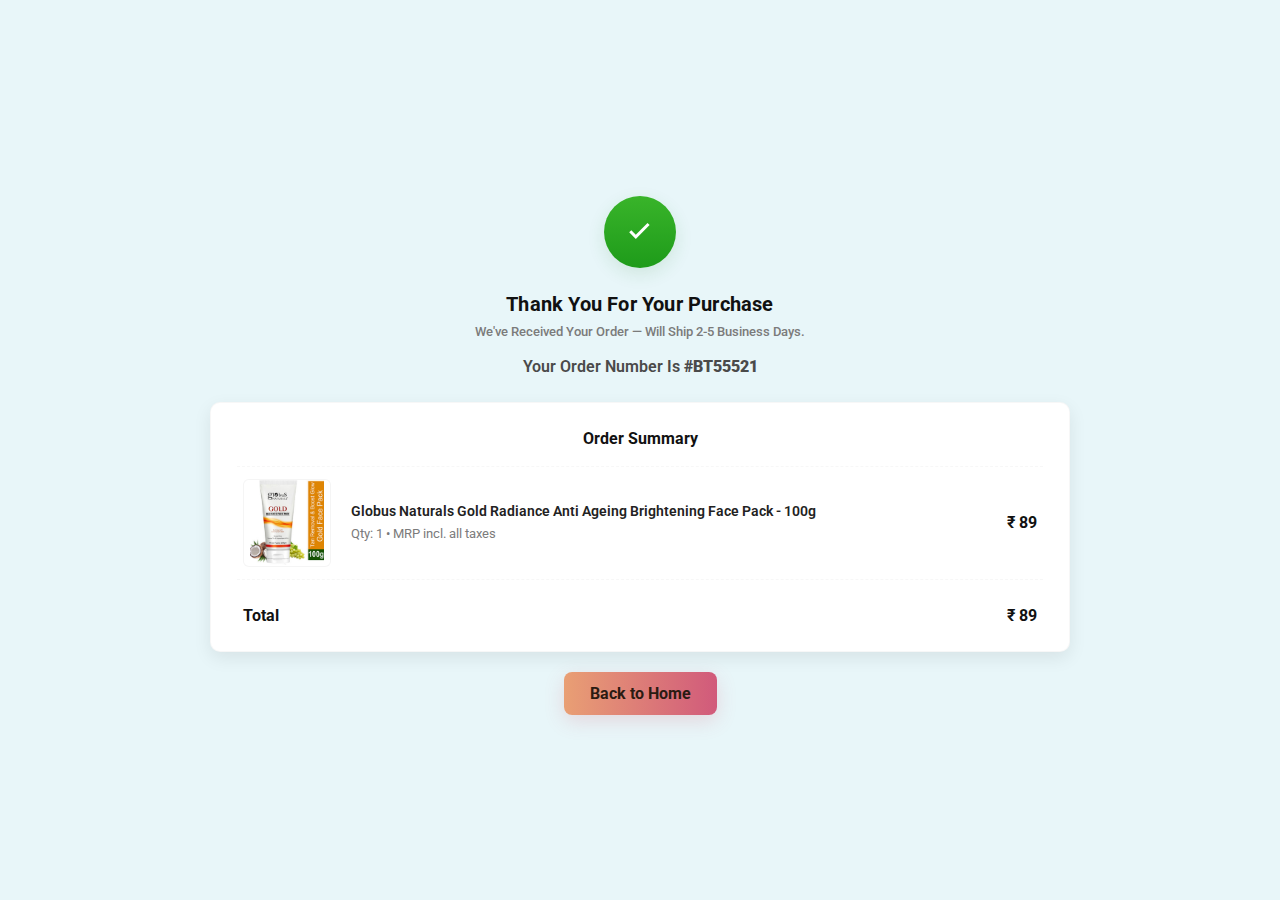
<file: html/sucess.html>
<!doctype html>
<html lang="en">
<head>
  <meta charset="utf-8" />
  <meta name="viewport" content="width=device-width,initial-scale=1" />
  <title>Thank You - Order Confirmation</title>

  <!-- Google font -->
  <link href="https://fonts.googleapis.com/css2?family=Roboto:wght@300;400;500;700&display=swap" rel="stylesheet">

  <style>
    :root{
      --bg: #e8f6f9;
      --card-bg: #ffffff;
      --muted: #7b7b7b;
      --accent-start: #e99f74;
      --accent-end: #d15a7b;
      --green: #2db32d;
      --shadow: 0 6px 18px rgba(10,10,10,0.08);
      --radius: 8px;
      --max-width: 860px;
    }

    *{ box-sizing: border-box; }
    html,body{
      height:100%;
      margin:0;
      font-family: 'Roboto', system-ui, -apple-system, "Segoe UI", Roboto, "Helvetica Neue", Arial;
      background: var(--bg);
      color: #111;
      -webkit-font-smoothing:antialiased;
      -moz-osx-font-smoothing:grayscale;
    }

    .wrap{
      min-height:100vh;
      display:flex;
      align-items:center;
      justify-content:center;
      padding:48px 20px;
    }

    .panel{
      width:100%;
      max-width: var(--max-width);
      text-align:center;
    }

    /* top check mark */
    .check {
      width:72px;
      height:72px;
      border-radius:999px;
      background: linear-gradient(180deg,#39b42a,#1e9b1a);
      display:inline-flex;
      align-items:center;
      justify-content:center;
      margin:10px auto 18px;
      box-shadow: 0 6px 18px rgba(30,120,30,0.12);
    }
    .check svg{ width:36px; height:36px; fill:white; }

    h1{
      font-size:20px;
      margin:6px 0 8px;
      font-weight:700;
      letter-spacing:0.2px;
    }

    .subtitle{
      color:var(--muted);
      font-size:13px;
      margin-bottom:18px;
      font-weight:500;
    }

    .order-number {
      color:#4a4a4a;
      font-weight:600;
      margin-bottom:26px;
    }

    /* Card */
    .card{
      background: var(--card-bg);
      border-radius:10px;
      padding:26px;
      text-align:left;
      box-shadow: var(--shadow);
      border: 1px solid rgba(0,0,0,0.03);
    }

    .order-title{
      text-align:center;
      font-weight:700;
      margin-bottom:18px;
      color:#111;
    }

    .item-row{
      display:flex;
      gap:20px;
      align-items:center;
      padding:12px 6px;
      border-top:1px dashed rgba(0,0,0,0.03);
      border-bottom:1px dashed rgba(0,0,0,0.03);
    }

    .product-thumb{
      width:88px;
      height:88px;
      flex: 0 0 88px;
      border:1px solid rgba(0,0,0,0.04);
      border-radius:6px;
      overflow:hidden;
      display:flex;
      align-items:center;
      justify-content:center;
      background: #fff;
    }
    .product-thumb img{
      max-width:100%;
      max-height:100%;
      object-fit:contain;
      display:block;
    }

    .product-info{
      flex:1;
      font-size:14px;
      color:#222;
      line-height:1.25;
    }
    .product-info .name{
      font-weight:600;
      margin-bottom:6px;
    }
    .price{
      font-weight:700;
      min-width:80px;
      text-align:right;
      font-size:16px;
    }

    .summary-row{
      display:flex;
      justify-content:space-between;
      align-items:center;
      padding:18px 6px 0;
      font-weight:700;
    }

    /* Centered button */
    .footer{
      display:flex;
      justify-content:center;
      margin-top:20px;
    }
    .btn-home{
      display:inline-block;
      padding:12px 26px;
      border-radius:8px;
      font-weight:700;
      text-decoration:none;
      color:#2b1b12;
      background: linear-gradient(90deg, var(--accent-start), var(--accent-end));
      box-shadow: 0 6px 20px rgba(210,80,100,0.18);
      border: none;
      cursor:pointer;
      transition: transform .12s ease, box-shadow .12s ease;
    }
    .btn-home:active{ transform: translateY(1px); }
    .btn-home:focus{ outline: 3px solid rgba(209,90,123,0.18); }

    /* small screens */
    @media (max-width:600px){
      .item-row{ flex-direction:row; gap:12px; }
      .product-thumb{ width:72px; height:72px; flex:0 0 72px; }
      .price{ min-width:60px; font-size:15px; }
      .card{ padding:18px; }
      h1{ font-size:18px; }
    }

  </style>
</head>
<body>
  <div class="wrap">
    <div class="panel">

      <!-- Check icon -->
      <div class="check" role="img" aria-label="Success">
        <svg viewBox="0 0 24 24" aria-hidden="true">
          <path d="M9.2 16.6l-4.4-4.4 1.4-1.4 3 3 7.8-7.8 1.4 1.4z"/>
        </svg>
      </div>

      <h1>Thank You For Your Purchase</h1>
      <div class="subtitle">We've Received Your Order — Will Ship 2-5 Business Days.</div>
      <div class="order-number">Your Order Number Is <strong>#BT55521</strong></div>

      <div class="card" role="region" aria-label="Order summary">
        <div class="order-title">Order Summary</div>

        <!-- item -->
        <div class="item-row" aria-hidden="false">
          <div class="product-thumb" aria-hidden="true">
            <!-- change src if you want -->
            <img src="../images/imagebb.png" alt="Product image">
          </div>

          <div class="product-info">
            <div class="name">Globus Naturals Gold Radiance Anti Ageing Brightening Face Pack - 100g</div>
            <div class="meta" style="color:var(--muted); font-size:13px;">Qty: 1 • MRP incl. all taxes</div>
          </div>

          <div class="price">₹ 89</div>
        </div>

        <!-- total -->
        <div class="summary-row" style="border-top:none; margin-top:8px;">
          <div>Total</div>
          <div>₹ 89</div>
        </div>
      </div>

      <div class="footer">
        <a class="btn-home" href="index.html">Back to Home</a>
      </div>

    </div>
  </div>
</body>
</html>
</file>
<file: css/index.css>
/* About us */
* {
      margin: 0;
      padding: 0;
      box-sizing: border-box;
      font-family: 'Roboto', sans-serif;
    }

    /* ---------- HEADER ---------- */
    header {
      display: flex;
      align-items: center;
      justify-content: space-between;
      padding: 10px 20px;
      background: #fff;
      border-bottom: 1px solid #ddd;
      flex-wrap: wrap;
    }

    /* Logo */
    .logo {
      display: flex;
      align-items: center;
      gap: 8px;
    }
    .logo img {
      width: 115px;
    }
    .logo span {
      font-size: 20px;
      font-weight: bold;
      color: #2ca84f;
    }

    /* Search Bar */
    .search-bar {
      flex: 1;
      display: flex;
      align-items: center;
      margin: 0 20px;
      max-width: 600px;
      min-width: 200px;
    }
    .search-bar input {
      flex: 1;
      padding: 10px;
      border: 1px solid #ccc;
      border-right: none;
      border-radius: 4px 0 0 4px;
      outline: none;
      background: #f3f3f3;
    }
    .search-bar button {
      background: linear-gradient(to right, #d35400, #e74c3c);
      color: #fff;
      border: none;
      padding: 10px 20px;
      border-radius: 0 4px 4px 0;
      cursor: pointer;
      font-weight: bold;
    }

    /* Navigation */
    nav {
      display: flex;
      align-items: center;
      gap: 20px;
      flex-wrap: wrap;
    }
    nav a {
      text-decoration: none;
      color: #000;
      font-size: 14px;
      font-weight: bold;
    }
    nav a:not(:last-child) {
      border-right: 1px solid #000;
      padding-right: 10px;
    }

    /* Icons */
    .icons {
      display: flex;
      gap: 15px;
      align-items: center;
      margin-left: 10px;
    }
    .icons i {
      font-size: 16px;
      cursor: pointer;
    }

    /* ---------- CATEGORY NAV ---------- */
    .category-nav {
      background: #4cb1d3;
      padding: 20px 30px;
      display: flex;
      align-items: center;
      flex-wrap: wrap;
      gap: 30px;
    }
    .category-nav a {
      text-decoration: none;
      color: #fff;
      font-weight: bold;
      font-size: 18px;
    }
    .category-nav img {
      height: 50px;
      margin-right: 10px;
    }

    /* ---------- BREADCRUMB ---------- */
    .breadcrumb {
      padding: 15px 20px;
      font-size: 18px;
      color: #555;
    }
    .breadcrumb a {
      text-decoration: none;
      color: #000;
    }

    /* ---------- ABOUT US BANNER ---------- */
    .about-banner  {
      background: url('../images/about\ header.png') no-repeat center/cover;
      display: flex;
      align-items: center;
      justify-content: center;
      min-height: 200px;
    }

    .stats {
  display: flex;
  flex-wrap: wrap;          /* allow wrapping on small screens */
  justify-content: center;  /* center the items */
  gap: 20px;
  padding: 40px 20px;
  background: #fff;
}

.stat-item {
  flex: 1 1 150px;   /* grow, shrink, base width */
  max-width: 180px;
  text-align: center;
}

.circle {
  width: 120px;
  height: 120px;
  border: 1px dashed #999;
  border-radius: 50%;
  display: flex;
  align-items: center;
  justify-content: center;
  margin: 0 auto 10px;
}

.circle img {
  max-width: 70%;
  max-height: 70%;
}

.stat-item p {
  font-size: 0.95rem;
  line-height: 1.4;
  margin: 0;
}

.about-logo {
  gap: 8px;
  margin-bottom: 20px;
}
.about-logo img {
  width: 300px;
  height: auto;
  justify-content: center;
  margin-left: 600px;
}
.about-logo h2 {
  font-size: 23px;
  font-weight: bold;
  letter-spacing: 4px;
  text-align: center;
  margin-top: 20px;
}
    /* ---------- RESPONSIVE ---------- */
@media (max-width: 768px) {
  header {
    flex-direction: column;
    align-items: stretch;
  }
 .search-bar {
    margin: 10px 0;
    width: 100%;
  }
  nav {
    justify-content: space-between;
    width: 100%;
  }
 .category-nav {
    justify-content: center;
  }
 .circle {
    width: 90px;
    height: 90px;
  }

  .stat-item p {
    font-size: 0.85rem;
  }
}

    /* footer */
.top {
    background-color: #E1F3FA;
    padding: 20px;
}
.trust-band {
  display: flex;
  justify-content: space-around;
  text-align: center;
  padding: 40px 20px;
  flex-wrap: wrap;
  border-bottom: 1px solid #ddd;
}

.trust-item {
  flex: 1 1 200px;
  padding: 20px;
}

.trust-item .icon {
  font-size: 45px;
  margin-bottom: 10px;
}

.trust-item h3 {
  margin: 0;
  font-size: 25px;
  font-weight: bold;
}

/* Footer */
.footer {
  display: grid;
  grid-template-columns: repeat(auto-fit, minmax(200px, 1fr));
  gap: 30px;
  padding: 30px;
}

.footer-col h4 {
  font-size: 23px;
  margin-bottom: 10px;
}

.footer-col ul {
  list-style: none;
  padding: 0;
  margin: 0;
}

.footer-col ul li {
  margin: 6px 0;
  font-size: 18px;
}


    /* Top section: Keep in touch + payments */
    .back {
        padding: 25px;
    }
    .footer-top {
      display: flex;
      justify-content: space-between;
      align-items: center;
      flex-wrap: wrap;
      margin-bottom: 20px;
    }

    .footer-top h3 {
      font-size: 22px;
      margin-bottom: 10px;
    }

    .social-icons {
      display: flex;
      gap: 15px;
    }

    .social-icons a {
      color: #000;
      font-size: 20px;
      text-decoration: none;
    }

    .payments {
      text-align: right;
    }

    .payments h3 {
      font-size: 22px;
      margin-bottom: 10px;
      font-weight: bold;
    }


    /* Middle content */
    .footer-content {
      font-size: 16px;
      line-height: 1.6;
      margin-bottom: 20px;
      color: #222;
    }

    /* Bottom links */
    .footer-bottom {
      border-top: 1px solid #aaa;
      padding-top: 10px;
      font-size: 15px;
      display: flex;
      flex-wrap: wrap;
      justify-content: space-between;
      align-items: center;
      gap: 10px;
    }

    .footer-links {
      display: flex;
      gap: 15px;
      flex-wrap: wrap;
    }

    .footer-links a {
      text-decoration: none;
      color: #000;
    }

    .footer-logo img {
      width: 90px;
    }



    /* Responsive */
    @media (max-width: 768px) {
       .trust-band {
        flex-direction: column;
        text-align: center;
      } 
      .footer-top {
        flex-direction: column;
        align-items: flex-start;
      }
      .payments {
        text-align: left;
        margin-top: 15px;
      }
      .footer-bottom {
        flex-direction: column;
        align-items: flex-start;
      }
    }

    /* contact */
    /* Layout wrapper */
.contact-wrapper {
  display: flex;
  flex-wrap: wrap;
}

/* Sidebar styles */
.sidebar {
  flex: 1 1 250px;
  padding: 20px;
  background: #ecf9fb;
}

.sidebar h2 {
  font-size: 1rem;
  margin-bottom: 20px;
  font-weight: bold;
}

.sidebar nav ul {
  list-style: none;
}

.sidebar nav ul li {
  margin-bottom: 10px;
}

.sidebar nav ul li a {
  display: block;
  text-decoration: none;
  color: #ffffff;
  background: #5b82c2;
  padding: 10px 15px;
  border-radius: 4px;
  transition: background 0.3s;
  text-transform: uppercase;
  font-size: 0.9rem;
}

.sidebar nav ul li a:hover,
.sidebar nav ul li a.active {
  background: #3d5f9b;
}

/* Banner styles */
.banner {
  flex: 3 1 600px;
  background: url('../images/contact.png') no-repeat center/cover;
  display: flex;
  align-items: center;
  justify-content: center;
  min-height: 200px;
}

.banner-content h1 {
  font-size: 3rem;
  color: #fff;
  font-weight: bold;
  text-shadow: 2px 2px 4px rgba(0,0,0,0.3);
}

.contact-section {
  padding: 40px 20px;
}

.contact-container {
  display: flex;
  gap: 30px;
  flex-wrap: wrap;
}

/* Left side info */
.contact-info {
  flex: 1 1 250px;
}

.contact-info h3 {
  color: #3a7bd5;
  font-size: 22px;
  margin-bottom: 10px;
}

.contact-info p {
  font-size: 18px;
  line-height: 1.5rem;
  font-weight: bold;
}

/* Right side form */
.contact-form {
  flex: 3 1 600px;
  background: #ecf9fb;
  border: 1px solid #000;
  padding: 20px;
  box-shadow: 0 2px 8px rgba(0,0,0,0.1);
}

.contact-form form {
  display: flex;
  flex-direction: column;
}

.contact-form label {
  margin: 10px 0 5px;
  font-weight: bold;
}

.contact-form input,
.contact-form textarea {
  width: 80%;
  border: none;
  border-bottom: 1px solid #000;
  background: transparent;
  padding: 8px;
  font-size: 1rem;
  margin-bottom: 10px;
  outline: none;
}

.contact-form input:focus,
.contact-form textarea:focus {
  border-color: #3a7bd5;
}

/* Gradient button */
.submit-btn {
  align-self: flex-start;
  background: linear-gradient(to right, #f39c12, #e74c3c);
  color: #fff;
  border: none;
  padding: 12px 40px;
  font-size: 1rem;
  border-radius: 25px;
  cursor: pointer;
  margin-top: 10px;
  transition: opacity 0.3s;
}

.submit-btn:hover {
  opacity: 0.8;
}


/* Responsive */
@media (max-width: 768px) {
  .contact-wrapper {
    flex-direction: column;
  }
  .banner-content h1 {
    font-size: 2rem;
    text-align: center;
    padding: 20px;
  }
  .contact-container {
    flex-direction: column;
  }
  .submit-btn {
    width: 100%;
    text-align: center;
  }
}

/* home */
.promo-section {
  padding: 20px;
}

.promo-container {
  display: flex;
  flex-wrap: wrap;
  gap: 20px;
}

/* Left big banner */
.big-banner {
  flex: 2 1 600px;
  display: flex;
  justify-content: space-between;
  align-items: center;
  background: #f5f5f5;
  padding: 20px;
  border-radius: 6px;
}

.banner-text {
  flex: 1;
}

.banner-text h2 {
  font-size: 2rem;
  font-weight: bold;
  margin-bottom: 10px;
}

.banner-text p {
  font-size: 1.2rem;
  margin-bottom: 15px;
}

.banner-text .price {
  color: #e60000;
  font-weight: bold;
}

.shop-btn {
  display: inline-block;
  background: #000;
  color: #fff;
  text-decoration: none;
  padding: 10px 20px;
  border-radius: 4px;
}

.banner-image {
  flex: 1;
  display: flex;
  justify-content: center;
}

.banner-image img {
  width: 100%;
  height: auto;
  border-radius: 4px;
  transition: opacity 0.5s ease;
}

/* Right side categories */
.categories {
  flex: 1 1 250px;
  display: flex;
  flex-direction: column;
  gap: 15px;
}

.category-card {
  background: #fff;
  text-align: center;
  padding: 15px;
  border-radius: 4px;
  border-bottom: 1px solid #ccc;
}

.category-card img {
  max-width: 80px;
  height: auto;
  margin-bottom: 10px;
}

.category-card .title {
  font-weight: bold;
  margin-bottom: 5px;
}

.category-card a {
  text-decoration: none;
  font-weight: bold;
  color: #000;
  font-size: 0.9rem;
}

    .product-card1 {
      border: 1px solid #ddd;
      border-radius: 12px;
      padding: 15px;
      text-align: center;
      background: #fff;
      height: 100%;
      transition: transform 0.3s;
      text-decoration: none;
      color: inherit;
      display: block;
    }
    .product-card1:hover {
      transform: translateY(-5px);
      box-shadow: 0 6px 12px rgba(0,0,0,0.1);
    }
    .product-card1 img {
      max-height: 150px;
      object-fit: contain;
      margin-bottom: 10px;
    }
    .product-name1 {
      font-size: 14px;
      font-weight: 500;
      min-height: 40px;
    }
    .product-price1 {
      font-size: 16px;
      font-weight: bold;
      color: #007bff;
    }


/* Responsive */
@media (max-width: 900px) {
  .big-banner {
    flex-direction: column;
    text-align: center;
  }
  .banner-image img {
    margin-top: 20px;
  }
}

@media (max-width: 768px) {
  .promo-container {
    flex-direction: column;
  }
  .categories {
    flex-direction: row;
    flex-wrap: wrap;
    justify-content: center;
  }
  .category-card {
    flex: 1 1 45%;
  }
}

/* gold */
.product-img-main {
      max-height: 350px;
      object-fit: contain;
      width: 100%;
    }
    .thumb-img {
      max-height: 80px;
      object-fit: contain;
      border: 1px solid #ddd;
      padding: 5px;
      margin-right: 8px;
      border-radius: 6px;
      cursor: pointer;
    }
    .product-price {
      font-size: 24px;
      font-weight: bold;
      color: #000;
    }
    .product-mrp {
      text-decoration: line-through;
      color: #888;
      margin-left: 10px;
      font-size: 16px;
    }
    .product-offer {
      color: #28a745;
      font-size: 16px;
      margin-left: 10px;
    }
    .btn-buy {
      background: linear-gradient(90deg, #ff6a00, #ee0979);
      color: #fff;
      font-weight: bold;
    }
    .btn-cart {
      border: 2px solid #ff6a00;
      font-weight: bold;
      color: #ff6a00;
    }
    .btn-cart:hover {
      background: #ff6a00;
      color: #fff;
    }
    .nav-tabs .nav-link {
      font-weight: 600;
      font-size: 16px;
      color: #000;
    }
    .nav-tabs .nav-link.active {
      border-bottom: 3px solid #007bff;
      color: #007bff;
    }
    .tab-content {
      border: 1px solid #ddd;
      border-top: none;
      padding: 20px;
      background: #fff;
    }
    .tab-content p {
      margin-bottom: 8px;
      font-size: 15px;
    }
    .tab-label {
      font-weight: 600;
      color: #555;
    }

    /* Mobile */
     :root{
    --bg:#f6f8fb;
    --card:#ffffff;
    --muted:#6b7280;
    --border:#e6eef2;
    --accent:#0f172a;
    --green:#10b981;
    --max-width:1200px;
  }

  .container{
    max-width:var(--max-width);
    margin:18px auto;
    display:grid;
    grid-template-columns: 260px 1fr;
    gap:18px;
    padding:12px;
  }

  /* Sidebar */
  .sidebar{
    background:#fff;
    border:1px solid var(--border);
    border-radius:6px;
    padding:12px;
    box-shadow: 0 6px 14px rgba(16,24,40,0.04);
    height:fit-content;
  }
  .filter-title{font-weight:700;margin:6px 0 12px}
  .filter-section{margin-bottom:12px}
  .filter-section h4{font-size:13px;margin:6px 0;color:var(--muted);}
  .filter-section label{display:flex;align-items:center;gap:8px;font-size:13px;color:#222;margin:6px 0}
  .clear{color:#0ea5b7;font-size:12px;float:right;cursor:pointer}

  /* Top area */
  .topbar{
    grid-column: 1 / -1;
    display:flex;
    align-items:center;
    justify-content:space-between;
    gap:12px;
    padding:6px 2px 14px;
  }
  .title{font-weight:700;font-size:18px}
  .meta{color:var(--muted);font-size:13px}
  .sort{text-align:right;font-size:13px;color:var(--muted)}

  /* Main area */
  .main-head{
    display:flex;
    align-items:center;
    justify-content:space-between;
    gap:12px;
    margin-bottom:8px;
  }
  .main-head .title{font-size:16px;font-weight:700}
  .main-head .meta{color:var(--muted);font-size:13px}

  /* grid: 4 columns like screenshot */
  .grid{
    display:grid;
    grid-template-columns: repeat(4, 1fr);
    gap:18px;
  }

  .card{
    background:var(--card);
    border:1px solid var(--border);
    border-radius:6px;
    padding:12px;
    text-align:center;
    min-height:320px;
    display:flex;
    flex-direction:column;
    box-shadow: 0 6px 12px rgba(12,20,30,0.03);
  }

  .card a {
    text-decoration: none;
    color: #000;
  }

  .thumb{
    height:180px;
    display:flex;
    align-items:center;
    justify-content:center;
    border-radius:4px;
    border:1px solid #eef6f8;
    overflow:hidden;
    background:#fcfeff;
    margin-bottom:12px;
  }
  .thumb img{max-width:100%; max-height:100%; object-fit:contain; display:block}

  .pname{font-size:13px;font-weight:600;height:38px; overflow:hidden; margin-bottom:6px}
  .pmisc{font-size:12px;color:var(--muted);margin-bottom:10px}
  .price-row{display:flex;justify-content:space-between;align-items:center;margin-top:auto}
  .price{font-weight:800}
  .mrp{font-size:12px;color:var(--muted);text-decoration:line-through;margin-left:8px}

  /* simple footer text below grid */
  .footer { grid-column: 1 / -1; color:var(--muted); font-size:13px; margin-top:12px; }

  /* Responsive rules */
  @media (max-width:1100px){
    .wrap{grid-template-columns: 200px 1fr}
    .grid{grid-template-columns: repeat(3, 1fr)}
  }
  @media (max-width:820px){
    .wrap{grid-template-columns: 1fr; padding:8px}
    .sidebar{height:auto; order:2; border-left:6px solid var(--accent-blue); margin-top:8px}
    .grid{grid-template-columns: repeat(2, 1fr)}
  }
  @media (max-width:440px){
    .grid{grid-template-columns: 1fr}
  }

  /* small visual tweaks */
  .clear{font-size:12px;color:var(--accent-blue);cursor:pointer}
  .muted-sm{color:var(--muted);font-size:12px}

  .timesale img {
    margin-left: 400px;
    margin-bottom: 100px;
  }
</file>
